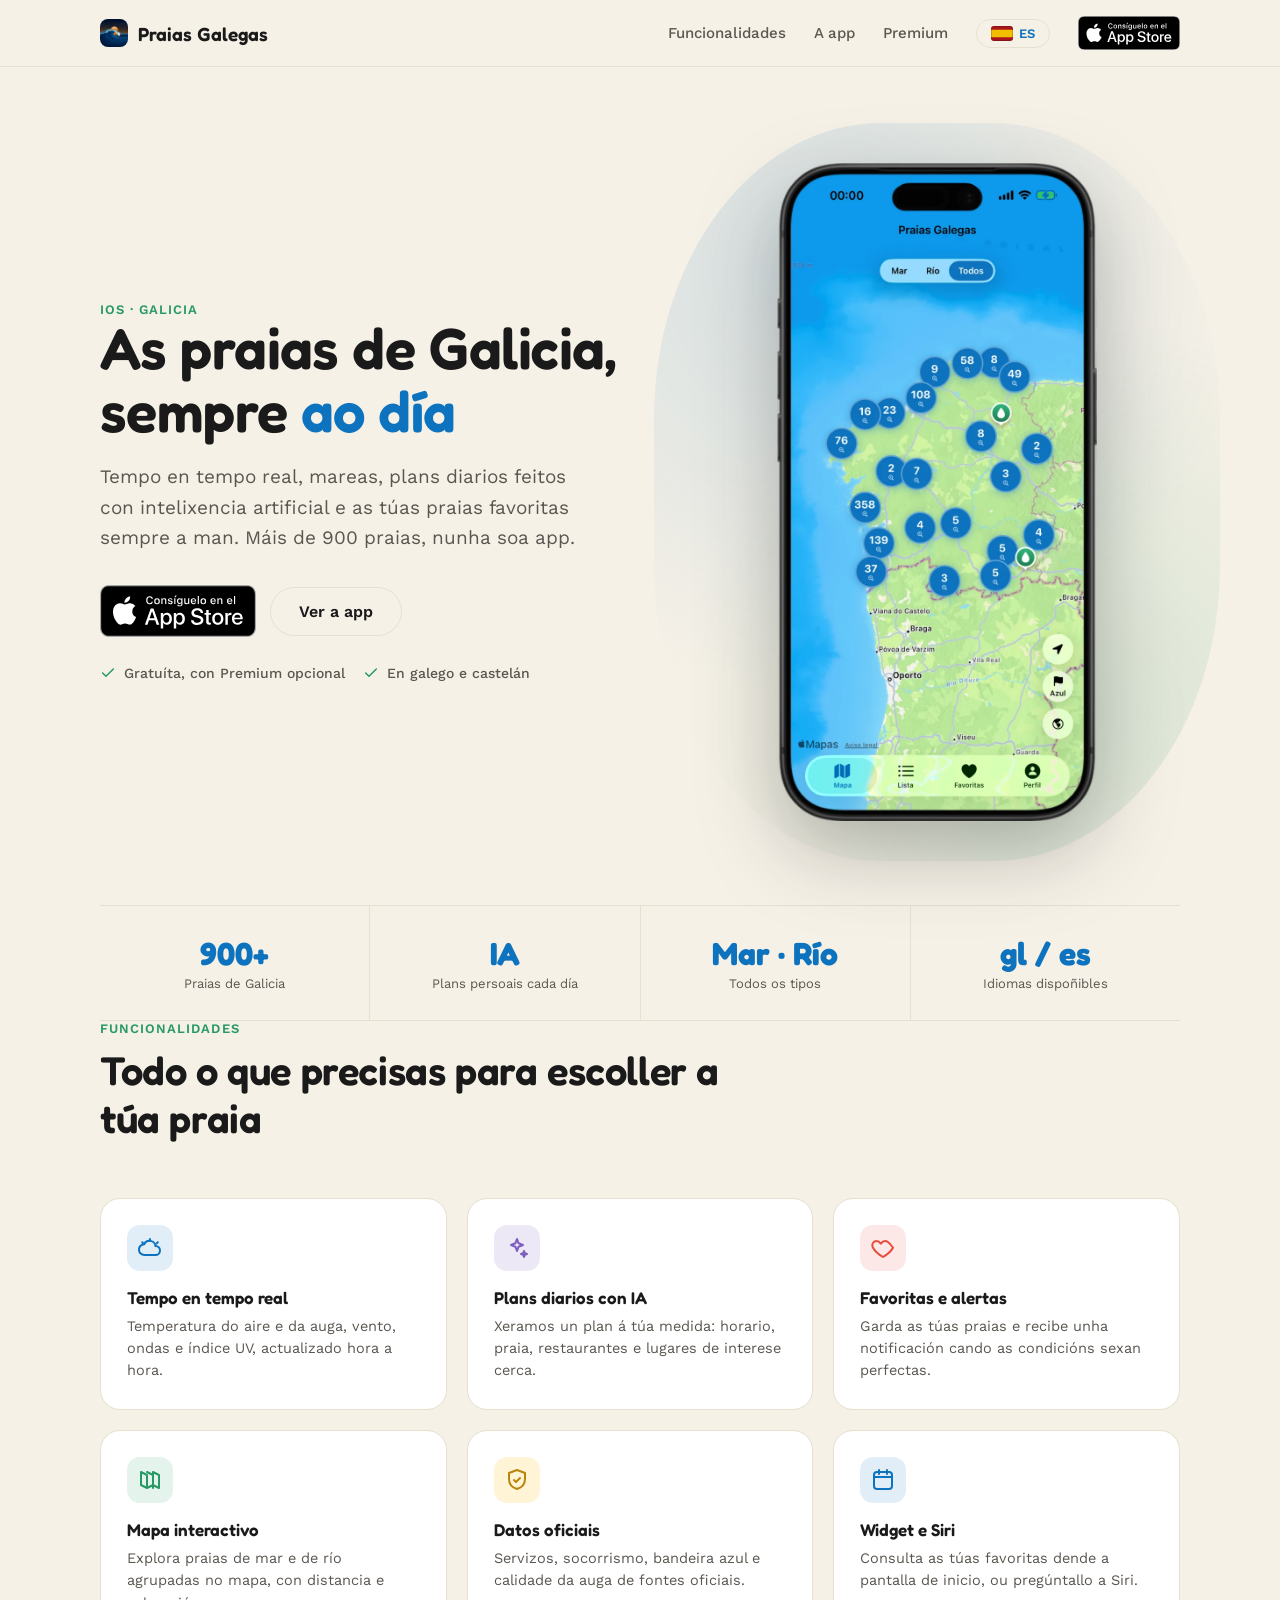
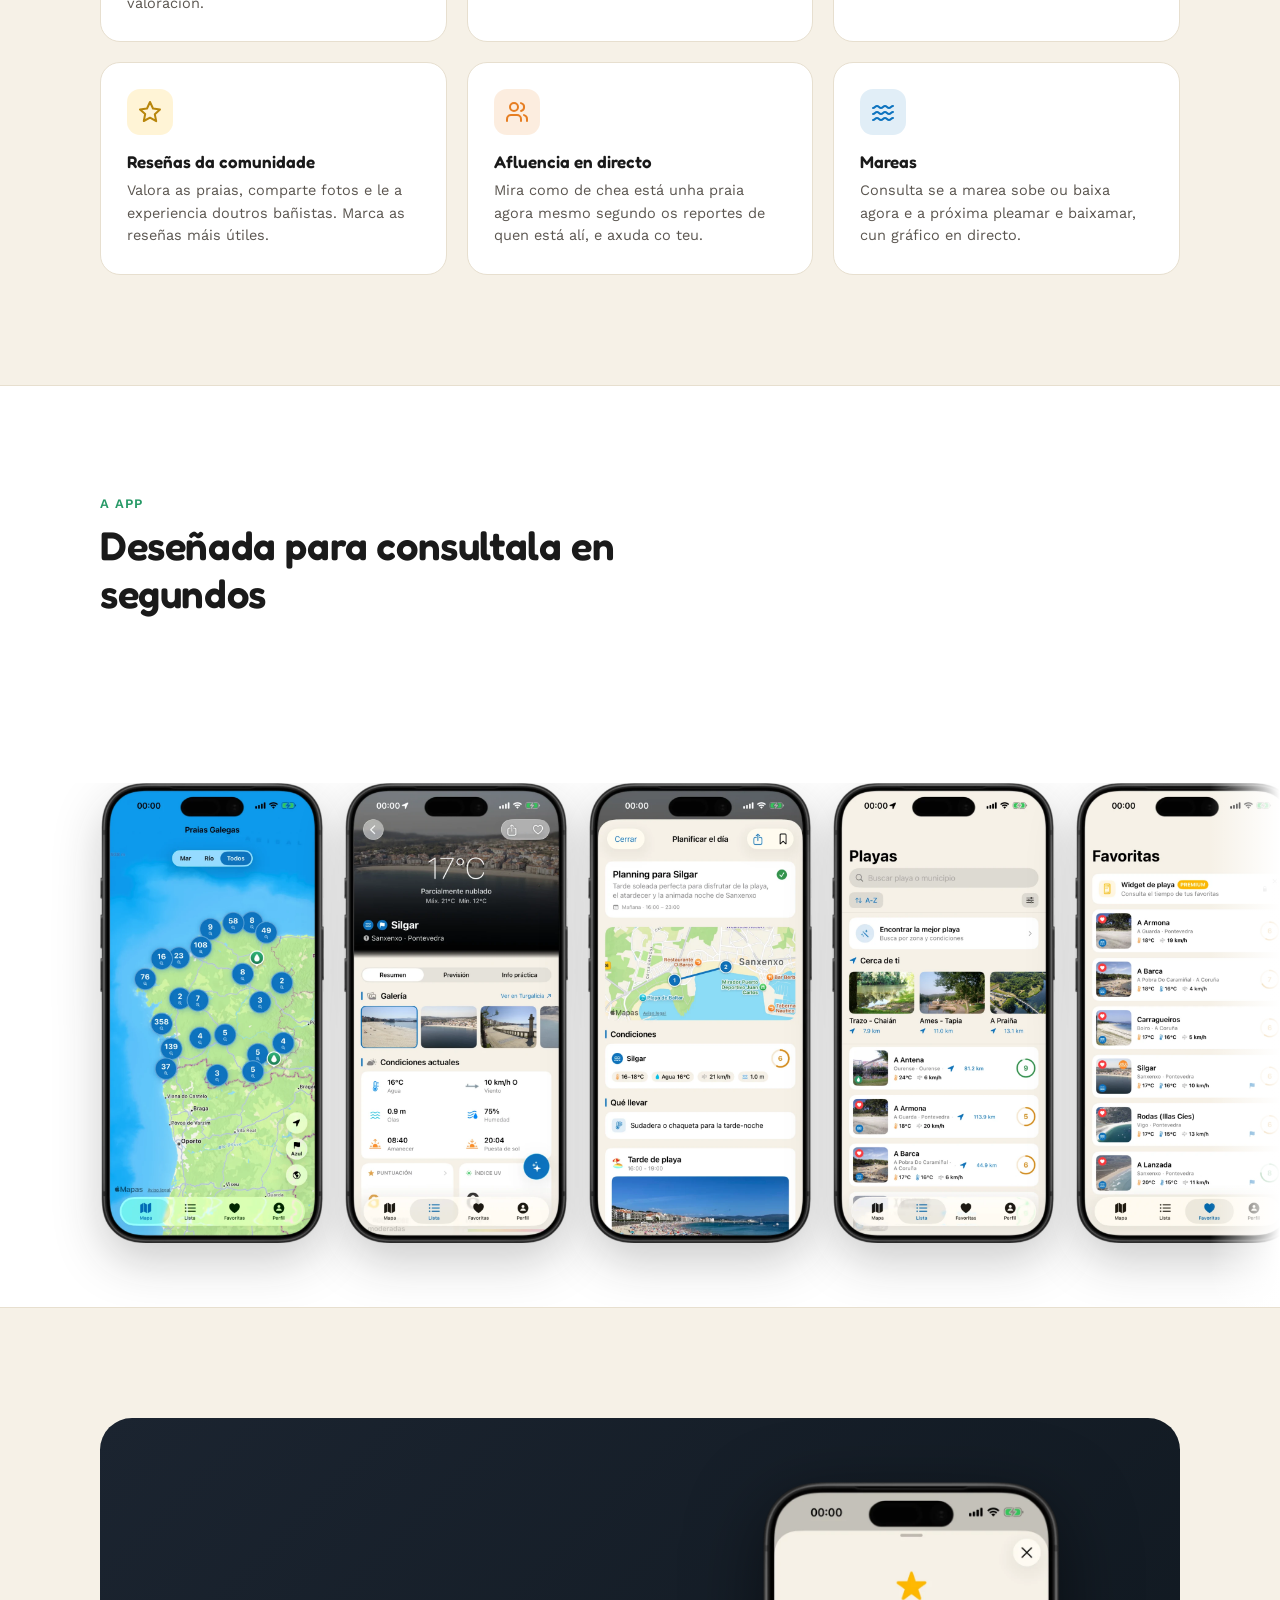
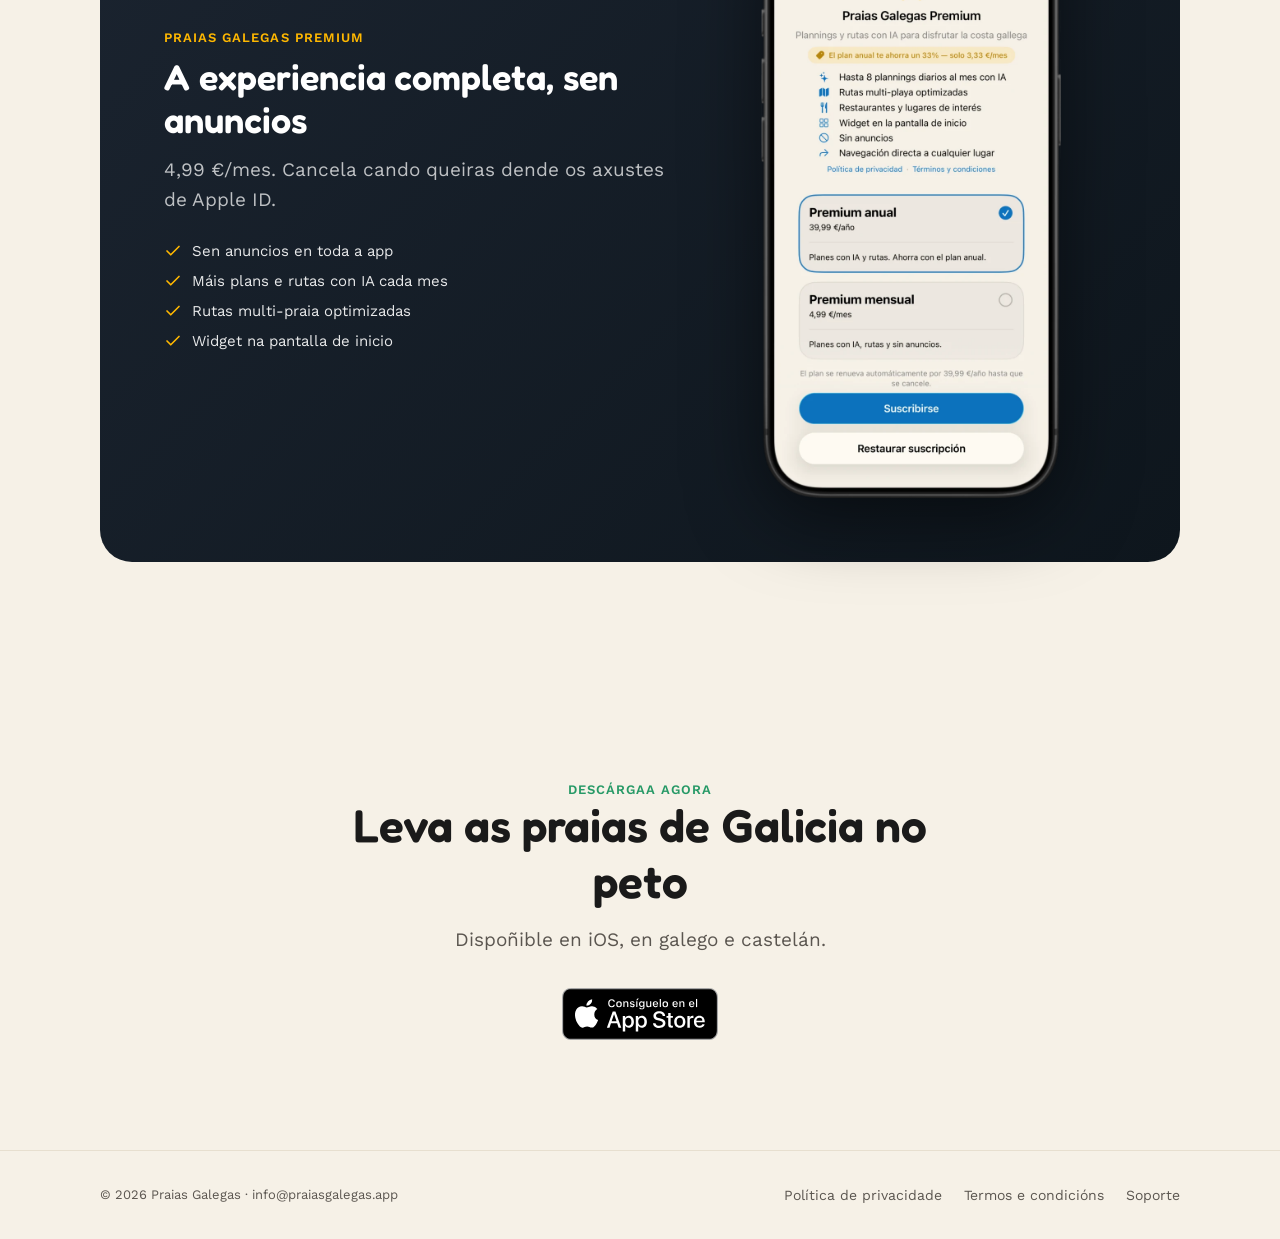
<file: index.html>
<!doctype html>
<html lang="gl">
<head>
<meta charset="utf-8">
<meta name="viewport" content="width=device-width, initial-scale=1.0">
<title>Praias Galegas — as mellores praias de Galicia na túa man</title>
<meta name="description" content="Tempo en tempo real, mareas, plans diarios con IA e as túas praias favoritas. Máis de 900 praias de Galicia, nunha soa app para iOS.">
<link rel="canonical" href="https://praiasgalegas.app/">
<link rel="alternate" hreflang="gl" href="https://praiasgalegas.app/">
<link rel="alternate" hreflang="es" href="https://praiasgalegas.app/index-es.html">
<link rel="icon" type="image/png" href="img/favicon-32.png">
<link rel="apple-touch-icon" href="img/apple-touch-icon.png">
<meta property="og:type" content="website">
<meta property="og:title" content="Praias Galegas — as mellores praias de Galicia na túa man">
<meta property="og:description" content="Tempo en tempo real, mareas, plans diarios con IA e as túas praias favoritas. Máis de 900 praias de Galicia, nunha soa app para iOS.">
<meta property="og:image" content="https://praiasgalegas.app/img/og-image.jpg">
<meta property="og:url" content="https://praiasgalegas.app/">
<meta name="twitter:card" content="summary_large_image">
<link rel="stylesheet" href="https://fonts.googleapis.com/css2?family=Fredoka:wght@500;600;700&family=Work+Sans:wght@400;500;600;700&display=swap">
<style>
  :root{
    --cream:#F6F1E7; --white:#FFFFFF; --ink:#1A1A1A; --ink-soft:#5B5650;
    --ocean:#0D73BF; --ocean-dark:#095A97; --sea:#269966; --gold:#FFB800; --line:#E7DFCF;
  }
  *{box-sizing:border-box}
  html{overflow-x:hidden;scroll-behavior:smooth}
  body{margin:0;background:var(--cream);color:var(--ink);font-family:'Work Sans',sans-serif;-webkit-font-smoothing:antialiased;overflow-x:hidden}
  .wrap[id]{scroll-margin-top:80px}
  h1,h2,h3{font-family:'Fredoka',sans-serif;font-weight:600;margin:0;color:var(--ink)}
  p{margin:0}
  a{text-decoration:none;color:inherit}
  img{max-width:100%}
  .wrap{max-width:1160px;margin:0 auto;padding-inline:clamp(20px,4vw,40px)}
  .btn{display:inline-flex;align-items:center;justify-content:center;gap:8px;font-family:'Work Sans',sans-serif;font-weight:600;font-size:16px;padding:14px 28px;border-radius:999px;border:none;cursor:pointer;transition:transform .15s ease,background .15s ease}
  .btn:hover{transform:translateY(-1px)}
  .btn-ghost{background:transparent;color:var(--ink);border:1.5px solid var(--line)}
  .btn-ghost:hover{border-color:var(--ocean);color:var(--ocean)}
  .badge{display:inline-flex;transition:transform .15s ease}
  .badge:hover{transform:translateY(-1px)}
  .badge img{display:block;height:100%;width:auto}
  .badge-sm{height:34px}
  .badge-lg{height:52px}
  section{padding-block:clamp(56px,9vw,110px)}
  .eyebrow{font-size:13px;font-weight:600;letter-spacing:.08em;text-transform:uppercase;color:var(--sea)}
  .lead{font-size:clamp(17px,1.6vw,19px);color:var(--ink-soft);line-height:1.6}
  header{position:sticky;top:0;z-index:20;background:rgba(246,241,231,.85);backdrop-filter:blur(10px);border-bottom:1px solid var(--line)}
  .header-row{display:flex;align-items:center;justify-content:space-between;padding-block:16px}
  .brand{display:flex;align-items:center;gap:10px;font-family:'Fredoka',sans-serif;font-weight:600;font-size:19px}
  .brand-logo{width:28px;height:28px;border-radius:8px;display:block}
  nav{display:flex;align-items:center;gap:28px}
  nav a.navlink{font-size:15px;font-weight:500;color:var(--ink-soft)}
  nav a.navlink:hover{color:var(--ocean)}
  .nav-links{display:flex;gap:28px}
  @media (max-width:760px){ .nav-links{display:none} }
  .lang-switch{display:inline-flex;align-items:center;gap:6px;font-weight:600;font-size:13px;color:var(--ocean);border:1px solid var(--line);border-radius:999px;padding:6px 14px;white-space:nowrap}
  .lang-switch svg{display:block;flex:none}
  .lang-switch:hover{border-color:var(--ocean);background:rgba(13,115,191,.06)}
  .hero{padding-top:clamp(56px,9vw,96px)}
  .hero-grid{display:grid;grid-template-columns:1.05fr .95fr;gap:56px;align-items:center}
  @media (max-width:900px){ .hero-grid{grid-template-columns:1fr;gap:40px;text-align:center} .hero-actions{justify-content:center} .hero-badges{justify-content:center} }
  .hero h1{font-size:clamp(34px,4.6vw,58px);line-height:1.08;letter-spacing:-.01em}
  .hero .accent{color:var(--ocean)}
  .hero-lead{margin-top:20px;max-width:480px}
  @media (max-width:900px){ .hero-lead{max-width:560px;margin-inline:auto} }
  .hero-actions{display:flex;gap:14px;margin-top:32px;flex-wrap:wrap;align-items:center}
  .hero-badges{display:flex;gap:18px;margin-top:28px;flex-wrap:wrap;align-items:center}
  .hero-badge{display:flex;align-items:center;gap:8px;font-size:14px;color:var(--ink-soft);font-weight:500}
  .hero-badge svg{flex:none;color:var(--sea)}
  .hero-visual{position:relative;display:flex;justify-content:center}
  .hero-visual img{width:min(320px,80vw);filter:drop-shadow(0 30px 40px rgba(20,20,20,.28))}
  .hero-blob{position:absolute;inset:-40px;background:radial-gradient(circle at 30% 20%, rgba(13,115,191,.14), transparent 60%),radial-gradient(circle at 75% 80%, rgba(38,153,102,.14), transparent 55%);z-index:-1;border-radius:40%}
  .stats{display:flex;gap:0;border-top:1px solid var(--line);border-bottom:1px solid var(--line);margin-top:clamp(48px,7vw,84px)}
  .stat{flex:1;padding:28px 12px;text-align:center;border-right:1px solid var(--line)}
  .stat:last-child{border-right:none}
  .stat b{display:block;font-family:'Fredoka',sans-serif;font-size:clamp(24px,3vw,32px);color:var(--ocean)}
  .stat span{font-size:13px;color:var(--ink-soft)}
  @media (max-width:640px){ .stats{flex-wrap:wrap} .stat{flex:1 1 50%;border-right:none;border-bottom:1px solid var(--line)} }
  .section-head{max-width:640px;margin-bottom:clamp(36px,5vw,56px)}
  .section-head h2{font-size:clamp(28px,3.4vw,40px);margin-top:10px;letter-spacing:-.01em}
  .features{display:grid;grid-template-columns:repeat(3,1fr);gap:20px}
  @media (max-width:900px){ .features{grid-template-columns:repeat(2,1fr)} }
  @media (max-width:600px){ .features{grid-template-columns:1fr} }
  .card{background:var(--white);border:1px solid var(--line);border-radius:20px;padding:26px;transition:transform .18s ease,box-shadow .18s ease}
  .card:hover{transform:translateY(-4px);box-shadow:0 18px 36px -20px rgba(20,20,20,.25)}
  .card-icon{width:46px;height:46px;border-radius:13px;display:flex;align-items:center;justify-content:center;margin-bottom:16px}
  .card h3{font-size:17px;margin-bottom:8px}
  .card p{font-size:14.5px;color:var(--ink-soft);line-height:1.55}
  .section-alt{background:var(--white);border-block:1px solid var(--line)}
  .gallery-outer{position:relative}
  .gallery-outer::after{content:'';position:absolute;top:0;right:0;bottom:0;width:70px;background:linear-gradient(to right, transparent, var(--white));pointer-events:none}
  @media (max-width:640px){ .gallery-outer::after{width:36px} }
  .gallery-wrap{overflow-x:auto;max-width:100%;padding-inline:clamp(20px,4vw,40px);scrollbar-width:none}
  .gallery-wrap::-webkit-scrollbar{display:none}
  .gallery{display:flex;gap:20px;width:max-content;padding-bottom:clamp(40px,6vw,64px)}
  .gallery img{height:460px;width:auto;filter:drop-shadow(0 18px 24px rgba(20,20,20,.22))}
  @media (max-width:640px){ .gallery img{height:360px} }
  .premium{background:linear-gradient(135deg,#1B2430,#0E161D);border-radius:32px;padding:clamp(36px,6vw,64px);display:grid;grid-template-columns:1.1fr .9fr;gap:40px;align-items:center;color:#fff}
  @media (max-width:900px){ .premium{grid-template-columns:1fr;text-align:center} .premium-list{align-items:center} }
  .premium .eyebrow{color:var(--gold)}
  .premium h2{color:#fff;font-size:clamp(26px,3.2vw,36px);margin-top:10px}
  .premium p.lead{color:rgba(255,255,255,.72);margin-top:14px}
  .premium-list{list-style:none;margin:26px 0 0;padding:0;display:flex;flex-direction:column;gap:12px}
  .premium-list li{display:flex;align-items:center;gap:10px;font-size:15px;color:rgba(255,255,255,.9)}
  .premium-list svg{flex:none;color:var(--gold)}
  .premium img{width:100%;max-width:300px;justify-self:center;filter:drop-shadow(0 20px 36px rgba(0,0,0,.5))}
  .final-cta{text-align:center}
  .final-cta h2{font-size:clamp(30px,4vw,46px);max-width:640px;margin-inline:auto}
  .final-cta .lead{max-width:480px;margin:16px auto 0}
  .final-cta .hero-actions{justify-content:center}
  footer{border-top:1px solid var(--line);padding-block:36px}
  .footer-row{display:flex;justify-content:space-between;align-items:center;flex-wrap:wrap;gap:16px}
  .footer-links{display:flex;gap:22px;flex-wrap:wrap}
  .footer-links a{font-size:14px;color:var(--ink-soft)}
  .footer-links a:hover{color:var(--ocean)}
  .footer-copy{font-size:13px;color:var(--ink-soft)}
</style>
</head>
<body>

<header>
  <div class="wrap header-row">
    <div class="brand"><img class="brand-logo" src="img/logo.png" alt=""> Praias Galegas</div>
    <nav>
      <div class="nav-links">
        <a class="navlink" href="#funcionalidades">Funcionalidades</a>
        <a class="navlink" href="#capturas">A app</a>
        <a class="navlink" href="#premium">Premium</a>
      </div>
      <a class="lang-switch" href="index-es.html" hreflang="es" title="ES"><svg width="22" height="15" viewBox="0 0 22 15" aria-hidden="true"><defs><clipPath id="fl"><rect width="22" height="15" rx="3"/></clipPath></defs><g clip-path="url(#fl)"><rect width="22" height="15" fill="#AA151B"/><rect y="3.75" width="22" height="7.5" fill="#F1BF00"/></g><rect x=".5" y=".5" width="21" height="14" rx="2.5" fill="none" stroke="rgba(0,0,0,.18)"/></svg>ES</a>
      <a href="https://apps.apple.com/es/app/praias-galegas/id6785082941" class="badge badge-sm" aria-label="Descarga Praias Galegas na App Store"><img src="img/appstore-badge.svg" alt="Descárgao na App Store"></a>
    </nav>
  </div>
</header>

<div class="wrap hero">
  <div class="hero-grid">
    <div>
      <p class="eyebrow">iOS · Galicia</p>
      <h1>As praias de Galicia,<br>sempre <span class="accent">ao día</span></h1>
      <p class="lead hero-lead">Tempo en tempo real, mareas, plans diarios feitos con intelixencia artificial e as túas praias favoritas sempre a man. Máis de 900 praias, nunha soa app.</p>
      <div class="hero-actions">
        <a href="https://apps.apple.com/es/app/praias-galegas/id6785082941" class="badge badge-lg" aria-label="Descarga Praias Galegas na App Store"><img src="img/appstore-badge.svg" alt="Descárgao na App Store"></a>
        <a href="#capturas" class="btn btn-ghost">Ver a app</a>
      </div>
      <div class="hero-badges">
        <div class="hero-badge"><svg width="16" height="16" viewBox="0 0 24 24" fill="none" stroke="currentColor" stroke-width="2.2" stroke-linecap="round" stroke-linejoin="round"><path d="M20 6 9 17l-5-5"/></svg> Gratuíta, con Premium opcional</div>
        <div class="hero-badge"><svg width="16" height="16" viewBox="0 0 24 24" fill="none" stroke="currentColor" stroke-width="2.2" stroke-linecap="round" stroke-linejoin="round"><path d="M20 6 9 17l-5-5"/></svg> En galego e castelán</div>
      </div>
    </div>
    <div class="hero-visual">
      <div class="hero-blob"></div>
      <img src="img/01-mapa.webp" alt="Mapa con máis de 900 praias de Galicia na app Praias Galegas">
    </div>
  </div>

  <div class="stats">
    <div class="stat"><b>900+</b><span>Praias de Galicia</span></div>
    <div class="stat"><b>IA</b><span>Plans persoais cada día</span></div>
    <div class="stat"><b>Mar · Río</b><span>Todos os tipos</span></div>
    <div class="stat"><b>gl / es</b><span>Idiomas dispoñibles</span></div>
  </div>
</div>

<div class="wrap" id="funcionalidades">
  <section style="padding-top:0;">
    <div class="section-head">
      <p class="eyebrow">Funcionalidades</p>
      <h2>Todo o que precisas para escoller a túa praia</h2>
    </div>
    <div class="features">
      <div class="card">
        <div class="card-icon" style="background:rgba(13,115,191,.12);">
          <svg width="24" height="24" viewBox="0 0 24 24" fill="none" stroke="#0D73BF" stroke-width="2" stroke-linecap="round" stroke-linejoin="round"><path d="M17.5 19a4.5 4.5 0 0 0 0-9 6 6 0 0 0-11.4-1.7A4.5 4.5 0 0 0 6.5 19h11Z"/><path d="M12 3v2M4.2 6.2l1.4 1.4M19.8 6.2l-1.4 1.4"/></svg>
        </div>
        <h3>Tempo en tempo real</h3>
        <p>Temperatura do aire e da auga, vento, ondas e índice UV, actualizado hora a hora.</p>
      </div>
      <div class="card">
        <div class="card-icon" style="background:rgba(124,92,191,.14);">
          <svg width="24" height="24" viewBox="0 0 24 24" fill="none" stroke="#7C5CBF" stroke-width="2" stroke-linecap="round" stroke-linejoin="round"><path d="m12 3 1.6 4.3L18 9l-4.4 1.7L12 15l-1.6-4.3L6 9l4.4-1.7L12 3Z"/><path d="M19 15l.8 2.2L22 18l-2.2.8L19 21l-.8-2.2L16 18l2.2-.8L19 15Z"/></svg>
        </div>
        <h3>Plans diarios con IA</h3>
        <p>Xeramos un plan á túa medida: horario, praia, restaurantes e lugares de interese cerca.</p>
      </div>
      <div class="card">
        <div class="card-icon" style="background:rgba(231,76,60,.12);">
          <svg width="24" height="24" viewBox="0 0 24 24" fill="none" stroke="#E74C3C" stroke-width="2" stroke-linecap="round" stroke-linejoin="round"><path d="M12 21s-7.5-4.6-10-9.3C.4 8.4 2 5 5.4 5c2 0 3.4 1.2 4.4 2.6C10.8 6.2 12.2 5 14.2 5 17.6 5 19.2 8.4 22 11.7 19.5 16.4 12 21 12 21Z"/></svg>
        </div>
        <h3>Favoritas e alertas</h3>
        <p>Garda as túas praias e recibe unha notificación cando as condicións sexan perfectas.</p>
      </div>
      <div class="card">
        <div class="card-icon" style="background:rgba(38,153,102,.12);">
          <svg width="24" height="24" viewBox="0 0 24 24" fill="none" stroke="#269966" stroke-width="2" stroke-linecap="round" stroke-linejoin="round"><path d="M9 20 3 17V4l6 3m0 13 6-3m-6 3V7m6 10 6 3V7l-6-3m0 16V4m0 3-6-3"/></svg>
        </div>
        <h3>Mapa interactivo</h3>
        <p>Explora praias de mar e de río agrupadas no mapa, con distancia e valoración.</p>
      </div>
      <div class="card">
        <div class="card-icon" style="background:rgba(255,184,0,.16);">
          <svg width="24" height="24" viewBox="0 0 24 24" fill="none" stroke="#B8860B" stroke-width="2" stroke-linecap="round" stroke-linejoin="round"><path d="M12 2 4 5v6c0 5 3.4 8.6 8 10 4.6-1.4 8-5 8-10V5l-8-3Z"/><path d="m9 12 2 2 4-4"/></svg>
        </div>
        <h3>Datos oficiais</h3>
        <p>Servizos, socorrismo, bandeira azul e calidade da auga de fontes oficiais.</p>
      </div>
      <div class="card">
        <div class="card-icon" style="background:rgba(13,115,191,.12);">
          <svg width="24" height="24" viewBox="0 0 24 24" fill="none" stroke="#0D73BF" stroke-width="2" stroke-linecap="round" stroke-linejoin="round"><rect x="3" y="4" width="18" height="17" rx="3"/><path d="M8 2v4M16 2v4M3 9h18"/></svg>
        </div>
        <h3>Widget e Siri</h3>
        <p>Consulta as túas favoritas dende a pantalla de inicio, ou pregúntallo a Siri.</p>
      </div>
      <div class="card">
        <div class="card-icon" style="background:rgba(255,184,0,.16);">
          <svg width="24" height="24" viewBox="0 0 24 24" fill="none" stroke="#B8860B" stroke-width="2" stroke-linecap="round" stroke-linejoin="round"><path d="m12 2 3 6.5 7 .9-5.2 4.8 1.4 7-6.2-3.5L5.8 21l1.4-7L2 9.4l7-.9L12 2Z"/></svg>
        </div>
        <h3>Reseñas da comunidade</h3>
        <p>Valora as praias, comparte fotos e le a experiencia doutros bañistas. Marca as reseñas máis útiles.</p>
      </div>
      <div class="card">
        <div class="card-icon" style="background:rgba(230,126,34,.14);">
          <svg width="24" height="24" viewBox="0 0 24 24" fill="none" stroke="#E67E22" stroke-width="2" stroke-linecap="round" stroke-linejoin="round"><path d="M16 21v-2a4 4 0 0 0-4-4H6a4 4 0 0 0-4 4v2"/><circle cx="9" cy="7" r="4"/><path d="M22 21v-2a4 4 0 0 0-3-3.9M16 3.1a4 4 0 0 1 0 7.8"/></svg>
        </div>
        <h3>Afluencia en directo</h3>
        <p>Mira como de chea está unha praia agora mesmo segundo os reportes de quen está alí, e axuda co teu.</p>
      </div>
      <div class="card">
        <div class="card-icon" style="background:rgba(13,115,191,.12);">
          <svg width="24" height="24" viewBox="0 0 24 24" fill="none" stroke="#0D73BF" stroke-width="2" stroke-linecap="round" stroke-linejoin="round"><path d="M2 8c2 0 2-2 4-2s2 2 4 2 2-2 4-2 2 2 4 2 2-2 4-2M2 14c2 0 2-2 4-2s2 2 4 2 2-2 4-2 2 2 4 2 2-2 4-2M2 20c2 0 2-2 4-2s2 2 4 2 2-2 4-2 2 2 4 2 2-2 4-2"/></svg>
        </div>
        <h3>Mareas</h3>
        <p>Consulta se a marea sobe ou baixa agora e a próxima pleamar e baixamar, cun gráfico en directo.</p>
      </div>
    </div>
  </section>
</div>

<div class="section-alt">
  <div class="wrap" id="capturas">
    <section>
      <div class="section-head">
        <p class="eyebrow">A app</p>
        <h2>Deseñada para consultala en segundos</h2>
      </div>
    </section>
  </div>
  <div class="gallery-outer">
    <div class="gallery-wrap">
      <div class="gallery wrap">
        <img src="img/01-mapa.webp" alt="Mapa con máis de 900 praias de Galicia">
        <img src="img/02-tempo.webp" alt="Tempo en tempo real na ficha de cada praia">
        <img src="img/03-planning.webp" alt="Plans diarios xerados con intelixencia artificial">
        <img src="img/04-lista.webp" alt="Lista de praias preto de ti">
        <img src="img/05-favoritas.webp" alt="As túas praias favoritas">
        <img src="img/06-premium.webp" alt="Praias Galegas Premium, sen anuncios">
      </div>
    </div>
  </div>
</div>

<div class="wrap" id="premium">
  <section>
    <div class="premium">
      <div>
        <p class="eyebrow">Praias Galegas Premium</p>
        <h2>A experiencia completa, sen anuncios</h2>
        <p class="lead">4,99&nbsp;€/mes. Cancela cando queiras dende os axustes de Apple ID.</p>
        <ul class="premium-list">
          <li><svg width="18" height="18" viewBox="0 0 24 24" fill="none" stroke="currentColor" stroke-width="2.2" stroke-linecap="round" stroke-linejoin="round"><path d="M20 6 9 17l-5-5"/></svg> Sen anuncios en toda a app</li>
          <li><svg width="18" height="18" viewBox="0 0 24 24" fill="none" stroke="currentColor" stroke-width="2.2" stroke-linecap="round" stroke-linejoin="round"><path d="M20 6 9 17l-5-5"/></svg> Máis plans e rutas con IA cada mes</li>
          <li><svg width="18" height="18" viewBox="0 0 24 24" fill="none" stroke="currentColor" stroke-width="2.2" stroke-linecap="round" stroke-linejoin="round"><path d="M20 6 9 17l-5-5"/></svg> Rutas multi-praia optimizadas</li>
          <li><svg width="18" height="18" viewBox="0 0 24 24" fill="none" stroke="currentColor" stroke-width="2.2" stroke-linecap="round" stroke-linejoin="round"><path d="M20 6 9 17l-5-5"/></svg> Widget na pantalla de inicio</li>
        </ul>
      </div>
      <img src="img/06-premium.webp" alt="Praias Galegas Premium">
    </div>
  </section>
</div>

<div class="wrap">
  <section class="final-cta">
    <p class="eyebrow">Descárgaa agora</p>
    <h2>Leva as praias de Galicia no peto</h2>
    <p class="lead">Dispoñible en iOS, en galego e castelán.</p>
    <div class="hero-actions">
      <a href="https://apps.apple.com/es/app/praias-galegas/id6785082941" class="badge badge-lg" aria-label="Descarga Praias Galegas na App Store"><img src="img/appstore-badge.svg" alt="Descárgao na App Store"></a>
    </div>
  </section>
</div>

<footer>
  <div class="wrap footer-row">
    <div class="footer-copy">© 2026 Praias Galegas · info@praiasgalegas.app</div>
    <div class="footer-links">
      <a href="privacidade.html">Política de privacidade</a>
      <a href="termos.html">Termos e condicións</a>
      <a href="soporte-gl.html">Soporte</a>
    </div>
  </div>
</footer>

</body>
</html>
</file>
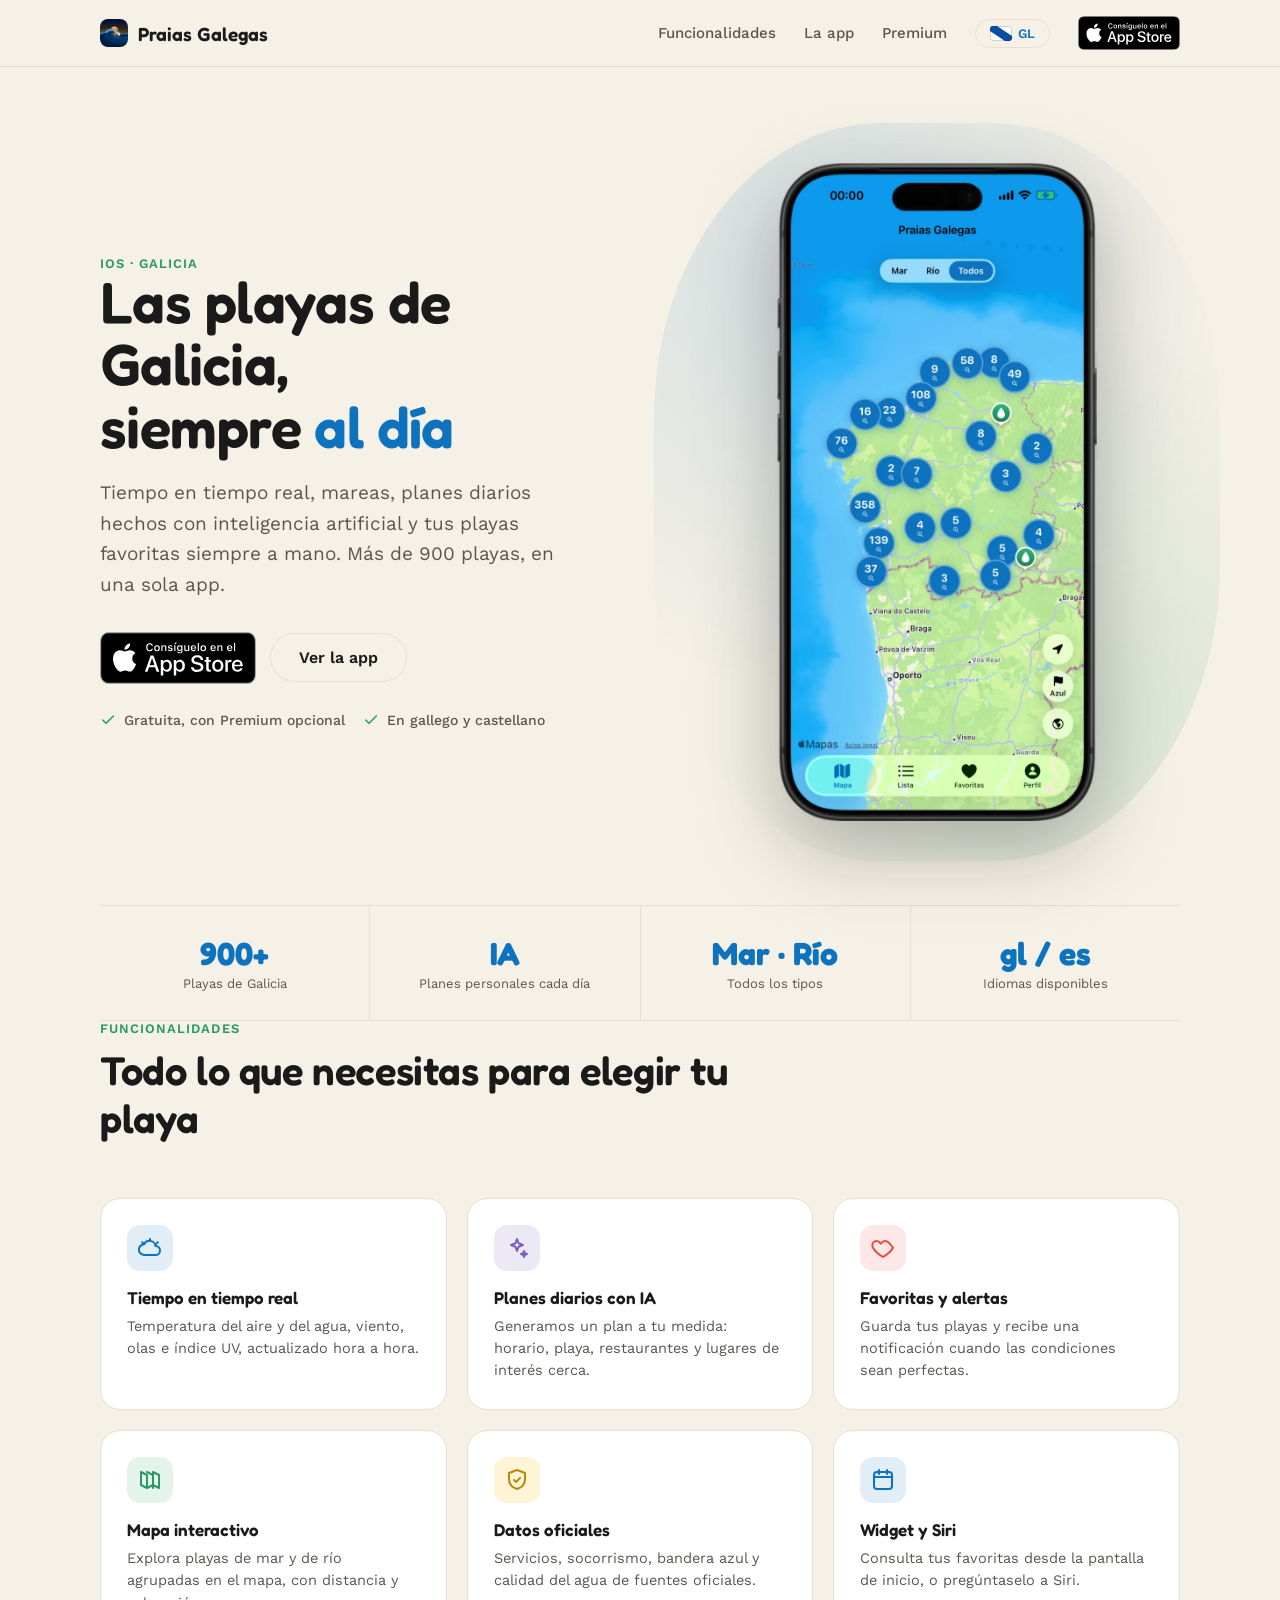
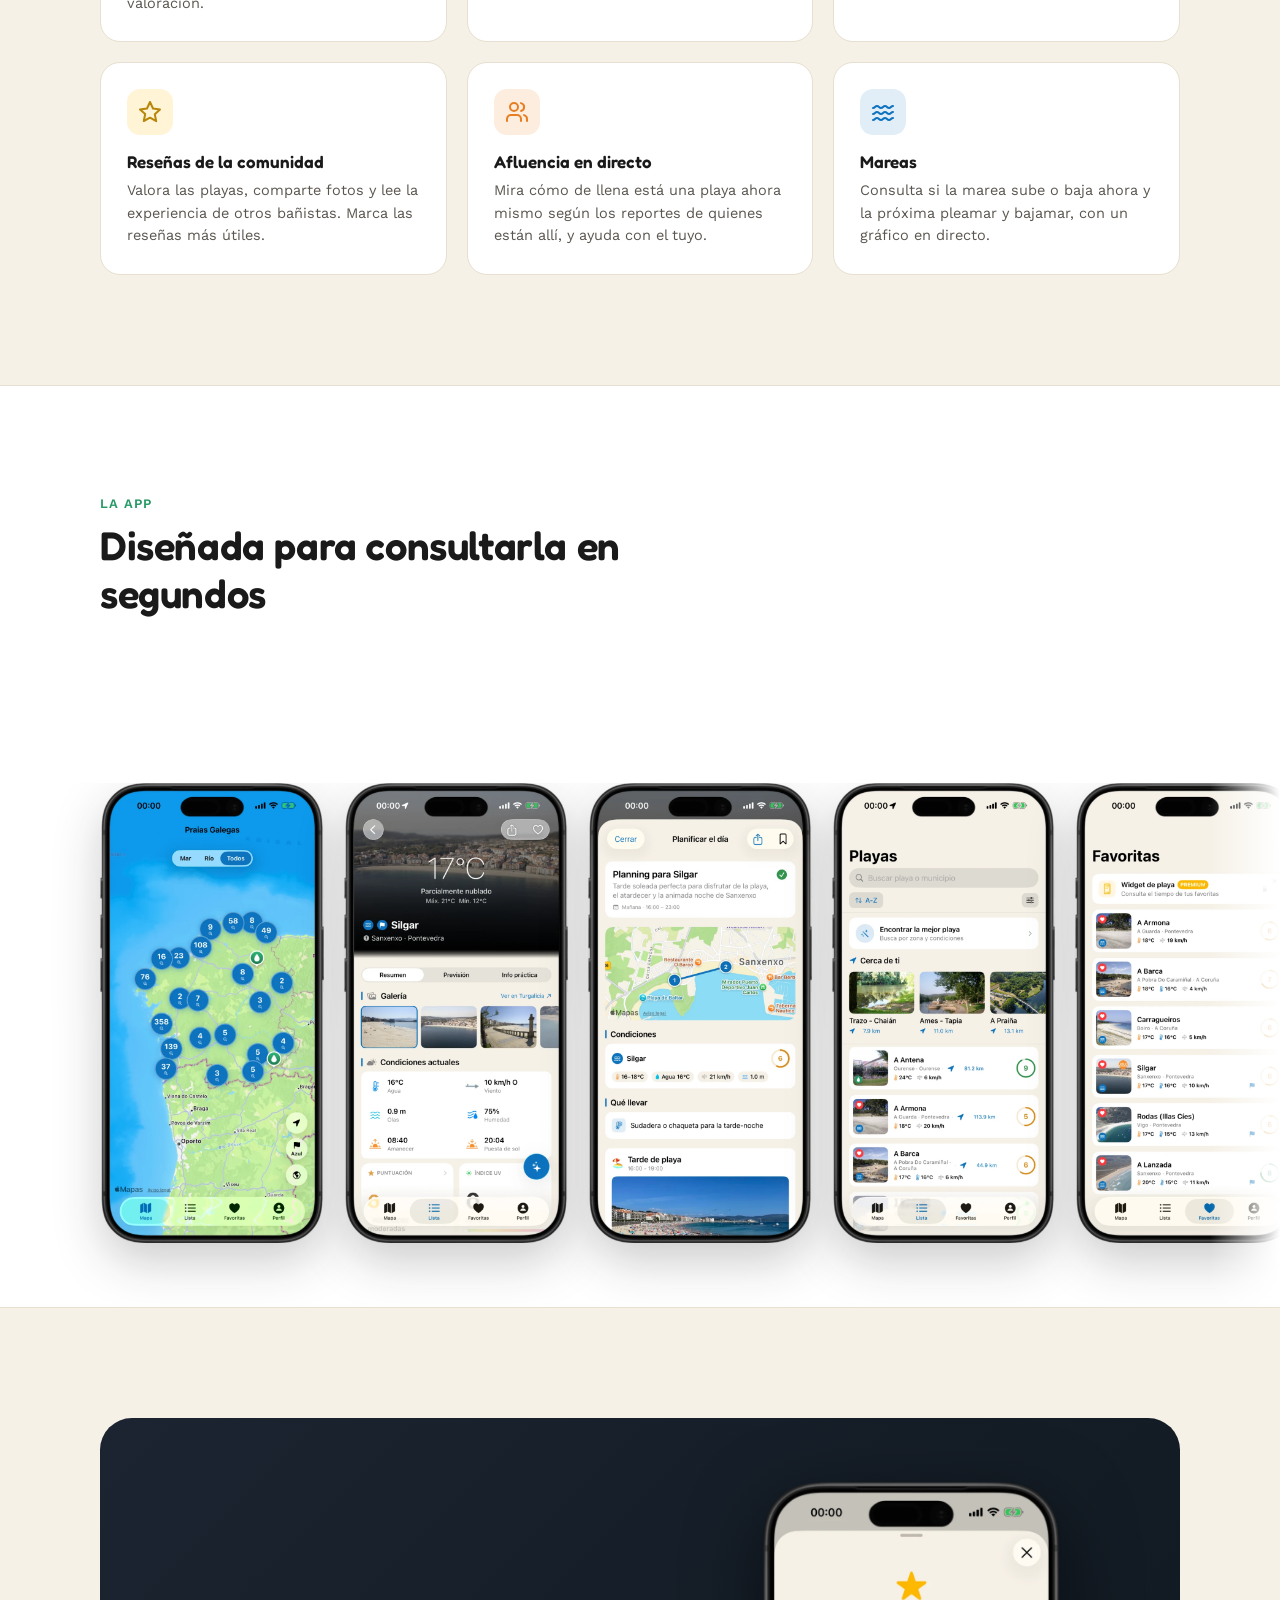
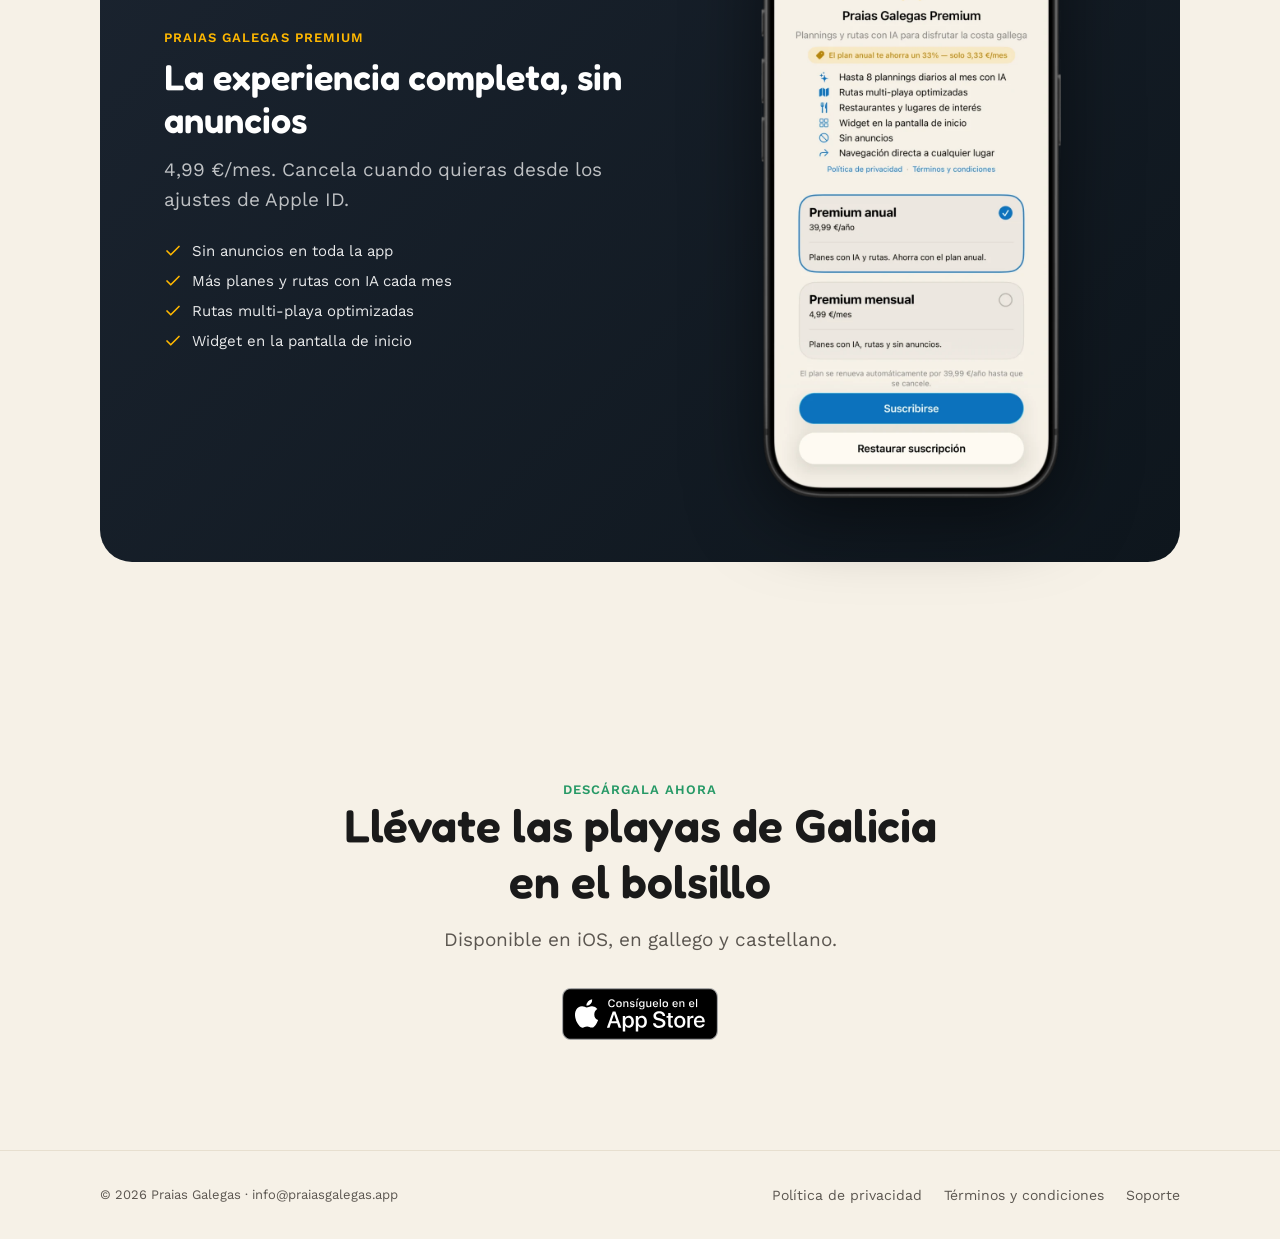
<file: index-es.html>
<!doctype html>
<html lang="es">
<head>
<meta charset="utf-8">
<meta name="viewport" content="width=device-width, initial-scale=1.0">
<title>Praias Galegas — las mejores playas de Galicia en tu mano</title>
<meta name="description" content="Tiempo en tiempo real, mareas, planes diarios con IA y tus playas favoritas. Más de 900 playas de Galicia, en una sola app para iOS.">
<link rel="canonical" href="https://praiasgalegas.app/index-es.html">
<link rel="alternate" hreflang="gl" href="https://praiasgalegas.app/">
<link rel="alternate" hreflang="es" href="https://praiasgalegas.app/index-es.html">
<link rel="icon" type="image/png" href="img/favicon-32.png">
<link rel="apple-touch-icon" href="img/apple-touch-icon.png">
<meta property="og:type" content="website">
<meta property="og:title" content="Praias Galegas — las mejores playas de Galicia en tu mano">
<meta property="og:description" content="Tiempo en tiempo real, mareas, planes diarios con IA y tus playas favoritas. Más de 900 playas de Galicia, en una sola app para iOS.">
<meta property="og:image" content="https://praiasgalegas.app/img/og-image.jpg">
<meta property="og:url" content="https://praiasgalegas.app/index-es.html">
<meta name="twitter:card" content="summary_large_image">
<link rel="stylesheet" href="https://fonts.googleapis.com/css2?family=Fredoka:wght@500;600;700&family=Work+Sans:wght@400;500;600;700&display=swap">
<style>
  :root{
    --cream:#F6F1E7; --white:#FFFFFF; --ink:#1A1A1A; --ink-soft:#5B5650;
    --ocean:#0D73BF; --ocean-dark:#095A97; --sea:#269966; --gold:#FFB800; --line:#E7DFCF;
  }
  *{box-sizing:border-box}
  html{overflow-x:hidden;scroll-behavior:smooth}
  body{margin:0;background:var(--cream);color:var(--ink);font-family:'Work Sans',sans-serif;-webkit-font-smoothing:antialiased;overflow-x:hidden}
  .wrap[id]{scroll-margin-top:80px}
  h1,h2,h3{font-family:'Fredoka',sans-serif;font-weight:600;margin:0;color:var(--ink)}
  p{margin:0}
  a{text-decoration:none;color:inherit}
  img{max-width:100%}
  .wrap{max-width:1160px;margin:0 auto;padding-inline:clamp(20px,4vw,40px)}
  .btn{display:inline-flex;align-items:center;justify-content:center;gap:8px;font-family:'Work Sans',sans-serif;font-weight:600;font-size:16px;padding:14px 28px;border-radius:999px;border:none;cursor:pointer;transition:transform .15s ease,background .15s ease}
  .btn:hover{transform:translateY(-1px)}
  .btn-ghost{background:transparent;color:var(--ink);border:1.5px solid var(--line)}
  .btn-ghost:hover{border-color:var(--ocean);color:var(--ocean)}
  .badge{display:inline-flex;transition:transform .15s ease}
  .badge:hover{transform:translateY(-1px)}
  .badge img{display:block;height:100%;width:auto}
  .badge-sm{height:34px}
  .badge-lg{height:52px}
  section{padding-block:clamp(56px,9vw,110px)}
  .eyebrow{font-size:13px;font-weight:600;letter-spacing:.08em;text-transform:uppercase;color:var(--sea)}
  .lead{font-size:clamp(17px,1.6vw,19px);color:var(--ink-soft);line-height:1.6}
  header{position:sticky;top:0;z-index:20;background:rgba(246,241,231,.85);backdrop-filter:blur(10px);border-bottom:1px solid var(--line)}
  .header-row{display:flex;align-items:center;justify-content:space-between;padding-block:16px}
  .brand{display:flex;align-items:center;gap:10px;font-family:'Fredoka',sans-serif;font-weight:600;font-size:19px}
  .brand-logo{width:28px;height:28px;border-radius:8px;display:block}
  nav{display:flex;align-items:center;gap:28px}
  nav a.navlink{font-size:15px;font-weight:500;color:var(--ink-soft)}
  nav a.navlink:hover{color:var(--ocean)}
  .nav-links{display:flex;gap:28px}
  @media (max-width:760px){ .nav-links{display:none} }
  .lang-switch{display:inline-flex;align-items:center;gap:6px;font-weight:600;font-size:13px;color:var(--ocean);border:1px solid var(--line);border-radius:999px;padding:6px 14px;white-space:nowrap}
  .lang-switch svg{display:block;flex:none}
  .lang-switch:hover{border-color:var(--ocean);background:rgba(13,115,191,.06)}
  .hero{padding-top:clamp(56px,9vw,96px)}
  .hero-grid{display:grid;grid-template-columns:1.05fr .95fr;gap:56px;align-items:center}
  @media (max-width:900px){ .hero-grid{grid-template-columns:1fr;gap:40px;text-align:center} .hero-actions{justify-content:center} .hero-badges{justify-content:center} }
  .hero h1{font-size:clamp(34px,4.6vw,58px);line-height:1.08;letter-spacing:-.01em}
  .hero .accent{color:var(--ocean)}
  .hero-lead{margin-top:20px;max-width:480px}
  @media (max-width:900px){ .hero-lead{max-width:560px;margin-inline:auto} }
  .hero-actions{display:flex;gap:14px;margin-top:32px;flex-wrap:wrap;align-items:center}
  .hero-badges{display:flex;gap:18px;margin-top:28px;flex-wrap:wrap;align-items:center}
  .hero-badge{display:flex;align-items:center;gap:8px;font-size:14px;color:var(--ink-soft);font-weight:500}
  .hero-badge svg{flex:none;color:var(--sea)}
  .hero-visual{position:relative;display:flex;justify-content:center}
  .hero-visual img{width:min(320px,80vw);filter:drop-shadow(0 30px 40px rgba(20,20,20,.28))}
  .hero-blob{position:absolute;inset:-40px;background:radial-gradient(circle at 30% 20%, rgba(13,115,191,.14), transparent 60%),radial-gradient(circle at 75% 80%, rgba(38,153,102,.14), transparent 55%);z-index:-1;border-radius:40%}
  .stats{display:flex;gap:0;border-top:1px solid var(--line);border-bottom:1px solid var(--line);margin-top:clamp(48px,7vw,84px)}
  .stat{flex:1;padding:28px 12px;text-align:center;border-right:1px solid var(--line)}
  .stat:last-child{border-right:none}
  .stat b{display:block;font-family:'Fredoka',sans-serif;font-size:clamp(24px,3vw,32px);color:var(--ocean)}
  .stat span{font-size:13px;color:var(--ink-soft)}
  @media (max-width:640px){ .stats{flex-wrap:wrap} .stat{flex:1 1 50%;border-right:none;border-bottom:1px solid var(--line)} }
  .section-head{max-width:640px;margin-bottom:clamp(36px,5vw,56px)}
  .section-head h2{font-size:clamp(28px,3.4vw,40px);margin-top:10px;letter-spacing:-.01em}
  .features{display:grid;grid-template-columns:repeat(3,1fr);gap:20px}
  @media (max-width:900px){ .features{grid-template-columns:repeat(2,1fr)} }
  @media (max-width:600px){ .features{grid-template-columns:1fr} }
  .card{background:var(--white);border:1px solid var(--line);border-radius:20px;padding:26px;transition:transform .18s ease,box-shadow .18s ease}
  .card:hover{transform:translateY(-4px);box-shadow:0 18px 36px -20px rgba(20,20,20,.25)}
  .card-icon{width:46px;height:46px;border-radius:13px;display:flex;align-items:center;justify-content:center;margin-bottom:16px}
  .card h3{font-size:17px;margin-bottom:8px}
  .card p{font-size:14.5px;color:var(--ink-soft);line-height:1.55}
  .section-alt{background:var(--white);border-block:1px solid var(--line)}
  .gallery-outer{position:relative}
  .gallery-outer::after{content:'';position:absolute;top:0;right:0;bottom:0;width:70px;background:linear-gradient(to right, transparent, var(--white));pointer-events:none}
  @media (max-width:640px){ .gallery-outer::after{width:36px} }
  .gallery-wrap{overflow-x:auto;max-width:100%;padding-inline:clamp(20px,4vw,40px);scrollbar-width:none}
  .gallery-wrap::-webkit-scrollbar{display:none}
  .gallery{display:flex;gap:20px;width:max-content;padding-bottom:clamp(40px,6vw,64px)}
  .gallery img{height:460px;width:auto;filter:drop-shadow(0 18px 24px rgba(20,20,20,.22))}
  @media (max-width:640px){ .gallery img{height:360px} }
  .premium{background:linear-gradient(135deg,#1B2430,#0E161D);border-radius:32px;padding:clamp(36px,6vw,64px);display:grid;grid-template-columns:1.1fr .9fr;gap:40px;align-items:center;color:#fff}
  @media (max-width:900px){ .premium{grid-template-columns:1fr;text-align:center} .premium-list{align-items:center} }
  .premium .eyebrow{color:var(--gold)}
  .premium h2{color:#fff;font-size:clamp(26px,3.2vw,36px);margin-top:10px}
  .premium p.lead{color:rgba(255,255,255,.72);margin-top:14px}
  .premium-list{list-style:none;margin:26px 0 0;padding:0;display:flex;flex-direction:column;gap:12px}
  .premium-list li{display:flex;align-items:center;gap:10px;font-size:15px;color:rgba(255,255,255,.9)}
  .premium-list svg{flex:none;color:var(--gold)}
  .premium img{width:100%;max-width:300px;justify-self:center;filter:drop-shadow(0 20px 36px rgba(0,0,0,.5))}
  .final-cta{text-align:center}
  .final-cta h2{font-size:clamp(30px,4vw,46px);max-width:640px;margin-inline:auto}
  .final-cta .lead{max-width:480px;margin:16px auto 0}
  .final-cta .hero-actions{justify-content:center}
  footer{border-top:1px solid var(--line);padding-block:36px}
  .footer-row{display:flex;justify-content:space-between;align-items:center;flex-wrap:wrap;gap:16px}
  .footer-links{display:flex;gap:22px;flex-wrap:wrap}
  .footer-links a{font-size:14px;color:var(--ink-soft)}
  .footer-links a:hover{color:var(--ocean)}
  .footer-copy{font-size:13px;color:var(--ink-soft)}
</style>
</head>
<body>

<header>
  <div class="wrap header-row">
    <div class="brand"><img class="brand-logo" src="img/logo.png" alt=""> Praias Galegas</div>
    <nav>
      <div class="nav-links">
        <a class="navlink" href="#funcionalidades">Funcionalidades</a>
        <a class="navlink" href="#capturas">La app</a>
        <a class="navlink" href="#premium">Premium</a>
      </div>
      <a class="lang-switch" href="index.html" hreflang="gl" title="GL"><svg width="22" height="15" viewBox="0 0 22 15" aria-hidden="true"><defs><clipPath id="fl"><rect width="22" height="15" rx="3"/></clipPath></defs><g clip-path="url(#fl)"><rect width="22" height="15" fill="#fff"/><polygon points="0,0 7,0 22,10 22,15 15,15 0,5" fill="#0A4EA3"/></g><rect x=".5" y=".5" width="21" height="14" rx="2.5" fill="none" stroke="rgba(0,0,0,.18)"/></svg>GL</a>
      <a href="https://apps.apple.com/es/app/praias-galegas/id6785082941" class="badge badge-sm" aria-label="Descarga Praias Galegas en la App Store"><img src="img/appstore-badge.svg" alt="Descárgala en la App Store"></a>
    </nav>
  </div>
</header>

<div class="wrap hero">
  <div class="hero-grid">
    <div>
      <p class="eyebrow">iOS · Galicia</p>
      <h1>Las playas de Galicia,<br>siempre <span class="accent">al día</span></h1>
      <p class="lead hero-lead">Tiempo en tiempo real, mareas, planes diarios hechos con inteligencia artificial y tus playas favoritas siempre a mano. Más de 900 playas, en una sola app.</p>
      <div class="hero-actions">
        <a href="https://apps.apple.com/es/app/praias-galegas/id6785082941" class="badge badge-lg" aria-label="Descarga Praias Galegas en la App Store"><img src="img/appstore-badge.svg" alt="Descárgala en la App Store"></a>
        <a href="#capturas" class="btn btn-ghost">Ver la app</a>
      </div>
      <div class="hero-badges">
        <div class="hero-badge"><svg width="16" height="16" viewBox="0 0 24 24" fill="none" stroke="currentColor" stroke-width="2.2" stroke-linecap="round" stroke-linejoin="round"><path d="M20 6 9 17l-5-5"/></svg> Gratuita, con Premium opcional</div>
        <div class="hero-badge"><svg width="16" height="16" viewBox="0 0 24 24" fill="none" stroke="currentColor" stroke-width="2.2" stroke-linecap="round" stroke-linejoin="round"><path d="M20 6 9 17l-5-5"/></svg> En gallego y castellano</div>
      </div>
    </div>
    <div class="hero-visual">
      <div class="hero-blob"></div>
      <img src="img/01-mapa.webp" alt="Mapa con más de 900 playas de Galicia en la app Praias Galegas">
    </div>
  </div>

  <div class="stats">
    <div class="stat"><b>900+</b><span>Playas de Galicia</span></div>
    <div class="stat"><b>IA</b><span>Planes personales cada día</span></div>
    <div class="stat"><b>Mar · Río</b><span>Todos los tipos</span></div>
    <div class="stat"><b>gl / es</b><span>Idiomas disponibles</span></div>
  </div>
</div>

<div class="wrap" id="funcionalidades">
  <section style="padding-top:0;">
    <div class="section-head">
      <p class="eyebrow">Funcionalidades</p>
      <h2>Todo lo que necesitas para elegir tu playa</h2>
    </div>
    <div class="features">
      <div class="card">
        <div class="card-icon" style="background:rgba(13,115,191,.12);">
          <svg width="24" height="24" viewBox="0 0 24 24" fill="none" stroke="#0D73BF" stroke-width="2" stroke-linecap="round" stroke-linejoin="round"><path d="M17.5 19a4.5 4.5 0 0 0 0-9 6 6 0 0 0-11.4-1.7A4.5 4.5 0 0 0 6.5 19h11Z"/><path d="M12 3v2M4.2 6.2l1.4 1.4M19.8 6.2l-1.4 1.4"/></svg>
        </div>
        <h3>Tiempo en tiempo real</h3>
        <p>Temperatura del aire y del agua, viento, olas e índice UV, actualizado hora a hora.</p>
      </div>
      <div class="card">
        <div class="card-icon" style="background:rgba(124,92,191,.14);">
          <svg width="24" height="24" viewBox="0 0 24 24" fill="none" stroke="#7C5CBF" stroke-width="2" stroke-linecap="round" stroke-linejoin="round"><path d="m12 3 1.6 4.3L18 9l-4.4 1.7L12 15l-1.6-4.3L6 9l4.4-1.7L12 3Z"/><path d="M19 15l.8 2.2L22 18l-2.2.8L19 21l-.8-2.2L16 18l2.2-.8L19 15Z"/></svg>
        </div>
        <h3>Planes diarios con IA</h3>
        <p>Generamos un plan a tu medida: horario, playa, restaurantes y lugares de interés cerca.</p>
      </div>
      <div class="card">
        <div class="card-icon" style="background:rgba(231,76,60,.12);">
          <svg width="24" height="24" viewBox="0 0 24 24" fill="none" stroke="#E74C3C" stroke-width="2" stroke-linecap="round" stroke-linejoin="round"><path d="M12 21s-7.5-4.6-10-9.3C.4 8.4 2 5 5.4 5c2 0 3.4 1.2 4.4 2.6C10.8 6.2 12.2 5 14.2 5 17.6 5 19.2 8.4 22 11.7 19.5 16.4 12 21 12 21Z"/></svg>
        </div>
        <h3>Favoritas y alertas</h3>
        <p>Guarda tus playas y recibe una notificación cuando las condiciones sean perfectas.</p>
      </div>
      <div class="card">
        <div class="card-icon" style="background:rgba(38,153,102,.12);">
          <svg width="24" height="24" viewBox="0 0 24 24" fill="none" stroke="#269966" stroke-width="2" stroke-linecap="round" stroke-linejoin="round"><path d="M9 20 3 17V4l6 3m0 13 6-3m-6 3V7m6 10 6 3V7l-6-3m0 16V4m0 3-6-3"/></svg>
        </div>
        <h3>Mapa interactivo</h3>
        <p>Explora playas de mar y de río agrupadas en el mapa, con distancia y valoración.</p>
      </div>
      <div class="card">
        <div class="card-icon" style="background:rgba(255,184,0,.16);">
          <svg width="24" height="24" viewBox="0 0 24 24" fill="none" stroke="#B8860B" stroke-width="2" stroke-linecap="round" stroke-linejoin="round"><path d="M12 2 4 5v6c0 5 3.4 8.6 8 10 4.6-1.4 8-5 8-10V5l-8-3Z"/><path d="m9 12 2 2 4-4"/></svg>
        </div>
        <h3>Datos oficiales</h3>
        <p>Servicios, socorrismo, bandera azul y calidad del agua de fuentes oficiales.</p>
      </div>
      <div class="card">
        <div class="card-icon" style="background:rgba(13,115,191,.12);">
          <svg width="24" height="24" viewBox="0 0 24 24" fill="none" stroke="#0D73BF" stroke-width="2" stroke-linecap="round" stroke-linejoin="round"><rect x="3" y="4" width="18" height="17" rx="3"/><path d="M8 2v4M16 2v4M3 9h18"/></svg>
        </div>
        <h3>Widget y Siri</h3>
        <p>Consulta tus favoritas desde la pantalla de inicio, o pregúntaselo a Siri.</p>
      </div>
      <div class="card">
        <div class="card-icon" style="background:rgba(255,184,0,.16);">
          <svg width="24" height="24" viewBox="0 0 24 24" fill="none" stroke="#B8860B" stroke-width="2" stroke-linecap="round" stroke-linejoin="round"><path d="m12 2 3 6.5 7 .9-5.2 4.8 1.4 7-6.2-3.5L5.8 21l1.4-7L2 9.4l7-.9L12 2Z"/></svg>
        </div>
        <h3>Reseñas de la comunidad</h3>
        <p>Valora las playas, comparte fotos y lee la experiencia de otros bañistas. Marca las reseñas más útiles.</p>
      </div>
      <div class="card">
        <div class="card-icon" style="background:rgba(230,126,34,.14);">
          <svg width="24" height="24" viewBox="0 0 24 24" fill="none" stroke="#E67E22" stroke-width="2" stroke-linecap="round" stroke-linejoin="round"><path d="M16 21v-2a4 4 0 0 0-4-4H6a4 4 0 0 0-4 4v2"/><circle cx="9" cy="7" r="4"/><path d="M22 21v-2a4 4 0 0 0-3-3.9M16 3.1a4 4 0 0 1 0 7.8"/></svg>
        </div>
        <h3>Afluencia en directo</h3>
        <p>Mira cómo de llena está una playa ahora mismo según los reportes de quienes están allí, y ayuda con el tuyo.</p>
      </div>
      <div class="card">
        <div class="card-icon" style="background:rgba(13,115,191,.12);">
          <svg width="24" height="24" viewBox="0 0 24 24" fill="none" stroke="#0D73BF" stroke-width="2" stroke-linecap="round" stroke-linejoin="round"><path d="M2 8c2 0 2-2 4-2s2 2 4 2 2-2 4-2 2 2 4 2 2-2 4-2M2 14c2 0 2-2 4-2s2 2 4 2 2-2 4-2 2 2 4 2 2-2 4-2M2 20c2 0 2-2 4-2s2 2 4 2 2-2 4-2 2 2 4 2 2-2 4-2"/></svg>
        </div>
        <h3>Mareas</h3>
        <p>Consulta si la marea sube o baja ahora y la próxima pleamar y bajamar, con un gráfico en directo.</p>
      </div>
    </div>
  </section>
</div>

<div class="section-alt">
  <div class="wrap" id="capturas">
    <section>
      <div class="section-head">
        <p class="eyebrow">La app</p>
        <h2>Diseñada para consultarla en segundos</h2>
      </div>
    </section>
  </div>
  <div class="gallery-outer">
    <div class="gallery-wrap">
      <div class="gallery wrap">
        <img src="img/01-mapa.webp" alt="Mapa con más de 900 playas de Galicia">
        <img src="img/02-tempo.webp" alt="Tiempo en tiempo real en la ficha de cada playa">
        <img src="img/03-planning.webp" alt="Planes diarios generados con inteligencia artificial">
        <img src="img/04-lista.webp" alt="Lista de playas cerca de ti">
        <img src="img/05-favoritas.webp" alt="Tus playas favoritas">
        <img src="img/06-premium.webp" alt="Praias Galegas Premium, sin anuncios">
      </div>
    </div>
  </div>
</div>

<div class="wrap" id="premium">
  <section>
    <div class="premium">
      <div>
        <p class="eyebrow">Praias Galegas Premium</p>
        <h2>La experiencia completa, sin anuncios</h2>
        <p class="lead">4,99&nbsp;€/mes. Cancela cuando quieras desde los ajustes de Apple ID.</p>
        <ul class="premium-list">
          <li><svg width="18" height="18" viewBox="0 0 24 24" fill="none" stroke="currentColor" stroke-width="2.2" stroke-linecap="round" stroke-linejoin="round"><path d="M20 6 9 17l-5-5"/></svg> Sin anuncios en toda la app</li>
          <li><svg width="18" height="18" viewBox="0 0 24 24" fill="none" stroke="currentColor" stroke-width="2.2" stroke-linecap="round" stroke-linejoin="round"><path d="M20 6 9 17l-5-5"/></svg> Más planes y rutas con IA cada mes</li>
          <li><svg width="18" height="18" viewBox="0 0 24 24" fill="none" stroke="currentColor" stroke-width="2.2" stroke-linecap="round" stroke-linejoin="round"><path d="M20 6 9 17l-5-5"/></svg> Rutas multi-playa optimizadas</li>
          <li><svg width="18" height="18" viewBox="0 0 24 24" fill="none" stroke="currentColor" stroke-width="2.2" stroke-linecap="round" stroke-linejoin="round"><path d="M20 6 9 17l-5-5"/></svg> Widget en la pantalla de inicio</li>
        </ul>
      </div>
      <img src="img/06-premium.webp" alt="Praias Galegas Premium">
    </div>
  </section>
</div>

<div class="wrap">
  <section class="final-cta">
    <p class="eyebrow">Descárgala ahora</p>
    <h2>Llévate las playas de Galicia en el bolsillo</h2>
    <p class="lead">Disponible en iOS, en gallego y castellano.</p>
    <div class="hero-actions">
      <a href="https://apps.apple.com/es/app/praias-galegas/id6785082941" class="badge badge-lg" aria-label="Descarga Praias Galegas en la App Store"><img src="img/appstore-badge.svg" alt="Descárgala en la App Store"></a>
    </div>
  </section>
</div>

<footer>
  <div class="wrap footer-row">
    <div class="footer-copy">© 2026 Praias Galegas · info@praiasgalegas.app</div>
    <div class="footer-links">
      <a href="privacidad.html">Política de privacidad</a>
      <a href="terminos.html">Términos y condiciones</a>
      <a href="soporte.html">Soporte</a>
    </div>
  </div>
</footer>

</body>
</html>
</file>
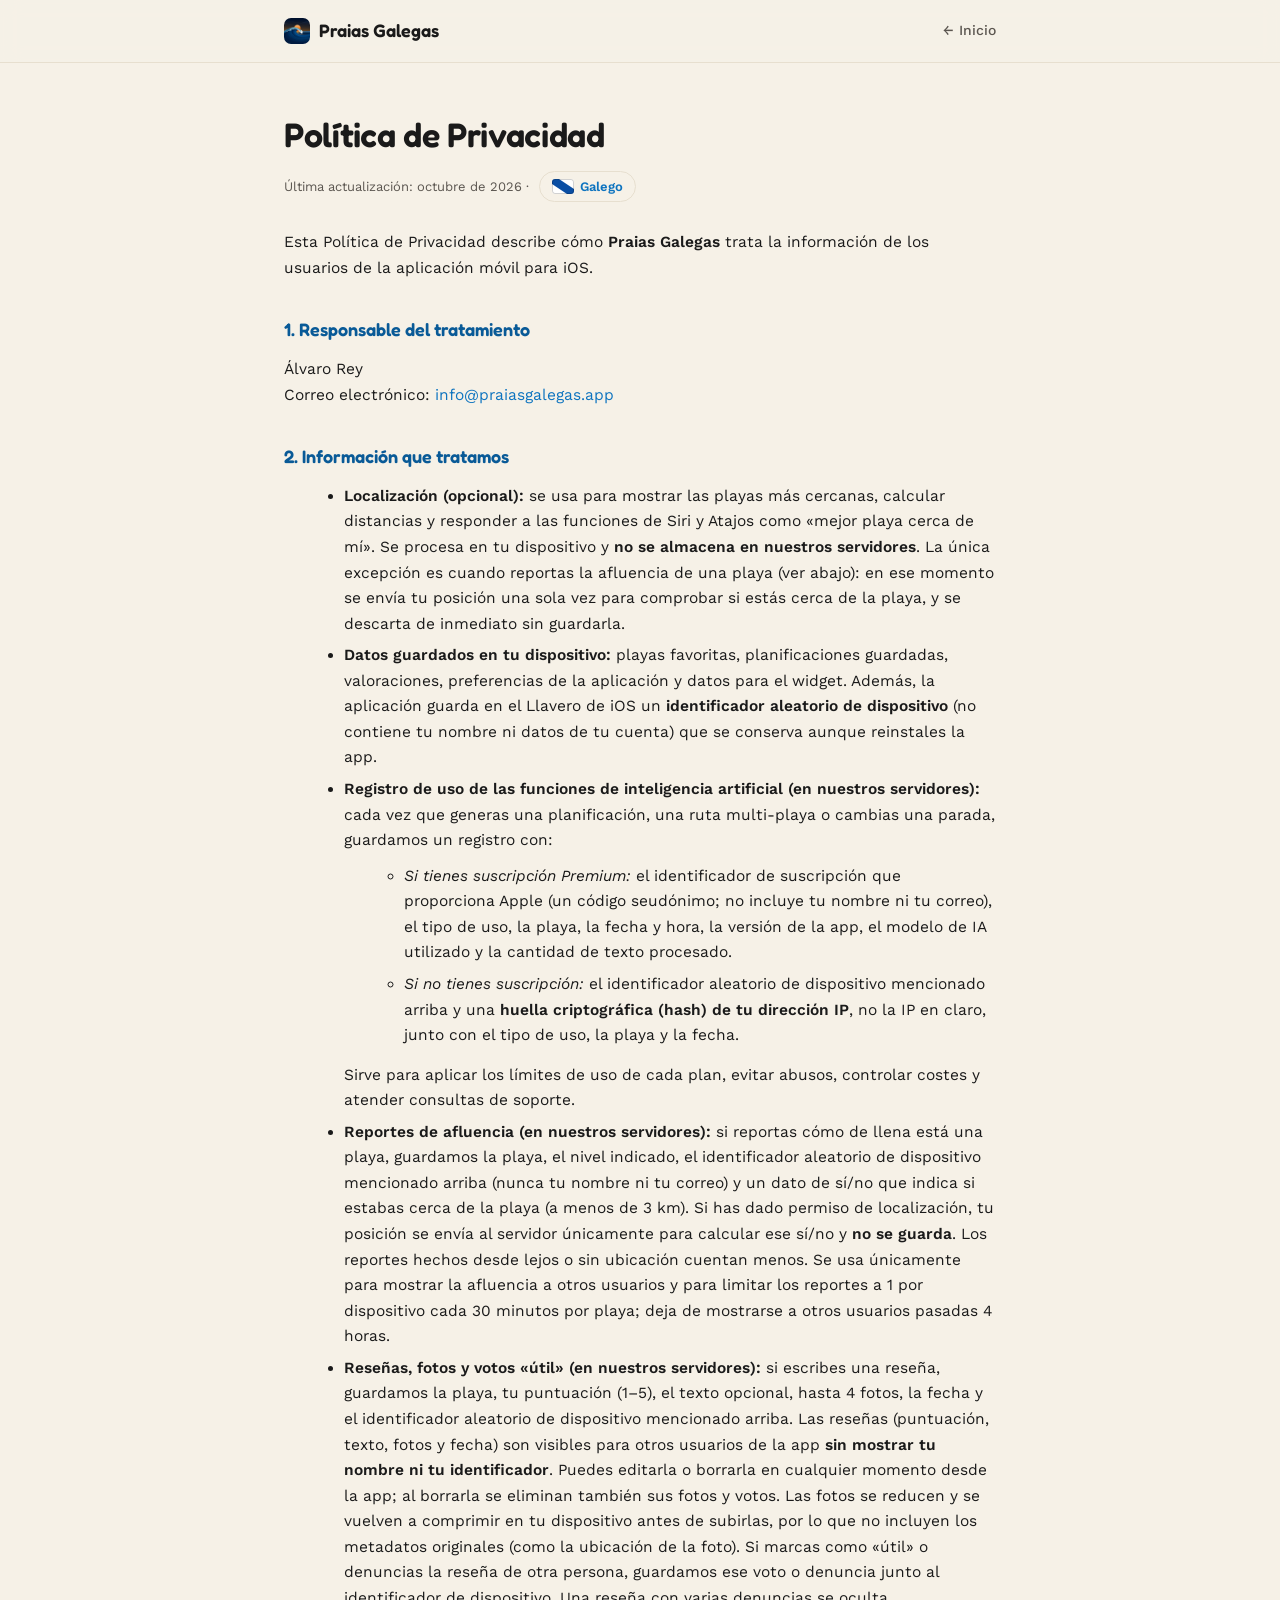
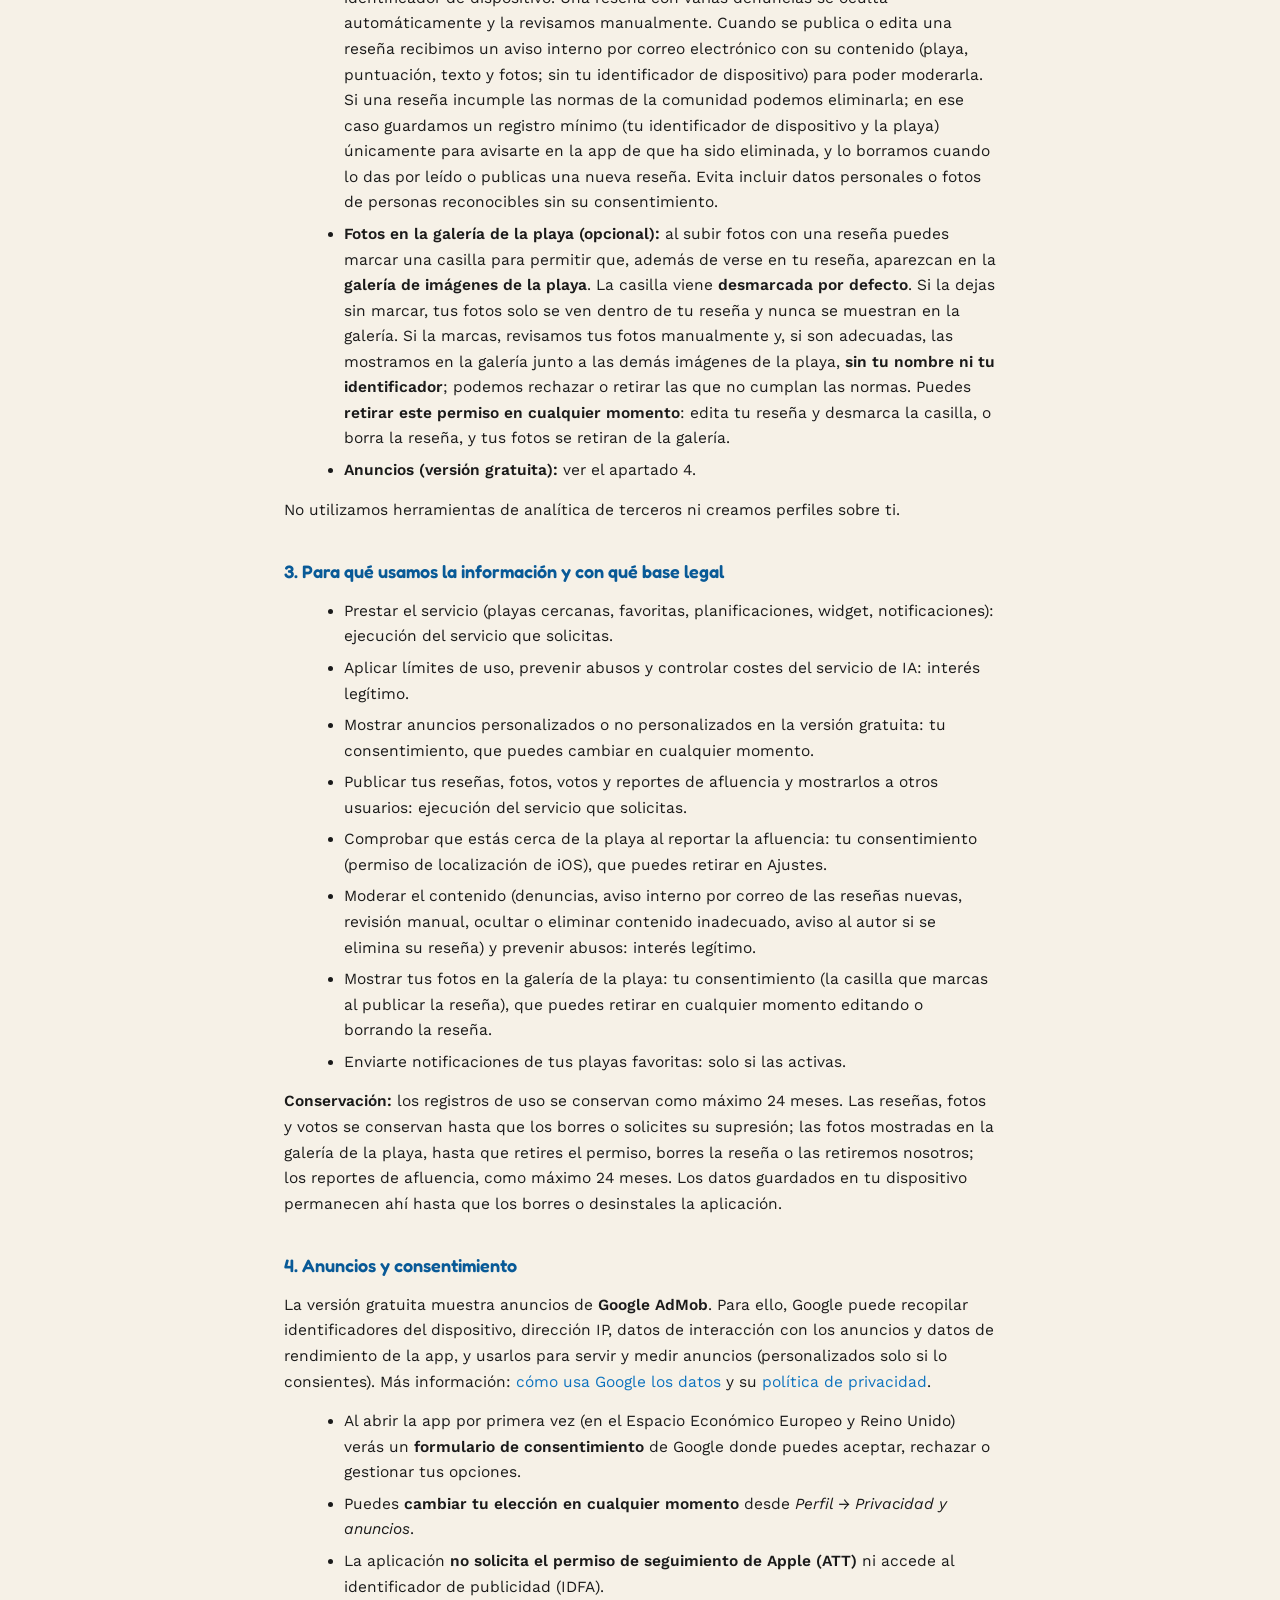
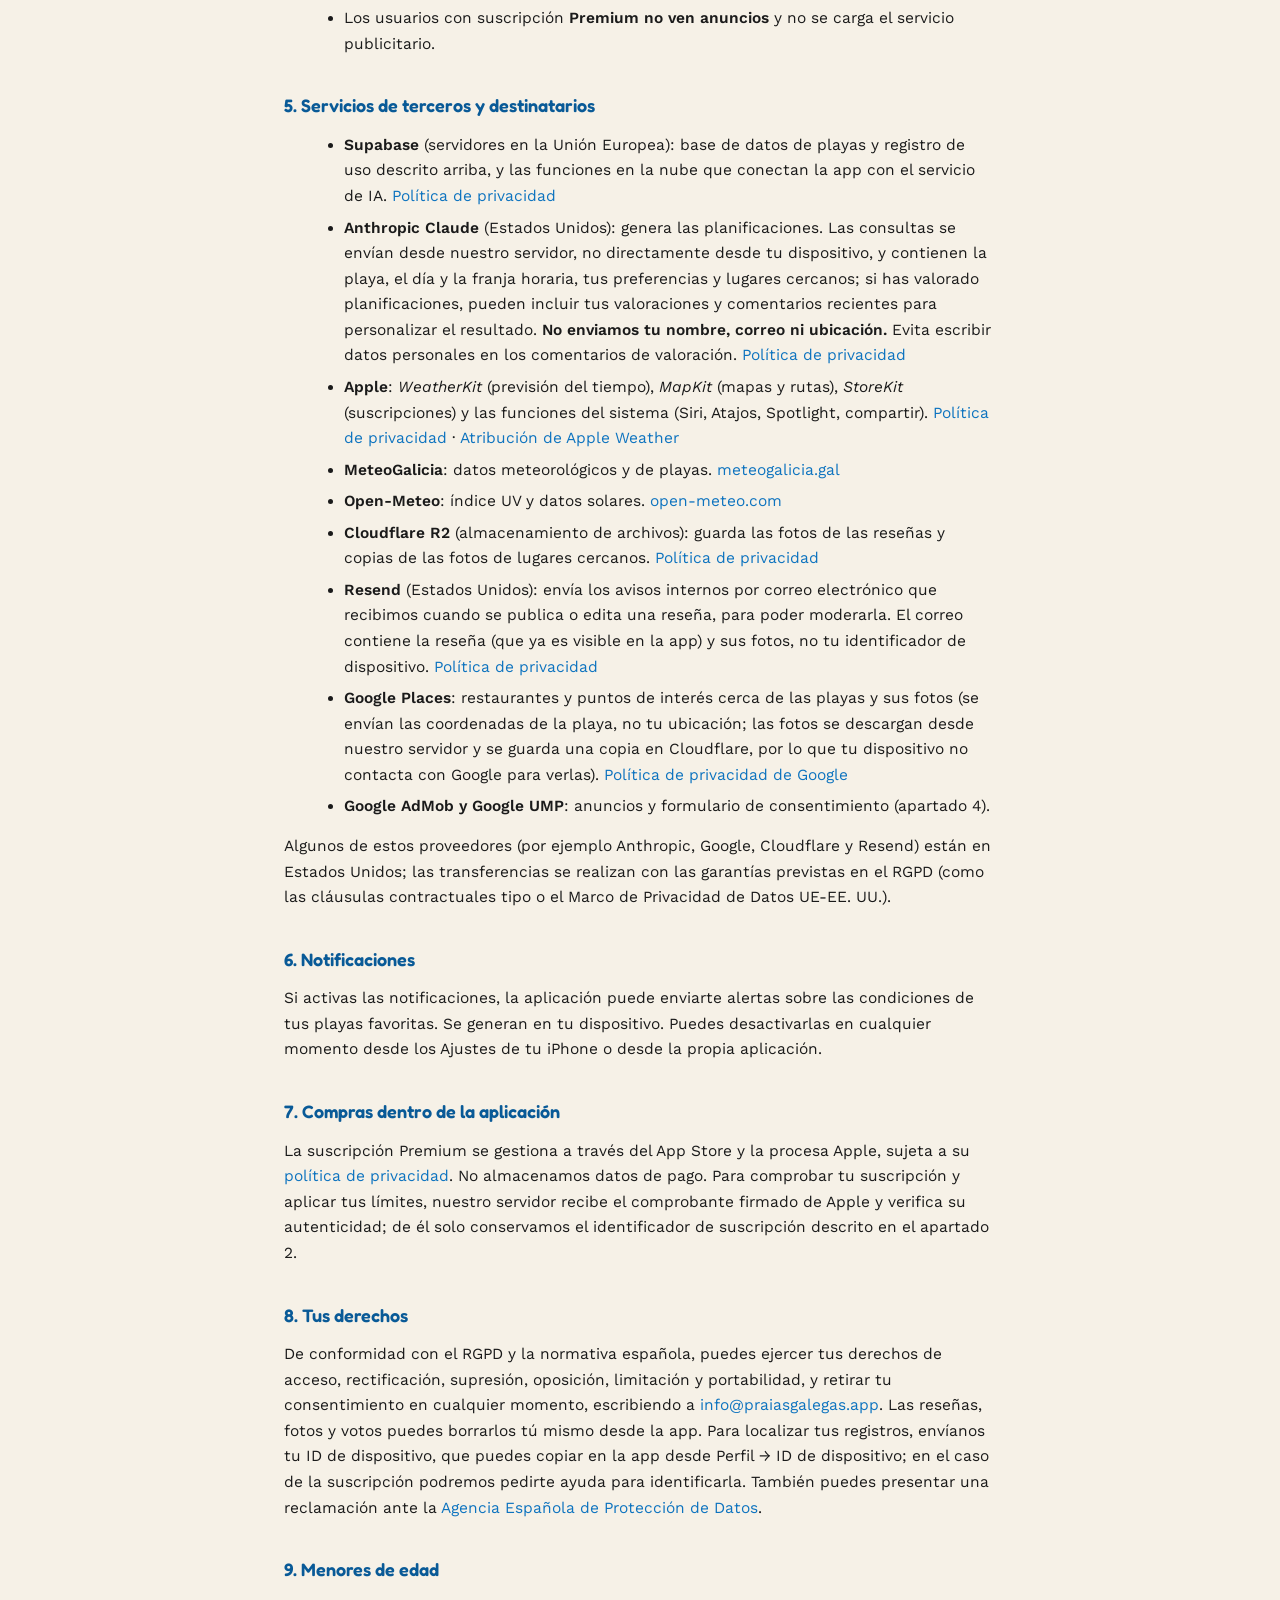
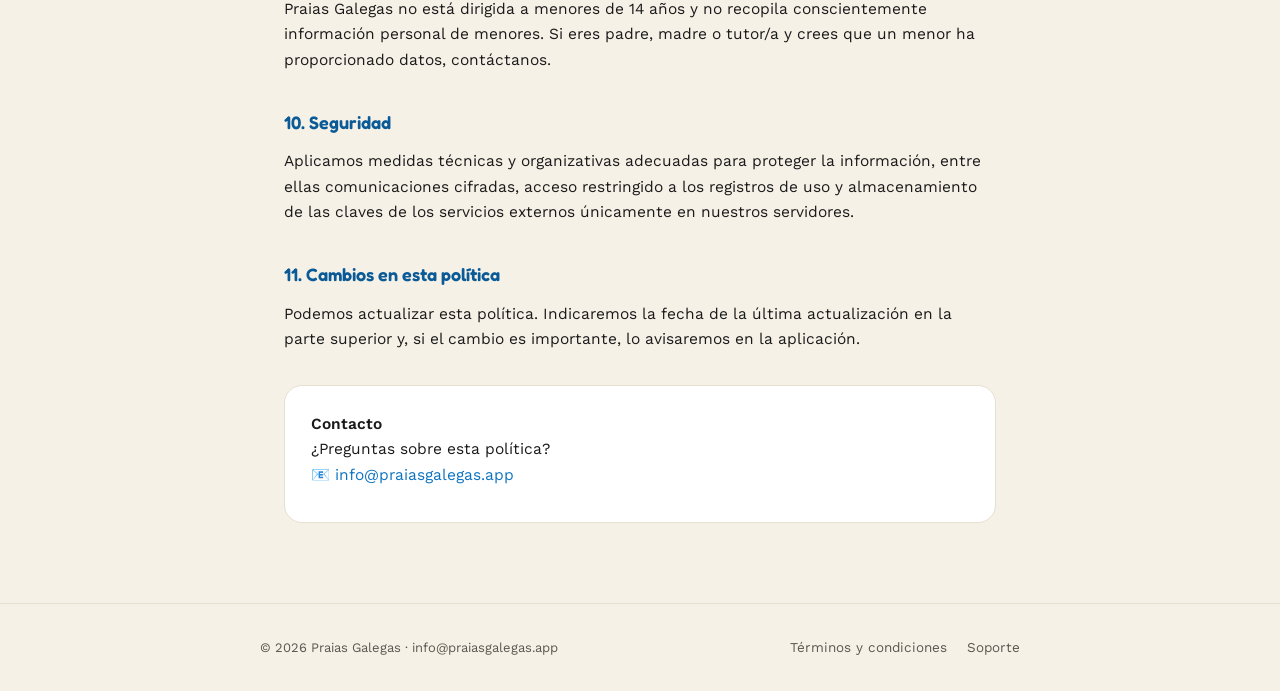
<file: privacidad.html>
<!DOCTYPE html>
<html lang="es">
<head>
<meta charset="UTF-8">
<meta name="viewport" content="width=device-width, initial-scale=1.0">
<title>Política de Privacidad — Praias Galegas</title>
<meta name="description" content="Política de privacidad de Praias Galegas.">
<link rel="stylesheet" href="https://fonts.googleapis.com/css2?family=Fredoka:wght@500;600;700&family=Work+Sans:wght@400;500;600;700&display=swap">
<link rel="icon" type="image/png" href="img/favicon-32.png">
<link rel="apple-touch-icon" href="img/apple-touch-icon.png">
<link rel="stylesheet" href="legal.css">
</head>
<body>
<header>
  <div class="header-row">
    <a class="brand" href="index-es.html"><img class="brand-logo" src="img/logo.png" alt=""> Praias Galegas</a>
    <a class="header-back" href="index-es.html">← Inicio</a>
  </div>
</header>
<div class="container">
  <h1>Política de Privacidad</h1>
  <div class="updated">Última actualización: octubre de 2026 · <a class="lang-switch" href="privacidade.html" hreflang="gl" title="Galego"><svg width="22" height="15" viewBox="0 0 22 15" aria-hidden="true"><defs><clipPath id="fl"><rect width="22" height="15" rx="3"/></clipPath></defs><g clip-path="url(#fl)"><rect width="22" height="15" fill="#fff"/><polygon points="0,0 7,0 22,10 22,15 15,15 0,5" fill="#0A4EA3"/></g><rect x=".5" y=".5" width="21" height="14" rx="2.5" fill="none" stroke="rgba(0,0,0,.18)"/></svg>Galego</a></div>

  <p>Esta Política de Privacidad describe cómo <strong>Praias Galegas</strong> trata la información de los usuarios de la aplicación móvil para iOS.</p>

  <h2>1. Responsable del tratamiento</h2>
  <p>Álvaro Rey<br>
  Correo electrónico: <a href="mailto:info@praiasgalegas.app">info@praiasgalegas.app</a></p>

  <h2>2. Información que tratamos</h2>
  <ul>
    <li><strong>Localización (opcional):</strong> se usa para mostrar las playas más cercanas, calcular distancias y responder a las funciones de Siri y Atajos como «mejor playa cerca de mí». Se procesa en tu dispositivo y <strong>no se almacena en nuestros servidores</strong>. La única excepción es cuando reportas la afluencia de una playa (ver abajo): en ese momento se envía tu posición una sola vez para comprobar si estás cerca de la playa, y se descarta de inmediato sin guardarla.</li>
    <li><strong>Datos guardados en tu dispositivo:</strong> playas favoritas, planificaciones guardadas, valoraciones, preferencias de la aplicación y datos para el widget. Además, la aplicación guarda en el Llavero de iOS un <strong>identificador aleatorio de dispositivo</strong> (no contiene tu nombre ni datos de tu cuenta) que se conserva aunque reinstales la app.</li>
    <li><strong>Registro de uso de las funciones de inteligencia artificial (en nuestros servidores):</strong> cada vez que generas una planificación, una ruta multi-playa o cambias una parada, guardamos un registro con:
      <ul>
        <li><em>Si tienes suscripción Premium:</em> el identificador de suscripción que proporciona Apple (un código seudónimo; no incluye tu nombre ni tu correo), el tipo de uso, la playa, la fecha y hora, la versión de la app, el modelo de IA utilizado y la cantidad de texto procesado.</li>
        <li><em>Si no tienes suscripción:</em> el identificador aleatorio de dispositivo mencionado arriba y una <strong>huella criptográfica (hash) de tu dirección IP</strong>, no la IP en claro, junto con el tipo de uso, la playa y la fecha.</li>
      </ul>
      Sirve para aplicar los límites de uso de cada plan, evitar abusos, controlar costes y atender consultas de soporte.</li>
    <li><strong>Reportes de afluencia (en nuestros servidores):</strong> si reportas cómo de llena está una playa, guardamos la playa, el nivel indicado, el identificador aleatorio de dispositivo mencionado arriba (nunca tu nombre ni tu correo) y un dato de sí/no que indica si estabas cerca de la playa (a menos de 3 km). Si has dado permiso de localización, tu posición se envía al servidor únicamente para calcular ese sí/no y <strong>no se guarda</strong>. Los reportes hechos desde lejos o sin ubicación cuentan menos. Se usa únicamente para mostrar la afluencia a otros usuarios y para limitar los reportes a 1 por dispositivo cada 30 minutos por playa; deja de mostrarse a otros usuarios pasadas 4 horas.</li>
    <li><strong>Reseñas, fotos y votos «útil» (en nuestros servidores):</strong> si escribes una reseña, guardamos la playa, tu puntuación (1–5), el texto opcional, hasta 4 fotos, la fecha y el identificador aleatorio de dispositivo mencionado arriba. Las reseñas (puntuación, texto, fotos y fecha) son visibles para otros usuarios de la app <strong>sin mostrar tu nombre ni tu identificador</strong>. Puedes editarla o borrarla en cualquier momento desde la app; al borrarla se eliminan también sus fotos y votos. Las fotos se reducen y se vuelven a comprimir en tu dispositivo antes de subirlas, por lo que no incluyen los metadatos originales (como la ubicación de la foto). Si marcas como «útil» o denuncias la reseña de otra persona, guardamos ese voto o denuncia junto al identificador de dispositivo. Una reseña con varias denuncias se oculta automáticamente y la revisamos manualmente. Cuando se publica o edita una reseña recibimos un aviso interno por correo electrónico con su contenido (playa, puntuación, texto y fotos; sin tu identificador de dispositivo) para poder moderarla. Si una reseña incumple las normas de la comunidad podemos eliminarla; en ese caso guardamos un registro mínimo (tu identificador de dispositivo y la playa) únicamente para avisarte en la app de que ha sido eliminada, y lo borramos cuando lo das por leído o publicas una nueva reseña. Evita incluir datos personales o fotos de personas reconocibles sin su consentimiento.</li>
    <li><strong>Fotos en la galería de la playa (opcional):</strong> al subir fotos con una reseña puedes marcar una casilla para permitir que, además de verse en tu reseña, aparezcan en la <strong>galería de imágenes de la playa</strong>. La casilla viene <strong>desmarcada por defecto</strong>. Si la dejas sin marcar, tus fotos solo se ven dentro de tu reseña y nunca se muestran en la galería. Si la marcas, revisamos tus fotos manualmente y, si son adecuadas, las mostramos en la galería junto a las demás imágenes de la playa, <strong>sin tu nombre ni tu identificador</strong>; podemos rechazar o retirar las que no cumplan las normas. Puedes <strong>retirar este permiso en cualquier momento</strong>: edita tu reseña y desmarca la casilla, o borra la reseña, y tus fotos se retiran de la galería.</li>
    <li><strong>Anuncios (versión gratuita):</strong> ver el apartado 4.</li>
  </ul>
  <p>No utilizamos herramientas de analítica de terceros ni creamos perfiles sobre ti.</p>

  <h2>3. Para qué usamos la información y con qué base legal</h2>
  <ul>
    <li>Prestar el servicio (playas cercanas, favoritas, planificaciones, widget, notificaciones): ejecución del servicio que solicitas.</li>
    <li>Aplicar límites de uso, prevenir abusos y controlar costes del servicio de IA: interés legítimo.</li>
    <li>Mostrar anuncios personalizados o no personalizados en la versión gratuita: tu consentimiento, que puedes cambiar en cualquier momento.</li>
    <li>Publicar tus reseñas, fotos, votos y reportes de afluencia y mostrarlos a otros usuarios: ejecución del servicio que solicitas.</li>
    <li>Comprobar que estás cerca de la playa al reportar la afluencia: tu consentimiento (permiso de localización de iOS), que puedes retirar en Ajustes.</li>
    <li>Moderar el contenido (denuncias, aviso interno por correo de las reseñas nuevas, revisión manual, ocultar o eliminar contenido inadecuado, aviso al autor si se elimina su reseña) y prevenir abusos: interés legítimo.</li>
    <li>Mostrar tus fotos en la galería de la playa: tu consentimiento (la casilla que marcas al publicar la reseña), que puedes retirar en cualquier momento editando o borrando la reseña.</li>
    <li>Enviarte notificaciones de tus playas favoritas: solo si las activas.</li>
  </ul>
  <p><strong>Conservación:</strong> los registros de uso se conservan como máximo 24 meses. Las reseñas, fotos y votos se conservan hasta que los borres o solicites su supresión; las fotos mostradas en la galería de la playa, hasta que retires el permiso, borres la reseña o las retiremos nosotros; los reportes de afluencia, como máximo 24 meses. Los datos guardados en tu dispositivo permanecen ahí hasta que los borres o desinstales la aplicación.</p>

  <h2>4. Anuncios y consentimiento</h2>
  <p>La versión gratuita muestra anuncios de <strong>Google AdMob</strong>. Para ello, Google puede recopilar identificadores del dispositivo, dirección IP, datos de interacción con los anuncios y datos de rendimiento de la app, y usarlos para servir y medir anuncios (personalizados solo si lo consientes). Más información: <a href="https://policies.google.com/technologies/partner-sites">cómo usa Google los datos</a> y su <a href="https://policies.google.com/privacy">política de privacidad</a>.</p>
  <ul>
    <li>Al abrir la app por primera vez (en el Espacio Económico Europeo y Reino Unido) verás un <strong>formulario de consentimiento</strong> de Google donde puedes aceptar, rechazar o gestionar tus opciones.</li>
    <li>Puedes <strong>cambiar tu elección en cualquier momento</strong> desde <em>Perfil → Privacidad y anuncios</em>.</li>
    <li>La aplicación <strong>no solicita el permiso de seguimiento de Apple (ATT)</strong> ni accede al identificador de publicidad (IDFA).</li>
    <li>Los usuarios con suscripción <strong>Premium no ven anuncios</strong> y no se carga el servicio publicitario.</li>
  </ul>

  <h2>5. Servicios de terceros y destinatarios</h2>
  <ul>
    <li><strong>Supabase</strong> (servidores en la Unión Europea): base de datos de playas y registro de uso descrito arriba, y las funciones en la nube que conectan la app con el servicio de IA. <a href="https://supabase.com/privacy">Política de privacidad</a></li>
    <li><strong>Anthropic Claude</strong> (Estados Unidos): genera las planificaciones. Las consultas se envían desde nuestro servidor, no directamente desde tu dispositivo, y contienen la playa, el día y la franja horaria, tus preferencias y lugares cercanos; si has valorado planificaciones, pueden incluir tus valoraciones y comentarios recientes para personalizar el resultado. <strong>No enviamos tu nombre, correo ni ubicación.</strong> Evita escribir datos personales en los comentarios de valoración. <a href="https://www.anthropic.com/privacy">Política de privacidad</a></li>
    <li><strong>Apple</strong>: <em>WeatherKit</em> (previsión del tiempo), <em>MapKit</em> (mapas y rutas), <em>StoreKit</em> (suscripciones) y las funciones del sistema (Siri, Atajos, Spotlight, compartir). <a href="https://www.apple.com/legal/privacy/">Política de privacidad</a> · <a href="https://weatherkit.apple.com/legal-attribution.html">Atribución de Apple Weather</a></li>
    <li><strong>MeteoGalicia</strong>: datos meteorológicos y de playas. <a href="https://www.meteogalicia.gal">meteogalicia.gal</a></li>
    <li><strong>Open-Meteo</strong>: índice UV y datos solares. <a href="https://open-meteo.com">open-meteo.com</a></li>
    <li><strong>Cloudflare R2</strong> (almacenamiento de archivos): guarda las fotos de las reseñas y copias de las fotos de lugares cercanos. <a href="https://www.cloudflare.com/privacypolicy/">Política de privacidad</a></li>
    <li><strong>Resend</strong> (Estados Unidos): envía los avisos internos por correo electrónico que recibimos cuando se publica o edita una reseña, para poder moderarla. El correo contiene la reseña (que ya es visible en la app) y sus fotos, no tu identificador de dispositivo. <a href="https://resend.com/legal/privacy-policy">Política de privacidad</a></li>
    <li><strong>Google Places</strong>: restaurantes y puntos de interés cerca de las playas y sus fotos (se envían las coordenadas de la playa, no tu ubicación; las fotos se descargan desde nuestro servidor y se guarda una copia en Cloudflare, por lo que tu dispositivo no contacta con Google para verlas). <a href="https://policies.google.com/privacy">Política de privacidad de Google</a></li>
    <li><strong>Google AdMob y Google UMP</strong>: anuncios y formulario de consentimiento (apartado 4).</li>
  </ul>
  <p>Algunos de estos proveedores (por ejemplo Anthropic, Google, Cloudflare y Resend) están en Estados Unidos; las transferencias se realizan con las garantías previstas en el RGPD (como las cláusulas contractuales tipo o el Marco de Privacidad de Datos UE-EE. UU.).</p>

  <h2>6. Notificaciones</h2>
  <p>Si activas las notificaciones, la aplicación puede enviarte alertas sobre las condiciones de tus playas favoritas. Se generan en tu dispositivo. Puedes desactivarlas en cualquier momento desde los Ajustes de tu iPhone o desde la propia aplicación.</p>

  <h2>7. Compras dentro de la aplicación</h2>
  <p>La suscripción Premium se gestiona a través del App Store y la procesa Apple, sujeta a su <a href="https://www.apple.com/legal/privacy/">política de privacidad</a>. No almacenamos datos de pago. Para comprobar tu suscripción y aplicar tus límites, nuestro servidor recibe el comprobante firmado de Apple y verifica su autenticidad; de él solo conservamos el identificador de suscripción descrito en el apartado 2.</p>

  <h2>8. Tus derechos</h2>
  <p>De conformidad con el RGPD y la normativa española, puedes ejercer tus derechos de acceso, rectificación, supresión, oposición, limitación y portabilidad, y retirar tu consentimiento en cualquier momento, escribiendo a <a href="mailto:info@praiasgalegas.app">info@praiasgalegas.app</a>. Las reseñas, fotos y votos puedes borrarlos tú mismo desde la app. Para localizar tus registros, envíanos tu ID de dispositivo, que puedes copiar en la app desde Perfil → ID de dispositivo; en el caso de la suscripción podremos pedirte ayuda para identificarla. También puedes presentar una reclamación ante la <a href="https://www.aepd.es">Agencia Española de Protección de Datos</a>.</p>

  <h2>9. Menores de edad</h2>
  <p>Praias Galegas no está dirigida a menores de 14 años y no recopila conscientemente información personal de menores. Si eres padre, madre o tutor/a y crees que un menor ha proporcionado datos, contáctanos.</p>

  <h2>10. Seguridad</h2>
  <p>Aplicamos medidas técnicas y organizativas adecuadas para proteger la información, entre ellas comunicaciones cifradas, acceso restringido a los registros de uso y almacenamiento de las claves de los servicios externos únicamente en nuestros servidores.</p>

  <h2>11. Cambios en esta política</h2>
  <p>Podemos actualizar esta política. Indicaremos la fecha de la última actualización en la parte superior y, si el cambio es importante, lo avisaremos en la aplicación.</p>

  <div class="contact-box">
    <p><strong>Contacto</strong><br>
    ¿Preguntas sobre esta política?<br>
    📧 <a href="mailto:info@praiasgalegas.app">info@praiasgalegas.app</a></p>
  </div>

</div>
<footer>
  <div class="footer-row">
    <div class="footer-copy">© 2026 Praias Galegas · info@praiasgalegas.app</div>
    <div class="footer-links">
      <a href="terminos.html">Términos y condiciones</a>
      <a href="soporte.html">Soporte</a>
    </div>
  </div>
</footer>
</body>
</html>
</file>
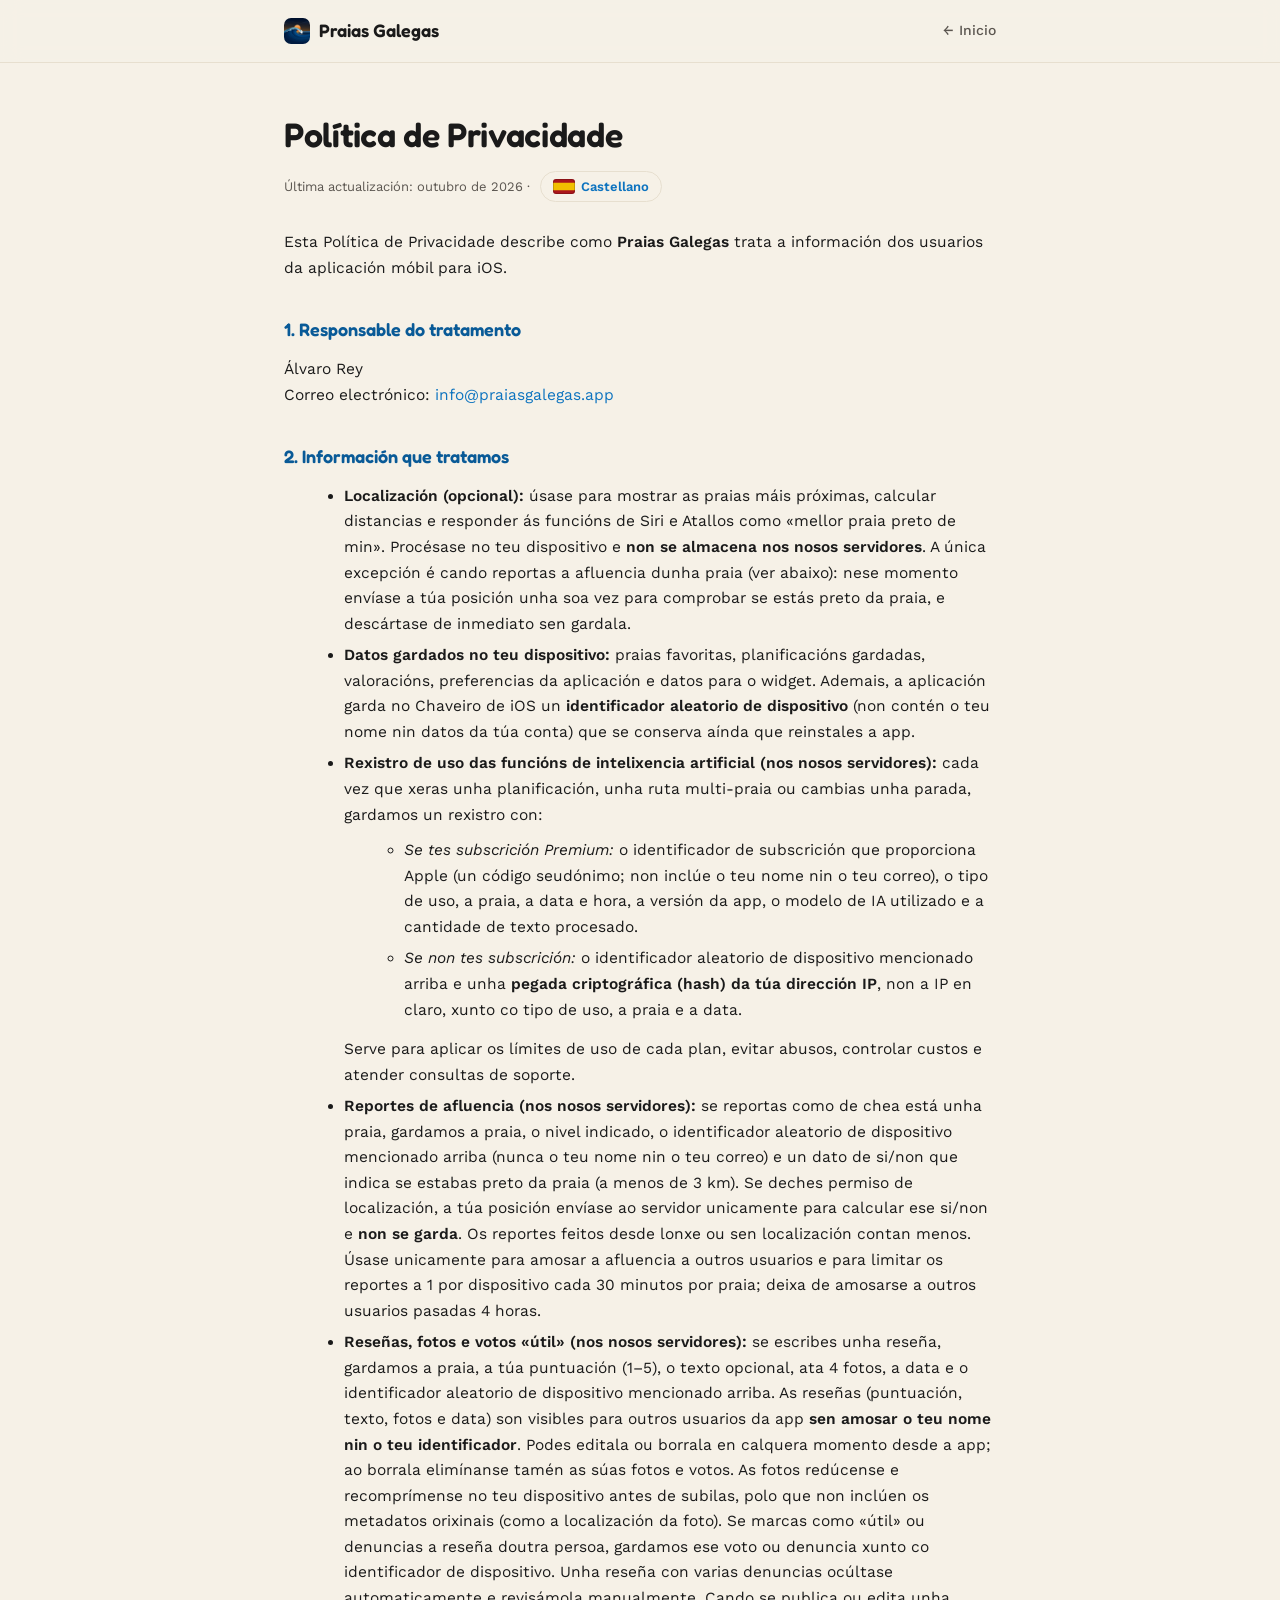
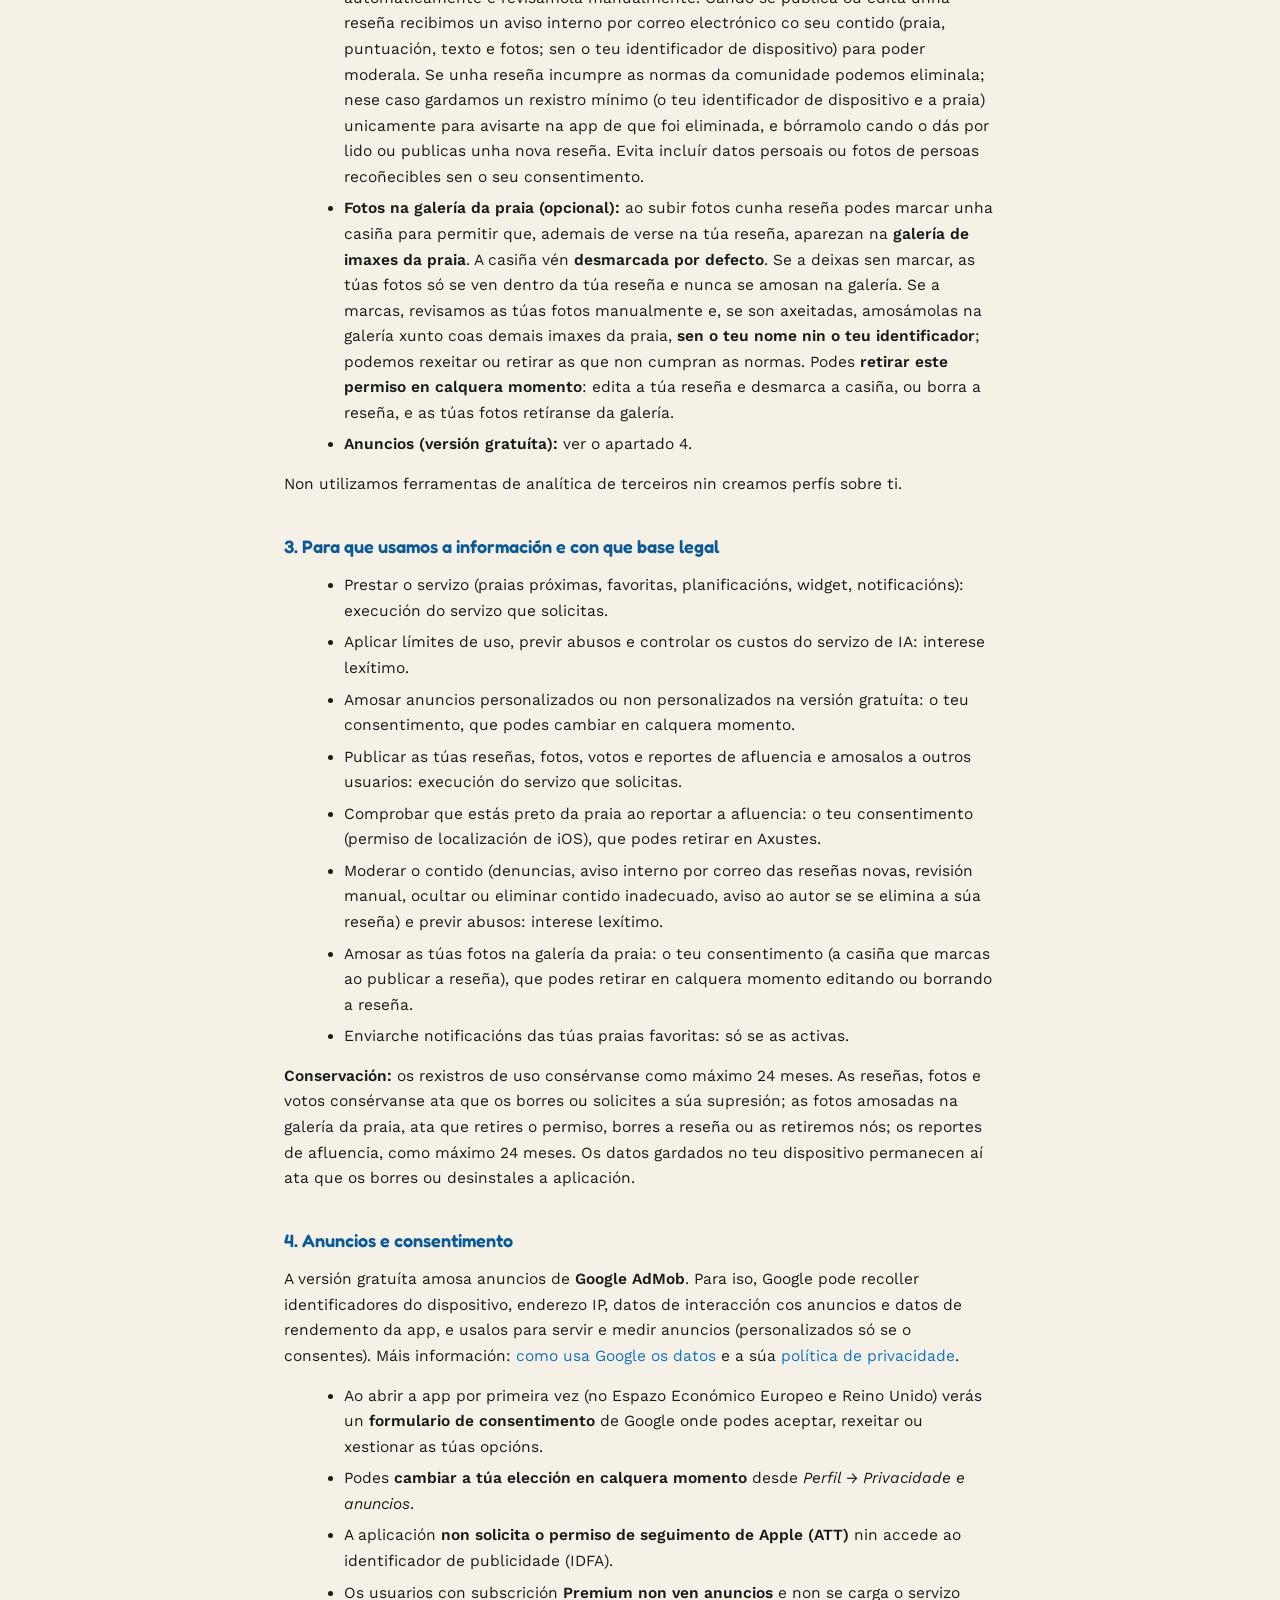
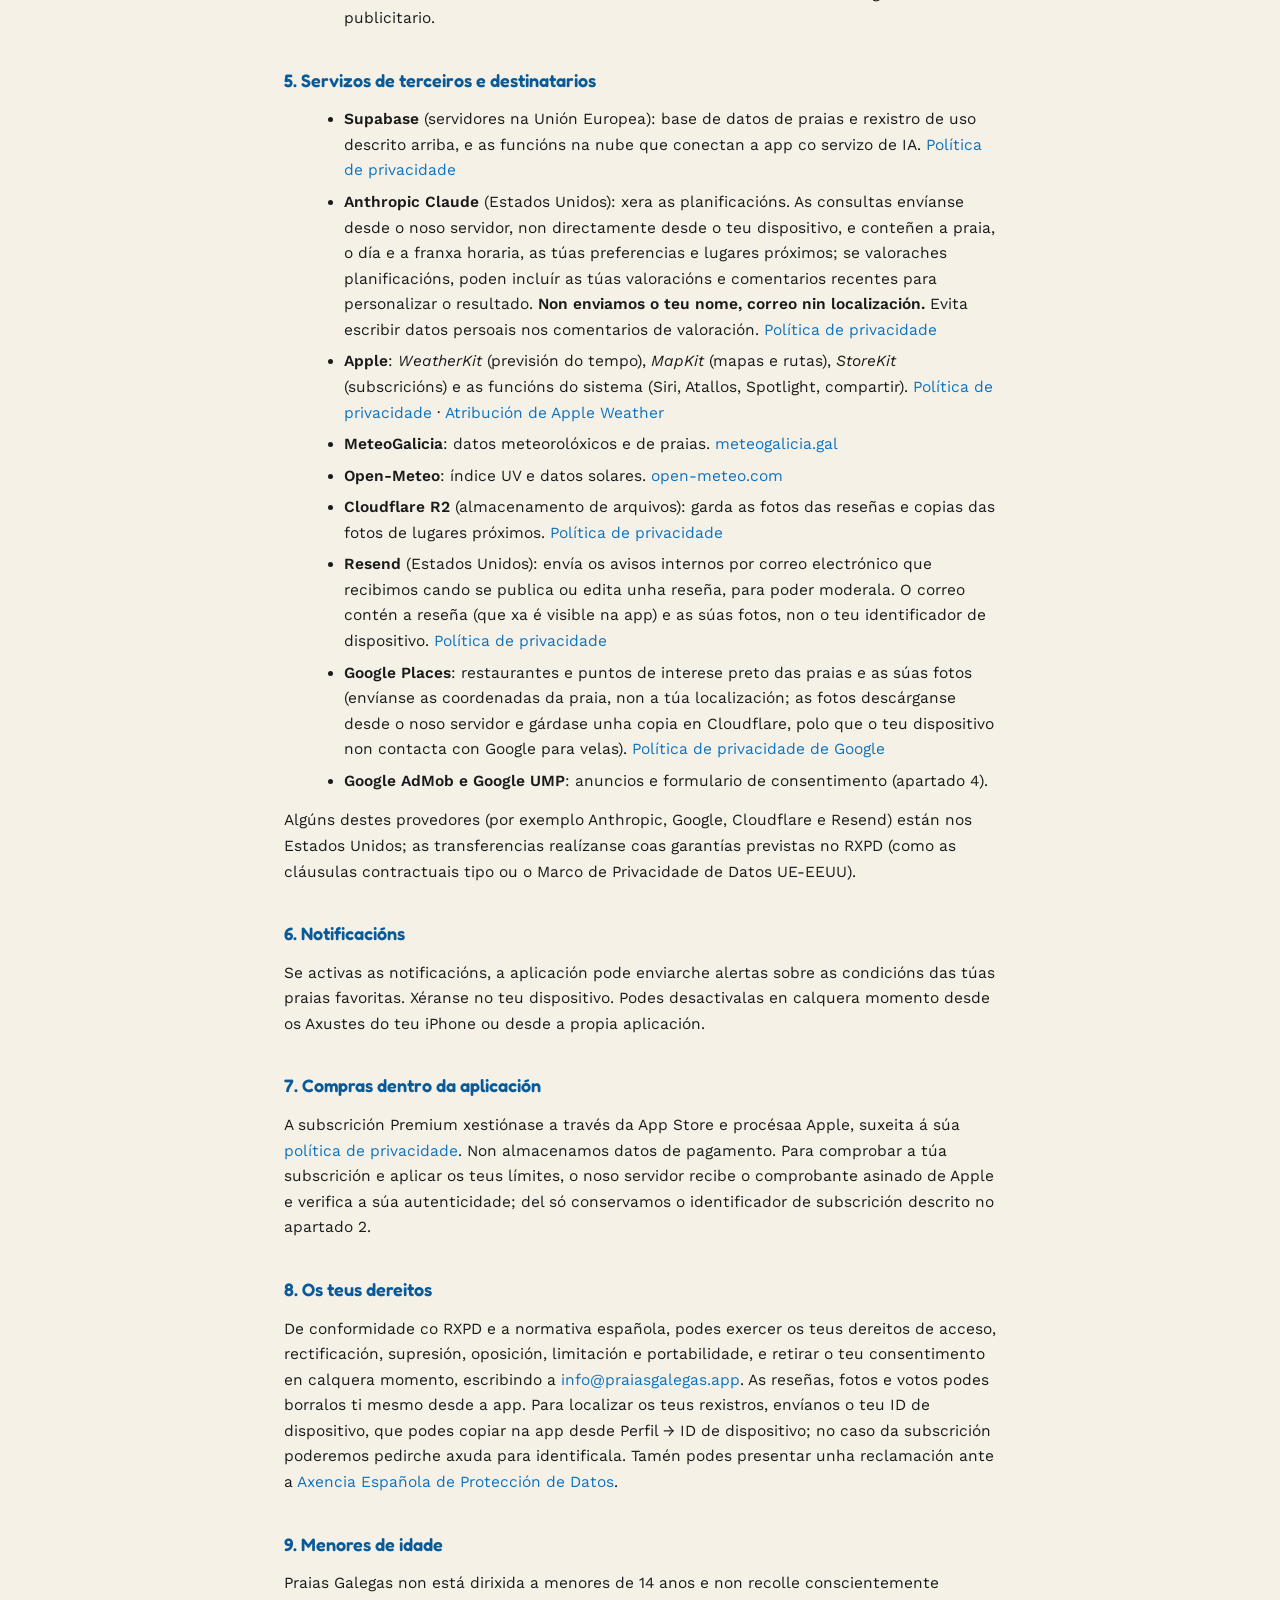
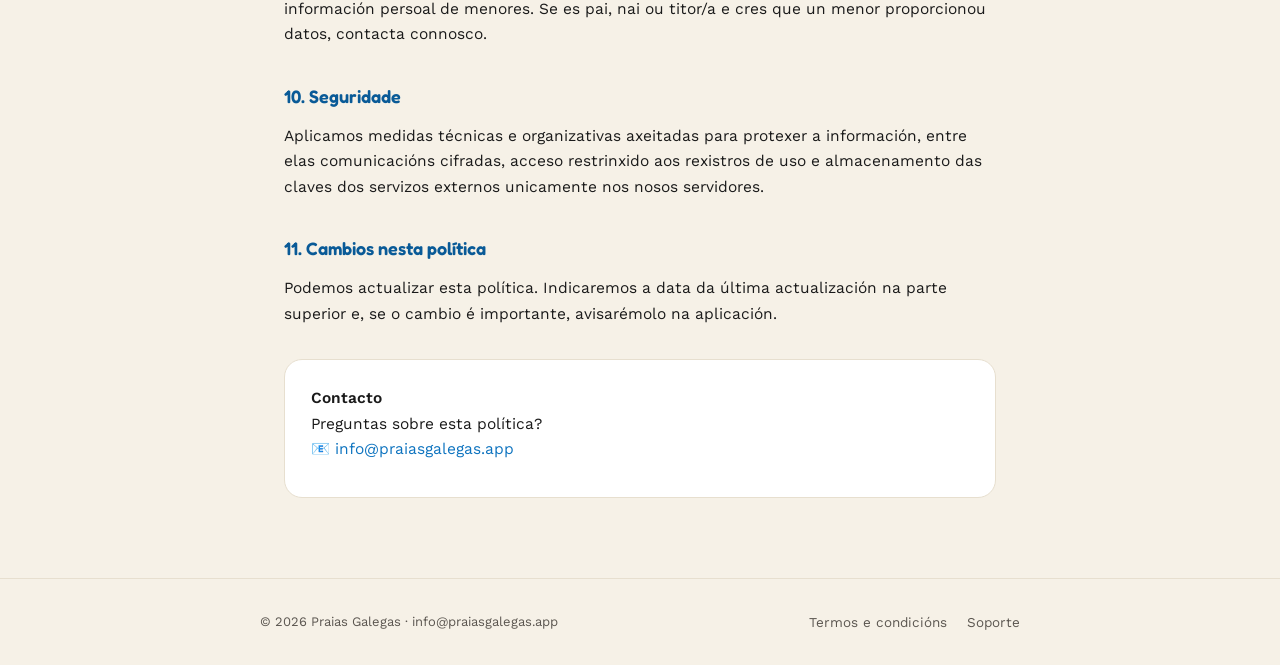
<file: privacidade.html>
<!DOCTYPE html>
<html lang="gl">
<head>
<meta charset="UTF-8">
<meta name="viewport" content="width=device-width, initial-scale=1.0">
<title>Política de Privacidade — Praias Galegas</title>
<meta name="description" content="Política de privacidade de Praias Galegas.">
<link rel="stylesheet" href="https://fonts.googleapis.com/css2?family=Fredoka:wght@500;600;700&family=Work+Sans:wght@400;500;600;700&display=swap">
<link rel="icon" type="image/png" href="img/favicon-32.png">
<link rel="apple-touch-icon" href="img/apple-touch-icon.png">
<link rel="stylesheet" href="legal.css">
</head>
<body>
<header>
  <div class="header-row">
    <a class="brand" href="index.html"><img class="brand-logo" src="img/logo.png" alt=""> Praias Galegas</a>
    <a class="header-back" href="index.html">← Inicio</a>
  </div>
</header>
<div class="container">
  <h1>Política de Privacidade</h1>
  <div class="updated">Última actualización: outubro de 2026 · <a class="lang-switch" href="privacidad.html" hreflang="es" title="Castellano"><svg width="22" height="15" viewBox="0 0 22 15" aria-hidden="true"><defs><clipPath id="fl"><rect width="22" height="15" rx="3"/></clipPath></defs><g clip-path="url(#fl)"><rect width="22" height="15" fill="#AA151B"/><rect y="3.75" width="22" height="7.5" fill="#F1BF00"/></g><rect x=".5" y=".5" width="21" height="14" rx="2.5" fill="none" stroke="rgba(0,0,0,.18)"/></svg>Castellano</a></div>

  <p>Esta Política de Privacidade describe como <strong>Praias Galegas</strong> trata a información dos usuarios da aplicación móbil para iOS.</p>

  <h2>1. Responsable do tratamento</h2>
  <p>Álvaro Rey<br>
  Correo electrónico: <a href="mailto:info@praiasgalegas.app">info@praiasgalegas.app</a></p>

  <h2>2. Información que tratamos</h2>
  <ul>
    <li><strong>Localización (opcional):</strong> úsase para mostrar as praias máis próximas, calcular distancias e responder ás funcións de Siri e Atallos como «mellor praia preto de min». Procésase no teu dispositivo e <strong>non se almacena nos nosos servidores</strong>. A única excepción é cando reportas a afluencia dunha praia (ver abaixo): nese momento envíase a túa posición unha soa vez para comprobar se estás preto da praia, e descártase de inmediato sen gardala.</li>
    <li><strong>Datos gardados no teu dispositivo:</strong> praias favoritas, planificacións gardadas, valoracións, preferencias da aplicación e datos para o widget. Ademais, a aplicación garda no Chaveiro de iOS un <strong>identificador aleatorio de dispositivo</strong> (non contén o teu nome nin datos da túa conta) que se conserva aínda que reinstales a app.</li>
    <li><strong>Rexistro de uso das funcións de intelixencia artificial (nos nosos servidores):</strong> cada vez que xeras unha planificación, unha ruta multi-praia ou cambias unha parada, gardamos un rexistro con:
      <ul>
        <li><em>Se tes subscrición Premium:</em> o identificador de subscrición que proporciona Apple (un código seudónimo; non inclúe o teu nome nin o teu correo), o tipo de uso, a praia, a data e hora, a versión da app, o modelo de IA utilizado e a cantidade de texto procesado.</li>
        <li><em>Se non tes subscrición:</em> o identificador aleatorio de dispositivo mencionado arriba e unha <strong>pegada criptográfica (hash) da túa dirección IP</strong>, non a IP en claro, xunto co tipo de uso, a praia e a data.</li>
      </ul>
      Serve para aplicar os límites de uso de cada plan, evitar abusos, controlar custos e atender consultas de soporte.</li>
    <li><strong>Reportes de afluencia (nos nosos servidores):</strong> se reportas como de chea está unha praia, gardamos a praia, o nivel indicado, o identificador aleatorio de dispositivo mencionado arriba (nunca o teu nome nin o teu correo) e un dato de si/non que indica se estabas preto da praia (a menos de 3 km). Se deches permiso de localización, a túa posición envíase ao servidor unicamente para calcular ese si/non e <strong>non se garda</strong>. Os reportes feitos desde lonxe ou sen localización contan menos. Úsase unicamente para amosar a afluencia a outros usuarios e para limitar os reportes a 1 por dispositivo cada 30 minutos por praia; deixa de amosarse a outros usuarios pasadas 4 horas.</li>
    <li><strong>Reseñas, fotos e votos «útil» (nos nosos servidores):</strong> se escribes unha reseña, gardamos a praia, a túa puntuación (1–5), o texto opcional, ata 4 fotos, a data e o identificador aleatorio de dispositivo mencionado arriba. As reseñas (puntuación, texto, fotos e data) son visibles para outros usuarios da app <strong>sen amosar o teu nome nin o teu identificador</strong>. Podes editala ou borrala en calquera momento desde a app; ao borrala elimínanse tamén as súas fotos e votos. As fotos redúcense e recomprímense no teu dispositivo antes de subilas, polo que non inclúen os metadatos orixinais (como a localización da foto). Se marcas como «útil» ou denuncias a reseña doutra persoa, gardamos ese voto ou denuncia xunto co identificador de dispositivo. Unha reseña con varias denuncias ocúltase automaticamente e revisámola manualmente. Cando se publica ou edita unha reseña recibimos un aviso interno por correo electrónico co seu contido (praia, puntuación, texto e fotos; sen o teu identificador de dispositivo) para poder moderala. Se unha reseña incumpre as normas da comunidade podemos eliminala; nese caso gardamos un rexistro mínimo (o teu identificador de dispositivo e a praia) unicamente para avisarte na app de que foi eliminada, e bórramolo cando o dás por lido ou publicas unha nova reseña. Evita incluír datos persoais ou fotos de persoas recoñecibles sen o seu consentimento.</li>
    <li><strong>Fotos na galería da praia (opcional):</strong> ao subir fotos cunha reseña podes marcar unha casiña para permitir que, ademais de verse na túa reseña, aparezan na <strong>galería de imaxes da praia</strong>. A casiña vén <strong>desmarcada por defecto</strong>. Se a deixas sen marcar, as túas fotos só se ven dentro da túa reseña e nunca se amosan na galería. Se a marcas, revisamos as túas fotos manualmente e, se son axeitadas, amosámolas na galería xunto coas demais imaxes da praia, <strong>sen o teu nome nin o teu identificador</strong>; podemos rexeitar ou retirar as que non cumpran as normas. Podes <strong>retirar este permiso en calquera momento</strong>: edita a túa reseña e desmarca a casiña, ou borra a reseña, e as túas fotos retíranse da galería.</li>
    <li><strong>Anuncios (versión gratuíta):</strong> ver o apartado 4.</li>
  </ul>
  <p>Non utilizamos ferramentas de analítica de terceiros nin creamos perfís sobre ti.</p>

  <h2>3. Para que usamos a información e con que base legal</h2>
  <ul>
    <li>Prestar o servizo (praias próximas, favoritas, planificacións, widget, notificacións): execución do servizo que solicitas.</li>
    <li>Aplicar límites de uso, previr abusos e controlar os custos do servizo de IA: interese lexítimo.</li>
    <li>Amosar anuncios personalizados ou non personalizados na versión gratuíta: o teu consentimento, que podes cambiar en calquera momento.</li>
    <li>Publicar as túas reseñas, fotos, votos e reportes de afluencia e amosalos a outros usuarios: execución do servizo que solicitas.</li>
    <li>Comprobar que estás preto da praia ao reportar a afluencia: o teu consentimento (permiso de localización de iOS), que podes retirar en Axustes.</li>
    <li>Moderar o contido (denuncias, aviso interno por correo das reseñas novas, revisión manual, ocultar ou eliminar contido inadecuado, aviso ao autor se se elimina a súa reseña) e previr abusos: interese lexítimo.</li>
    <li>Amosar as túas fotos na galería da praia: o teu consentimento (a casiña que marcas ao publicar a reseña), que podes retirar en calquera momento editando ou borrando a reseña.</li>
    <li>Enviarche notificacións das túas praias favoritas: só se as activas.</li>
  </ul>
  <p><strong>Conservación:</strong> os rexistros de uso consérvanse como máximo 24 meses. As reseñas, fotos e votos consérvanse ata que os borres ou solicites a súa supresión; as fotos amosadas na galería da praia, ata que retires o permiso, borres a reseña ou as retiremos nós; os reportes de afluencia, como máximo 24 meses. Os datos gardados no teu dispositivo permanecen aí ata que os borres ou desinstales a aplicación.</p>

  <h2>4. Anuncios e consentimento</h2>
  <p>A versión gratuíta amosa anuncios de <strong>Google AdMob</strong>. Para iso, Google pode recoller identificadores do dispositivo, enderezo IP, datos de interacción cos anuncios e datos de rendemento da app, e usalos para servir e medir anuncios (personalizados só se o consentes). Máis información: <a href="https://policies.google.com/technologies/partner-sites">como usa Google os datos</a> e a súa <a href="https://policies.google.com/privacy">política de privacidade</a>.</p>
  <ul>
    <li>Ao abrir a app por primeira vez (no Espazo Económico Europeo e Reino Unido) verás un <strong>formulario de consentimento</strong> de Google onde podes aceptar, rexeitar ou xestionar as túas opcións.</li>
    <li>Podes <strong>cambiar a túa elección en calquera momento</strong> desde <em>Perfil → Privacidade e anuncios</em>.</li>
    <li>A aplicación <strong>non solicita o permiso de seguimento de Apple (ATT)</strong> nin accede ao identificador de publicidade (IDFA).</li>
    <li>Os usuarios con subscrición <strong>Premium non ven anuncios</strong> e non se carga o servizo publicitario.</li>
  </ul>

  <h2>5. Servizos de terceiros e destinatarios</h2>
  <ul>
    <li><strong>Supabase</strong> (servidores na Unión Europea): base de datos de praias e rexistro de uso descrito arriba, e as funcións na nube que conectan a app co servizo de IA. <a href="https://supabase.com/privacy">Política de privacidade</a></li>
    <li><strong>Anthropic Claude</strong> (Estados Unidos): xera as planificacións. As consultas envíanse desde o noso servidor, non directamente desde o teu dispositivo, e conteñen a praia, o día e a franxa horaria, as túas preferencias e lugares próximos; se valoraches planificacións, poden incluír as túas valoracións e comentarios recentes para personalizar o resultado. <strong>Non enviamos o teu nome, correo nin localización.</strong> Evita escribir datos persoais nos comentarios de valoración. <a href="https://www.anthropic.com/privacy">Política de privacidade</a></li>
    <li><strong>Apple</strong>: <em>WeatherKit</em> (previsión do tempo), <em>MapKit</em> (mapas e rutas), <em>StoreKit</em> (subscricións) e as funcións do sistema (Siri, Atallos, Spotlight, compartir). <a href="https://www.apple.com/legal/privacy/">Política de privacidade</a> · <a href="https://weatherkit.apple.com/legal-attribution.html">Atribución de Apple Weather</a></li>
    <li><strong>MeteoGalicia</strong>: datos meteorolóxicos e de praias. <a href="https://www.meteogalicia.gal">meteogalicia.gal</a></li>
    <li><strong>Open-Meteo</strong>: índice UV e datos solares. <a href="https://open-meteo.com">open-meteo.com</a></li>
    <li><strong>Cloudflare R2</strong> (almacenamento de arquivos): garda as fotos das reseñas e copias das fotos de lugares próximos. <a href="https://www.cloudflare.com/privacypolicy/">Política de privacidade</a></li>
    <li><strong>Resend</strong> (Estados Unidos): envía os avisos internos por correo electrónico que recibimos cando se publica ou edita unha reseña, para poder moderala. O correo contén a reseña (que xa é visible na app) e as súas fotos, non o teu identificador de dispositivo. <a href="https://resend.com/legal/privacy-policy">Política de privacidade</a></li>
    <li><strong>Google Places</strong>: restaurantes e puntos de interese preto das praias e as súas fotos (envíanse as coordenadas da praia, non a túa localización; as fotos descárganse desde o noso servidor e gárdase unha copia en Cloudflare, polo que o teu dispositivo non contacta con Google para velas). <a href="https://policies.google.com/privacy">Política de privacidade de Google</a></li>
    <li><strong>Google AdMob e Google UMP</strong>: anuncios e formulario de consentimento (apartado 4).</li>
  </ul>
  <p>Algúns destes provedores (por exemplo Anthropic, Google, Cloudflare e Resend) están nos Estados Unidos; as transferencias realízanse coas garantías previstas no RXPD (como as cláusulas contractuais tipo ou o Marco de Privacidade de Datos UE-EEUU).</p>

  <h2>6. Notificacións</h2>
  <p>Se activas as notificacións, a aplicación pode enviarche alertas sobre as condicións das túas praias favoritas. Xéranse no teu dispositivo. Podes desactivalas en calquera momento desde os Axustes do teu iPhone ou desde a propia aplicación.</p>

  <h2>7. Compras dentro da aplicación</h2>
  <p>A subscrición Premium xestiónase a través da App Store e procésaa Apple, suxeita á súa <a href="https://www.apple.com/legal/privacy/">política de privacidade</a>. Non almacenamos datos de pagamento. Para comprobar a túa subscrición e aplicar os teus límites, o noso servidor recibe o comprobante asinado de Apple e verifica a súa autenticidade; del só conservamos o identificador de subscrición descrito no apartado 2.</p>

  <h2>8. Os teus dereitos</h2>
  <p>De conformidade co RXPD e a normativa española, podes exercer os teus dereitos de acceso, rectificación, supresión, oposición, limitación e portabilidade, e retirar o teu consentimento en calquera momento, escribindo a <a href="mailto:info@praiasgalegas.app">info@praiasgalegas.app</a>. As reseñas, fotos e votos podes borralos ti mesmo desde a app. Para localizar os teus rexistros, envíanos o teu ID de dispositivo, que podes copiar na app desde Perfil → ID de dispositivo; no caso da subscrición poderemos pedirche axuda para identificala. Tamén podes presentar unha reclamación ante a <a href="https://www.aepd.es">Axencia Española de Protección de Datos</a>.</p>

  <h2>9. Menores de idade</h2>
  <p>Praias Galegas non está dirixida a menores de 14 anos e non recolle conscientemente información persoal de menores. Se es pai, nai ou titor/a e cres que un menor proporcionou datos, contacta connosco.</p>

  <h2>10. Seguridade</h2>
  <p>Aplicamos medidas técnicas e organizativas axeitadas para protexer a información, entre elas comunicacións cifradas, acceso restrinxido aos rexistros de uso e almacenamento das claves dos servizos externos unicamente nos nosos servidores.</p>

  <h2>11. Cambios nesta política</h2>
  <p>Podemos actualizar esta política. Indicaremos a data da última actualización na parte superior e, se o cambio é importante, avisarémolo na aplicación.</p>

  <div class="contact-box">
    <p><strong>Contacto</strong><br>
    Preguntas sobre esta política?<br>
    📧 <a href="mailto:info@praiasgalegas.app">info@praiasgalegas.app</a></p>
  </div>

</div>
<footer>
  <div class="footer-row">
    <div class="footer-copy">© 2026 Praias Galegas · info@praiasgalegas.app</div>
    <div class="footer-links">
      <a href="termos.html">Termos e condicións</a>
      <a href="soporte-gl.html">Soporte</a>
    </div>
  </div>
</footer>
</body>
</html>
</file>
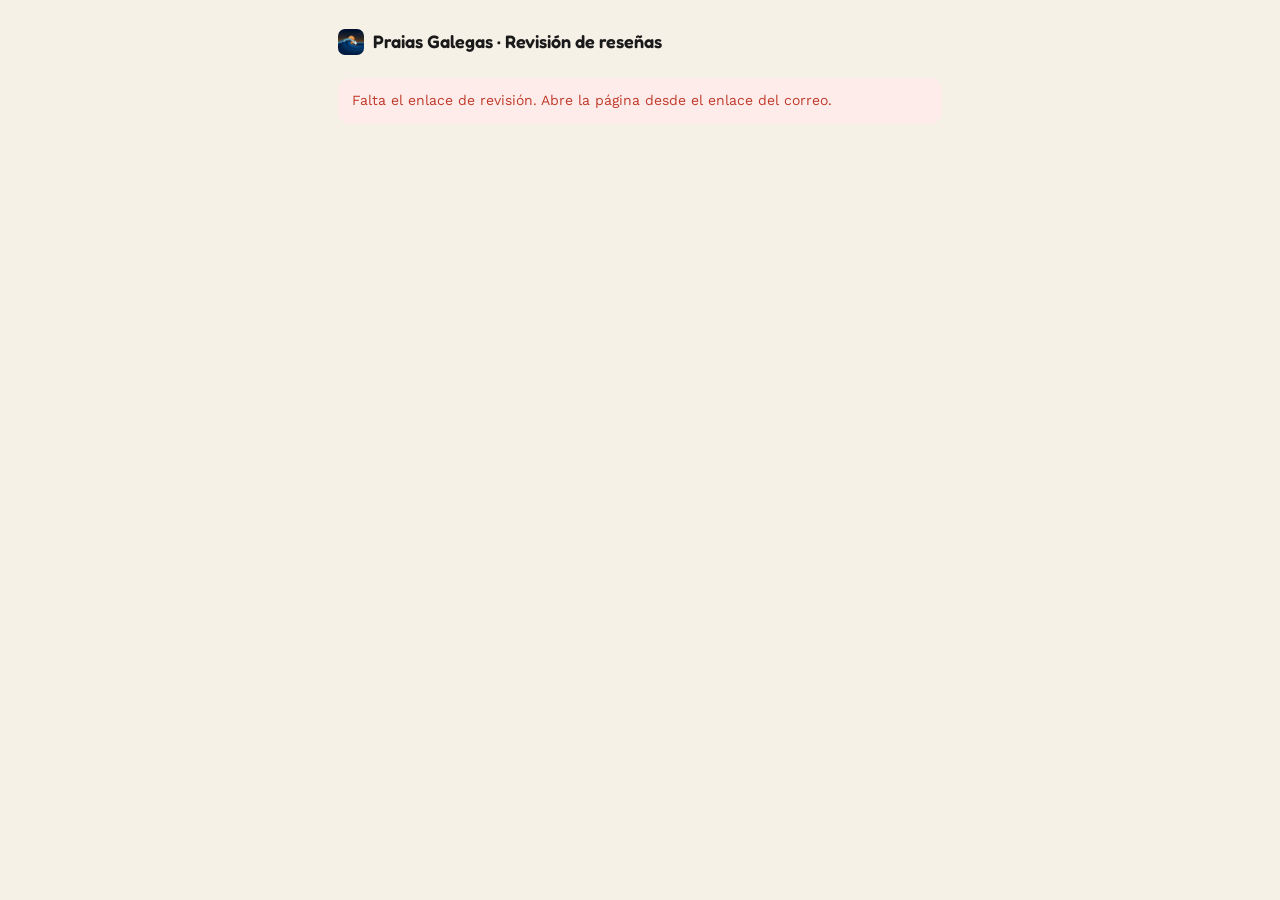
<file: revisar.html>
<!DOCTYPE html>
<html lang="es">
<head>
<meta charset="UTF-8">
<meta name="viewport" content="width=device-width, initial-scale=1.0">
<meta name="robots" content="noindex, nofollow">
<meta name="referrer" content="no-referrer">
<title>Revisar reseña — Praias Galegas</title>
<link rel="stylesheet" href="https://fonts.googleapis.com/css2?family=Fredoka:wght@500;600;700&family=Work+Sans:wght@400;500;600;700&display=swap">
<link rel="icon" type="image/png" href="img/favicon-32.png">
<style>
  :root{--cream:#F6F1E7;--white:#fff;--ink:#1A1A1A;--ink-soft:#5B5650;--ocean:#0D73BF;--ocean-dark:#095A97;--sea:#269966;--gold:#E0A21B;--danger:#C0392B;--line:#E7DFCF}
  *{box-sizing:border-box}
  body{margin:0;background:var(--cream);color:var(--ink);font-family:'Work Sans',sans-serif;line-height:1.55;-webkit-font-smoothing:antialiased}
  .wrap{max-width:640px;margin:0 auto;padding:28px 18px 60px}
  .brand{display:flex;align-items:center;gap:9px;font-family:'Fredoka',sans-serif;font-weight:600;font-size:18px;margin-bottom:22px}
  .brand img{width:26px;height:26px;border-radius:7px}
  h1{font-family:'Fredoka',sans-serif;font-size:26px;margin:0 0 4px}
  .where{color:var(--ink-soft);margin:0 0 14px}
  .card{background:var(--white);border:1px solid var(--line);border-radius:16px;padding:18px;margin-bottom:16px}
  .stars{font-size:24px;color:var(--gold);letter-spacing:2px}
  .meta{font-size:13px;color:var(--ink-soft);margin-top:4px}
  .body{background:var(--cream);border-radius:12px;padding:12px 14px;margin:12px 0 0;white-space:pre-wrap;word-wrap:break-word}
  .empty{color:var(--ink-soft);font-style:italic}
  .badge{display:inline-block;font-size:12px;font-weight:600;border-radius:999px;padding:3px 10px;margin-left:8px;background:#FDECEA;color:var(--danger)}
  h2{font-family:'Fredoka',sans-serif;font-size:18px;margin:0 0 4px;color:var(--ocean-dark)}
  .hint{font-size:13.5px;color:var(--ink-soft);margin:0 0 14px}
  .photos{display:grid;grid-template-columns:repeat(auto-fill,minmax(150px,1fr));gap:12px}
  .photo{border:1px solid var(--line);border-radius:12px;overflow:hidden;background:var(--white)}
  .photo img{display:block;width:100%;aspect-ratio:4/3;object-fit:cover;background:#ddd}
  .photo .row{padding:8px 10px;display:flex;flex-direction:column;gap:6px}
  .state{font-size:12.5px;font-weight:600}
  .state.on{color:var(--sea)} .state.off{color:var(--ink-soft)}
  button{font-family:inherit;font-size:14px;font-weight:600;border:0;border-radius:999px;padding:9px 16px;cursor:pointer}
  button:disabled{opacity:.5;cursor:default}
  .btn-main{background:var(--ocean);color:#fff}
  .btn-ghost{background:#fff;color:var(--ocean-dark);border:1px solid var(--line)}
  .btn-danger{background:var(--danger);color:#fff}
  .actions{display:flex;flex-wrap:wrap;gap:10px;margin-top:14px}
  .consent{border-radius:10px;padding:10px 12px;margin:0 0 12px;font-size:14px}
  .consent.yes{background:#E8F6EE;color:#1B6B45} .consent.no{background:#F2F2F2;color:#555}
  .msg{border-radius:12px;padding:12px 14px;margin-bottom:16px;font-size:14px}
  .msg.ok{background:#E8F6EE;color:#1B6B45} .msg.err{background:#FDECEA;color:var(--danger)}
  .center{text-align:center;padding:50px 10px;color:var(--ink-soft)}
</style>
</head>
<body>
<div class="wrap">
  <div class="brand"><img src="img/logo.png" alt=""> Praias Galegas · Revisión de reseñas</div>
  <div id="app"><div class="center">Cargando…</div></div>
</div>

<script>
(function () {
  var API = "https://ziwonliwqrqzulfsgtzu.supabase.co/functions/v1/review-admin";
  var app = document.getElementById("app");

  // El enlace del correo lleva "#<id de la reseña>.<token>": el fragmento no se envía a ningún servidor.
  var parts = (location.hash || "").replace(/^#/, "").split(".");
  var reviewId = parts[0], token = parts[1];
  // Quita el fragmento de la barra de direcciones/historial tras leerlo
  if (history.replaceState) history.replaceState(null, "", location.pathname);

  function esc(s) {
    return String(s == null ? "" : s).replace(/[&<>"']/g, function (c) {
      return { "&": "&amp;", "<": "&lt;", ">": "&gt;", '"': "&quot;", "'": "&#39;" }[c];
    });
  }
  function fmt(iso) {
    try { return new Date(iso).toLocaleString("es-ES", { dateStyle: "medium", timeStyle: "short" }); }
    catch (e) { return iso; }
  }

  async function call(action, extra) {
    var body = Object.assign({ action: action, review_id: reviewId, token: token }, extra || {});
    var r = await fetch(API, { method: "POST", headers: { "Content-Type": "application/json" }, body: JSON.stringify(body) });
    var data = {};
    try { data = await r.json(); } catch (e) {}
    if (!r.ok) { var err = new Error(data.error || ("http_" + r.status)); err.code = data.error; err.status = r.status; throw err; }
    return data;
  }

  function showError(e) {
    var text = "No se pudo completar la operación.";
    if (e && e.code === "not_found") text = "Esta reseña ya no existe (probablemente fue borrada).";
    else if (e && (e.code === "forbidden" || e.code === "bad_request")) text = "El enlace no es válido. Abre de nuevo el enlace del correo.";
    else if (e && e.code === "not_configured") text = "El servidor aún no está configurado (falta ADMIN_LINK_SECRET).";
    app.innerHTML = '<div class="msg err">' + esc(text) + "</div>";
  }

  var current = null;

  function render(review, message) {
    current = review;
    var photos = review.photos || [];
    var inGallery = photos.filter(function (p) { return p.in_gallery; }).length;
    var consent = review.gallery_consent === true;
    var beach = review.beach ? esc(review.beach.name) + " · " + esc(review.beach.municipality) + " (" + esc(review.beach.province) + ")" : "Playa desconocida";
    var stars = "★".repeat(review.rating) + "☆".repeat(5 - review.rating);

    var html = "";
    if (message) html += '<div class="msg ok">' + esc(message) + "</div>";
    html += '<div class="card">'
      + "<h1>" + beach + "</h1>"
      + '<div class="stars">' + stars + "</div>"
      + '<div class="meta">Publicada ' + esc(fmt(review.created_at))
      + (review.updated_at && review.updated_at !== review.created_at ? " · editada " + esc(fmt(review.updated_at)) : "")
      + (review.reports > 0 ? '<span class="badge">' + review.reports + " denuncia" + (review.reports > 1 ? "s" : "") + "</span>" : "")
      + "</div>"
      + (review.body ? '<div class="body">' + esc(review.body) + "</div>" : '<div class="body empty">Sin comentario</div>')
      + "</div>";

    if (photos.length) {
      html += '<div class="card"><h2>Fotos (' + photos.length + ")</h2>"
        + '<div class="consent ' + (consent ? "yes" : "no") + '">'
        + (consent ? "✔ El usuario <strong>SÍ</strong> quiere que sus fotos aparezcan en la galería de la playa."
                   : "✖ El usuario <strong>NO</strong> quiere sus fotos en la galería: se ven solo dentro de su reseña.") + "</div>"
        + '<p class="hint">Las fotos siempre se ven dentro de la reseña. '
        + (consent ? "Aquí decides si además aparecen en la <strong>galería de la playa</strong>. " : "No se pueden añadir a la galería sin su permiso. ")
        + inGallery + " de " + photos.length + " están ahora en la galería.</p>"
        + '<div class="photos">';
      photos.forEach(function (p, i) {
        html += '<div class="photo"><a href="' + esc(p.url) + '" target="_blank" rel="noopener"><img src="' + esc(p.url) + '" alt="Foto ' + (i + 1) + '"></a>'
          + '<div class="row"><span class="state ' + (p.in_gallery ? "on" : "off") + '">' + (p.in_gallery ? "● En la galería" : "○ No está en la galería") + "</span>"
          + ((p.in_gallery || consent)
              ? '<button class="' + (p.in_gallery ? "btn-ghost" : "btn-main") + '" data-photo="' + i + '">' + (p.in_gallery ? "Quitar de la galería" : "Mostrar en la galería") + "</button>"
              : "")
          + "</div></div>";
      });
      html += "</div>"
        + '<div class="actions">'
        + (consent ? '<button class="btn-main" id="allOn">Mostrar todas en la galería</button>' : "")
        + (inGallery ? '<button class="btn-ghost" id="allOff">Quitar todas de la galería</button>' : "")
        + "</div></div>";
    }

    html += '<div class="card"><h2>Borrar reseña</h2>'
      + '<p class="hint">Elimina la reseña (texto, puntuación y votos). '
      + (inGallery ? "<strong>Ojo:</strong> las fotos que están en la galería seguirán en ella; quítalas antes si no las quieres. " : "")
      + "Esta acción no se puede deshacer.</p>"
      + '<button class="btn-danger" id="del">Borrar reseña</button></div>';

    app.innerHTML = html;

    app.querySelectorAll("[data-photo]").forEach(function (btn) {
      btn.addEventListener("click", function () {
        var p = photos[Number(btn.getAttribute("data-photo"))];
        run(btn, function () { return call("set_photo", { photo_url: p.url, show: !p.in_gallery }); },
          p.in_gallery ? "Foto quitada de la galería." : "Foto añadida a la galería.");
      });
    });
    var on = document.getElementById("allOn"), off = document.getElementById("allOff");
    if (on) on.addEventListener("click", function () { run(on, function () { return call("set_all_photos", { show: true }); }, "Todas las fotos están en la galería."); });
    if (off) off.addEventListener("click", function () { run(off, function () { return call("set_all_photos", { show: false }); }, "Ninguna foto está en la galería."); });
    document.getElementById("del").addEventListener("click", function () {
      var warn = inGallery ? "\n\nLas fotos que están en la galería se quedarán en ella." : "";
      if (!confirm("¿Borrar esta reseña definitivamente?" + warn)) return;
      var b = document.getElementById("del"); b.disabled = true;
      call("delete").then(function () {
        app.innerHTML = '<div class="msg ok">Reseña borrada.</div><p class="center">Ya puedes cerrar esta página.</p>';
      }).catch(function (e) { b.disabled = false; showError(e); });
    });
  }

  async function run(btn, fn, okMessage) {
    btn.disabled = true;
    try {
      var data = await fn();
      render(data.review, okMessage);
    } catch (e) {
      btn.disabled = false;
      var box = document.createElement("div"); box.className = "msg err";
      box.textContent = "No se pudo completar la operación. Inténtalo de nuevo.";
      app.insertBefore(box, app.firstChild);
    }
  }

  if (!reviewId || !token) {
    app.innerHTML = '<div class="msg err">Falta el enlace de revisión. Abre la página desde el enlace del correo.</div>';
    return;
  }
  call("get").then(function (d) { render(d.review); }).catch(showError);
})();
</script>
</body>
</html>
</file>
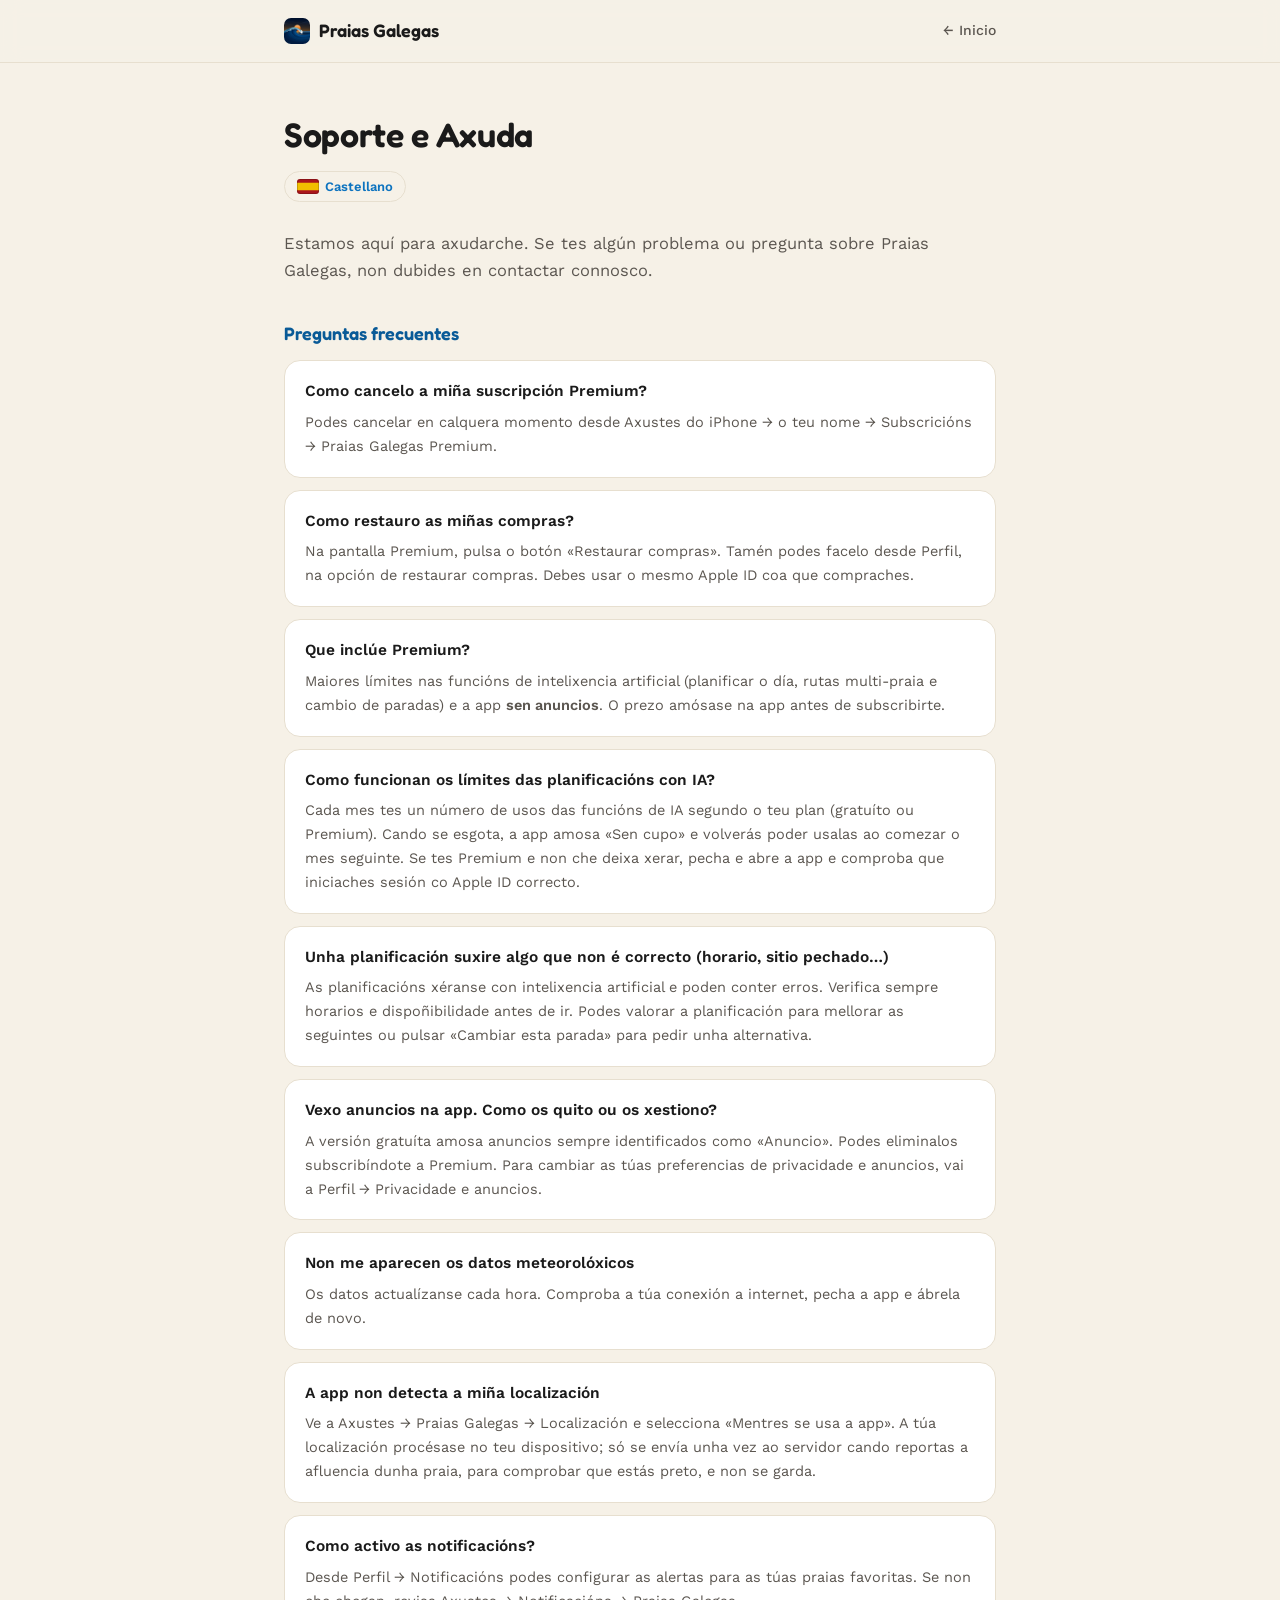
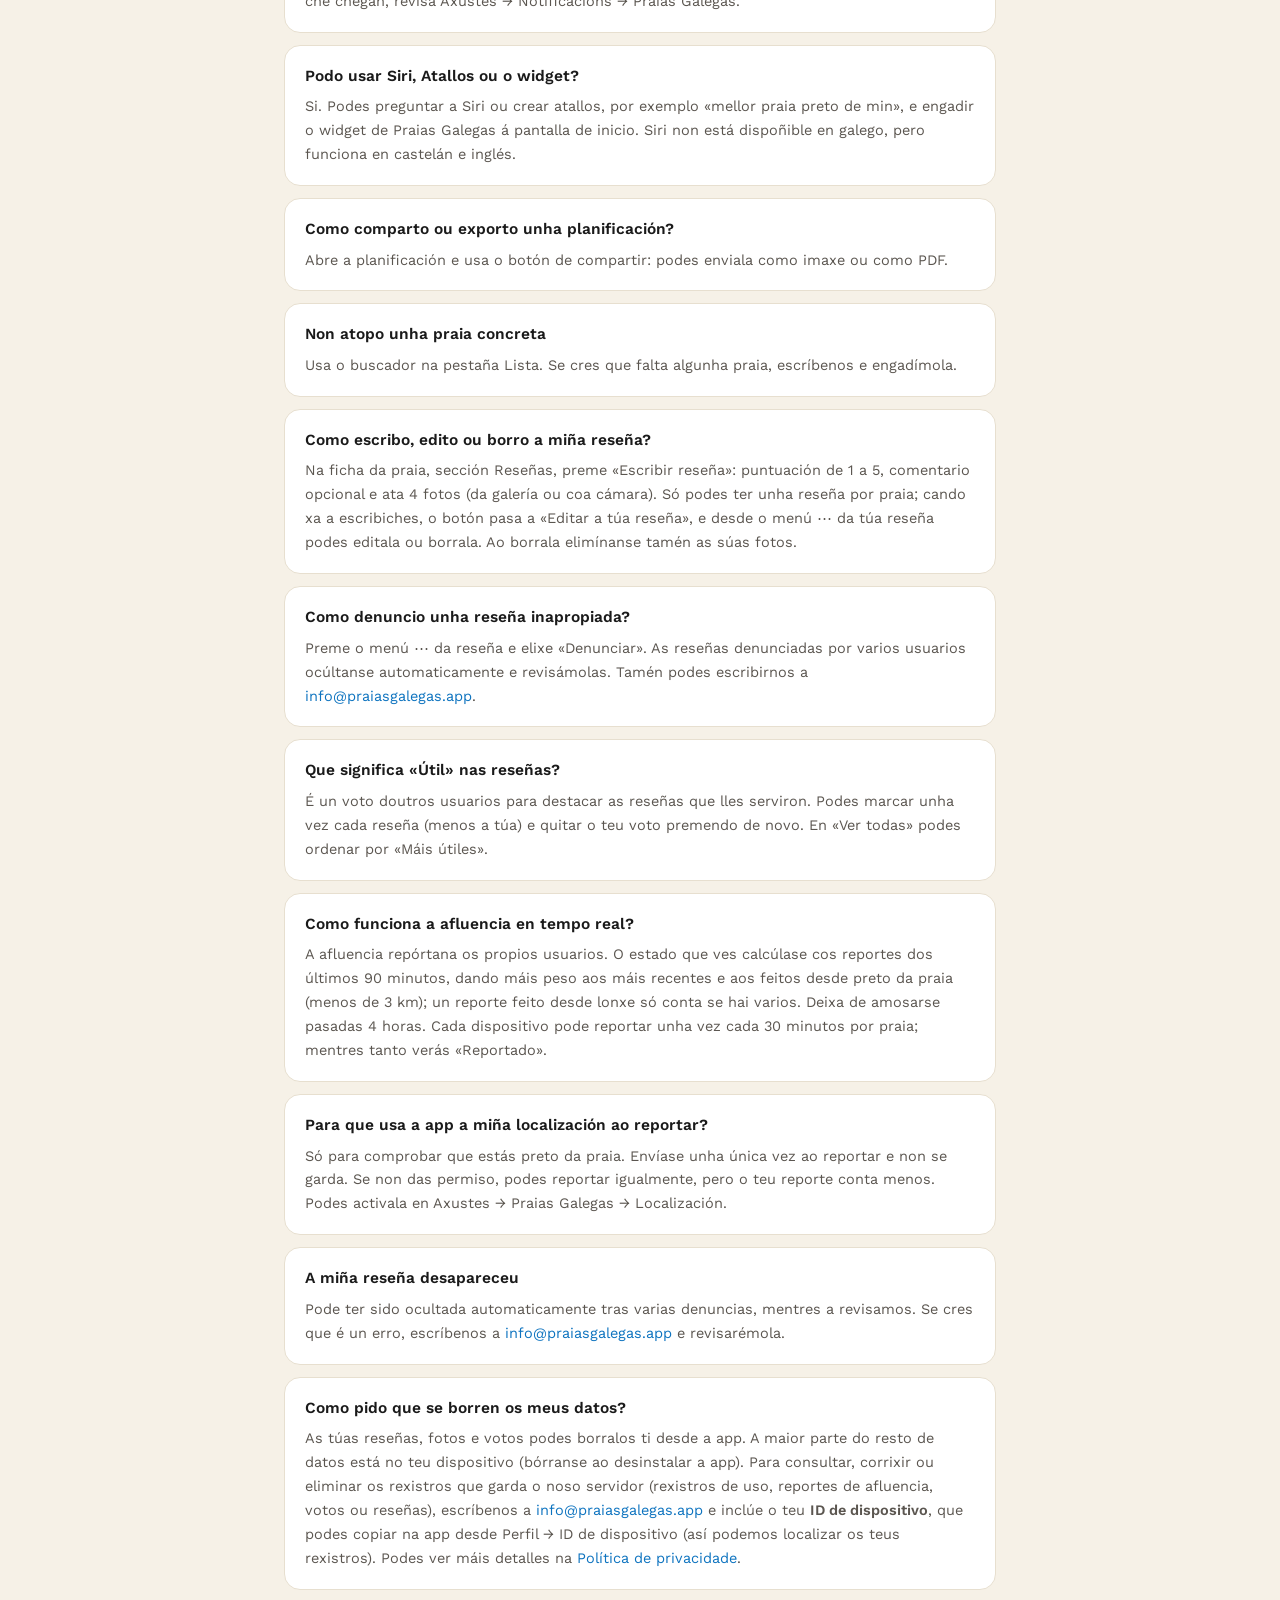
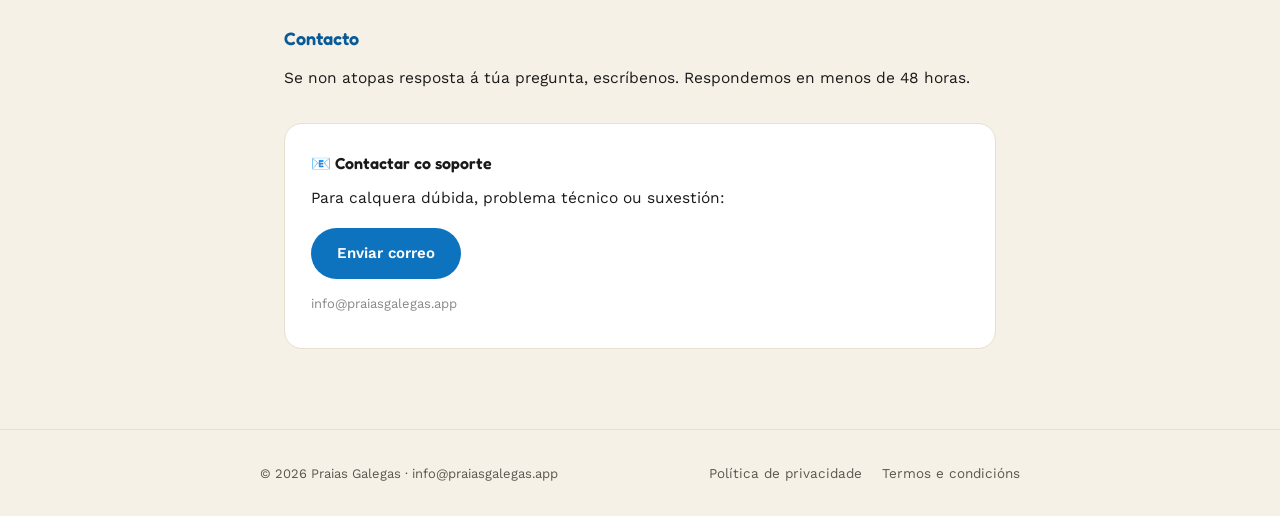
<file: soporte-gl.html>
<!DOCTYPE html>
<html lang="gl">
<head>
<meta charset="UTF-8">
<meta name="viewport" content="width=device-width, initial-scale=1.0">
<title>Soporte e Axuda — Praias Galegas</title>
<meta name="description" content="Preguntas frecuentes e contacto de soporte de Praias Galegas.">
<link rel="stylesheet" href="https://fonts.googleapis.com/css2?family=Fredoka:wght@500;600;700&family=Work+Sans:wght@400;500;600;700&display=swap">
<link rel="icon" type="image/png" href="img/favicon-32.png">
<link rel="apple-touch-icon" href="img/apple-touch-icon.png">
<link rel="stylesheet" href="legal.css">
</head>
<body>
<header>
  <div class="header-row">
    <a class="brand" href="index.html"><img class="brand-logo" src="img/logo.png" alt=""> Praias Galegas</a>
    <a class="header-back" href="index.html">← Inicio</a>
  </div>
</header>
<div class="container">
  <h1>Soporte e Axuda</h1>
  <div class="updated"><a class="lang-switch" href="soporte.html" hreflang="es" title="Castellano"><svg width="22" height="15" viewBox="0 0 22 15" aria-hidden="true"><defs><clipPath id="fl"><rect width="22" height="15" rx="3"/></clipPath></defs><g clip-path="url(#fl)"><rect width="22" height="15" fill="#AA151B"/><rect y="3.75" width="22" height="7.5" fill="#F1BF00"/></g><rect x=".5" y=".5" width="21" height="14" rx="2.5" fill="none" stroke="rgba(0,0,0,.18)"/></svg>Castellano</a></div>
  <p class="lead">Estamos aquí para axudarche. Se tes algún problema ou pregunta sobre Praias Galegas, non dubides en contactar connosco.</p>

  <h2>Preguntas frecuentes</h2>

  <div class="faq-item">
    <h3>Como cancelo a miña suscripción Premium?</h3>
    <p>Podes cancelar en calquera momento desde Axustes do iPhone → o teu nome → Subscricións → Praias Galegas Premium.</p>
  </div>

  <div class="faq-item">
    <h3>Como restauro as miñas compras?</h3>
    <p>Na pantalla Premium, pulsa o botón «Restaurar compras». Tamén podes facelo desde Perfil, na opción de restaurar compras. Debes usar o mesmo Apple ID coa que compraches.</p>
  </div>

  <div class="faq-item">
    <h3>Que inclúe Premium?</h3>
    <p>Maiores límites nas funcións de intelixencia artificial (planificar o día, rutas multi-praia e cambio de paradas) e a app <strong>sen anuncios</strong>. O prezo amósase na app antes de subscribirte.</p>
  </div>

  <div class="faq-item">
    <h3>Como funcionan os límites das planificacións con IA?</h3>
    <p>Cada mes tes un número de usos das funcións de IA segundo o teu plan (gratuíto ou Premium). Cando se esgota, a app amosa «Sen cupo» e volverás poder usalas ao comezar o mes seguinte. Se tes Premium e non che deixa xerar, pecha e abre a app e comproba que iniciaches sesión co Apple ID correcto.</p>
  </div>

  <div class="faq-item">
    <h3>Unha planificación suxire algo que non é correcto (horario, sitio pechado…)</h3>
    <p>As planificacións xéranse con intelixencia artificial e poden conter erros. Verifica sempre horarios e dispoñibilidade antes de ir. Podes valorar a planificación para mellorar as seguintes ou pulsar «Cambiar esta parada» para pedir unha alternativa.</p>
  </div>

  <div class="faq-item">
    <h3>Vexo anuncios na app. Como os quito ou os xestiono?</h3>
    <p>A versión gratuíta amosa anuncios sempre identificados como «Anuncio». Podes eliminalos subscribíndote a Premium. Para cambiar as túas preferencias de privacidade e anuncios, vai a Perfil → Privacidade e anuncios.</p>
  </div>

  <div class="faq-item">
    <h3>Non me aparecen os datos meteorolóxicos</h3>
    <p>Os datos actualízanse cada hora. Comproba a túa conexión a internet, pecha a app e ábrela de novo.</p>
  </div>

  <div class="faq-item">
    <h3>A app non detecta a miña localización</h3>
    <p>Ve a Axustes → Praias Galegas → Localización e selecciona «Mentres se usa a app». A túa localización procésase no teu dispositivo; só se envía unha vez ao servidor cando reportas a afluencia dunha praia, para comprobar que estás preto, e non se garda.</p>
  </div>

  <div class="faq-item">
    <h3>Como activo as notificacións?</h3>
    <p>Desde Perfil → Notificacións podes configurar as alertas para as túas praias favoritas. Se non che chegan, revisa Axustes → Notificacións → Praias Galegas.</p>
  </div>

  <div class="faq-item">
    <h3>Podo usar Siri, Atallos ou o widget?</h3>
    <p>Si. Podes preguntar a Siri ou crear atallos, por exemplo «mellor praia preto de min», e engadir o widget de Praias Galegas á pantalla de inicio. Siri non está dispoñible en galego, pero funciona en castelán e inglés.</p>
  </div>

  <div class="faq-item">
    <h3>Como comparto ou exporto unha planificación?</h3>
    <p>Abre a planificación e usa o botón de compartir: podes enviala como imaxe ou como PDF.</p>
  </div>

  <div class="faq-item">
    <h3>Non atopo unha praia concreta</h3>
    <p>Usa o buscador na pestaña Lista. Se cres que falta algunha praia, escríbenos e engadímola.</p>
  </div>

  <div class="faq-item">
    <h3>Como escribo, edito ou borro a miña reseña?</h3>
    <p>Na ficha da praia, sección Reseñas, preme «Escribir reseña»: puntuación de 1 a 5, comentario opcional e ata 4 fotos (da galería ou coa cámara). Só podes ter unha reseña por praia; cando xa a escribiches, o botón pasa a «Editar a túa reseña», e desde o menú ⋯ da túa reseña podes editala ou borrala. Ao borrala elimínanse tamén as súas fotos.</p>
  </div>

  <div class="faq-item">
    <h3>Como denuncio unha reseña inapropiada?</h3>
    <p>Preme o menú ⋯ da reseña e elixe «Denunciar». As reseñas denunciadas por varios usuarios ocúltanse automaticamente e revisámolas. Tamén podes escribirnos a <a href="mailto:info@praiasgalegas.app">info@praiasgalegas.app</a>.</p>
  </div>

  <div class="faq-item">
    <h3>Que significa «Útil» nas reseñas?</h3>
    <p>É un voto doutros usuarios para destacar as reseñas que lles serviron. Podes marcar unha vez cada reseña (menos a túa) e quitar o teu voto premendo de novo. En «Ver todas» podes ordenar por «Máis útiles».</p>
  </div>

  <div class="faq-item">
    <h3>Como funciona a afluencia en tempo real?</h3>
    <p>A afluencia repórtana os propios usuarios. O estado que ves calcúlase cos reportes dos últimos 90 minutos, dando máis peso aos máis recentes e aos feitos desde preto da praia (menos de 3 km); un reporte feito desde lonxe só conta se hai varios. Deixa de amosarse pasadas 4 horas. Cada dispositivo pode reportar unha vez cada 30 minutos por praia; mentres tanto verás «Reportado».</p>
  </div>

  <div class="faq-item">
    <h3>Para que usa a app a miña localización ao reportar?</h3>
    <p>Só para comprobar que estás preto da praia. Envíase unha única vez ao reportar e non se garda. Se non das permiso, podes reportar igualmente, pero o teu reporte conta menos. Podes activala en Axustes → Praias Galegas → Localización.</p>
  </div>

  <div class="faq-item">
    <h3>A miña reseña desapareceu</h3>
    <p>Pode ter sido ocultada automaticamente tras varias denuncias, mentres a revisamos. Se cres que é un erro, escríbenos a <a href="mailto:info@praiasgalegas.app">info@praiasgalegas.app</a> e revisarémola.</p>
  </div>

  <div class="faq-item">
    <h3>Como pido que se borren os meus datos?</h3>
    <p>As túas reseñas, fotos e votos podes borralos ti desde a app. A maior parte do resto de datos está no teu dispositivo (bórranse ao desinstalar a app). Para consultar, corrixir ou eliminar os rexistros que garda o noso servidor (rexistros de uso, reportes de afluencia, votos ou reseñas), escríbenos a <a href="mailto:info@praiasgalegas.app">info@praiasgalegas.app</a> e inclúe o teu <strong>ID de dispositivo</strong>, que podes copiar na app desde Perfil → ID de dispositivo (así podemos localizar os teus rexistros). Podes ver máis detalles na <a href="privacidade.html">Política de privacidade</a>.</p>
  </div>

  <h2>Contacto</h2>
  <p>Se non atopas resposta á túa pregunta, escríbenos. Respondemos en menos de 48 horas.</p>

  <div class="contact-box">
    <h3>📧 Contactar co soporte</h3>
    <p>Para calquera dúbida, problema técnico ou suxestión:</p>
    <a href="mailto:info@praiasgalegas.app" class="btn">Enviar correo</a>
    <p style="margin-top:14px;font-size:13px;color:#888;">info@praiasgalegas.app</p>
  </div>

</div>
<footer>
  <div class="footer-row">
    <div class="footer-copy">© 2026 Praias Galegas · info@praiasgalegas.app</div>
    <div class="footer-links">
      <a href="privacidade.html">Política de privacidade</a>
      <a href="termos.html">Termos e condicións</a>
    </div>
  </div>
</footer>
</body>
</html>
</file>
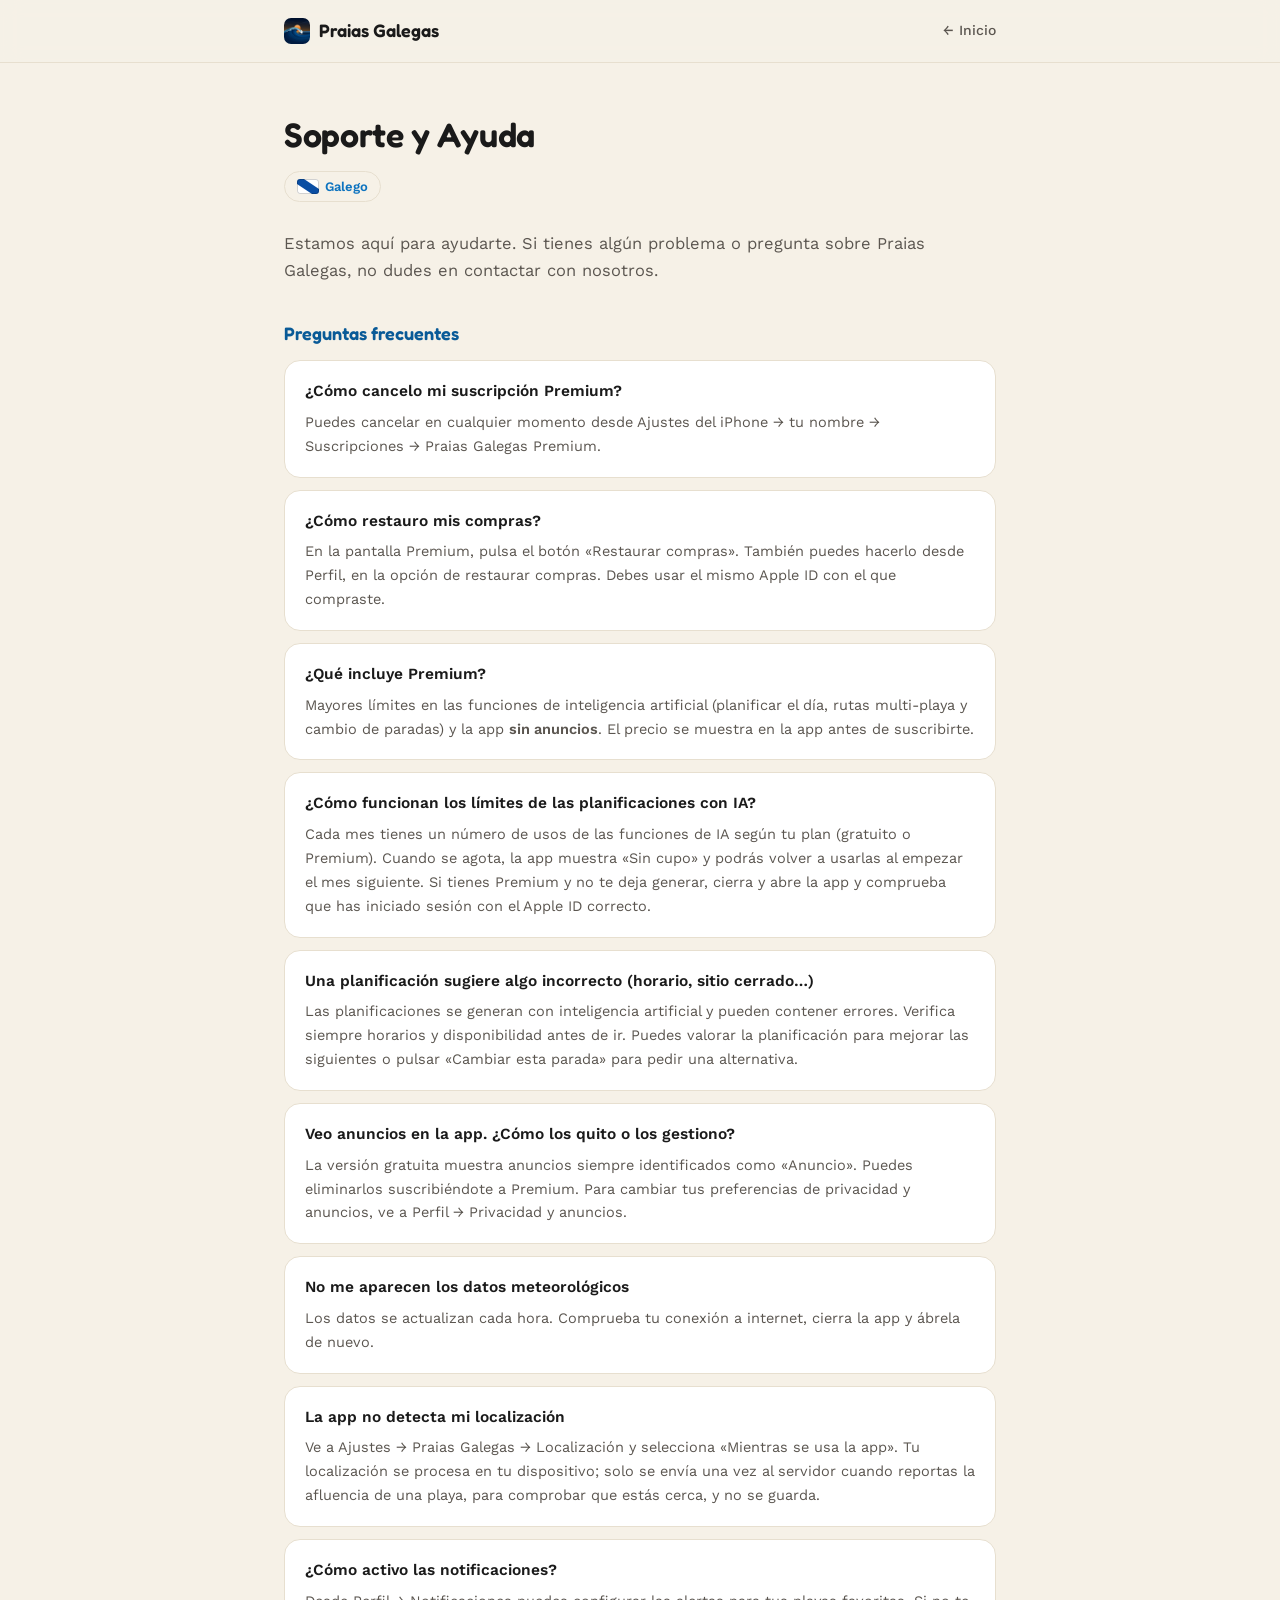
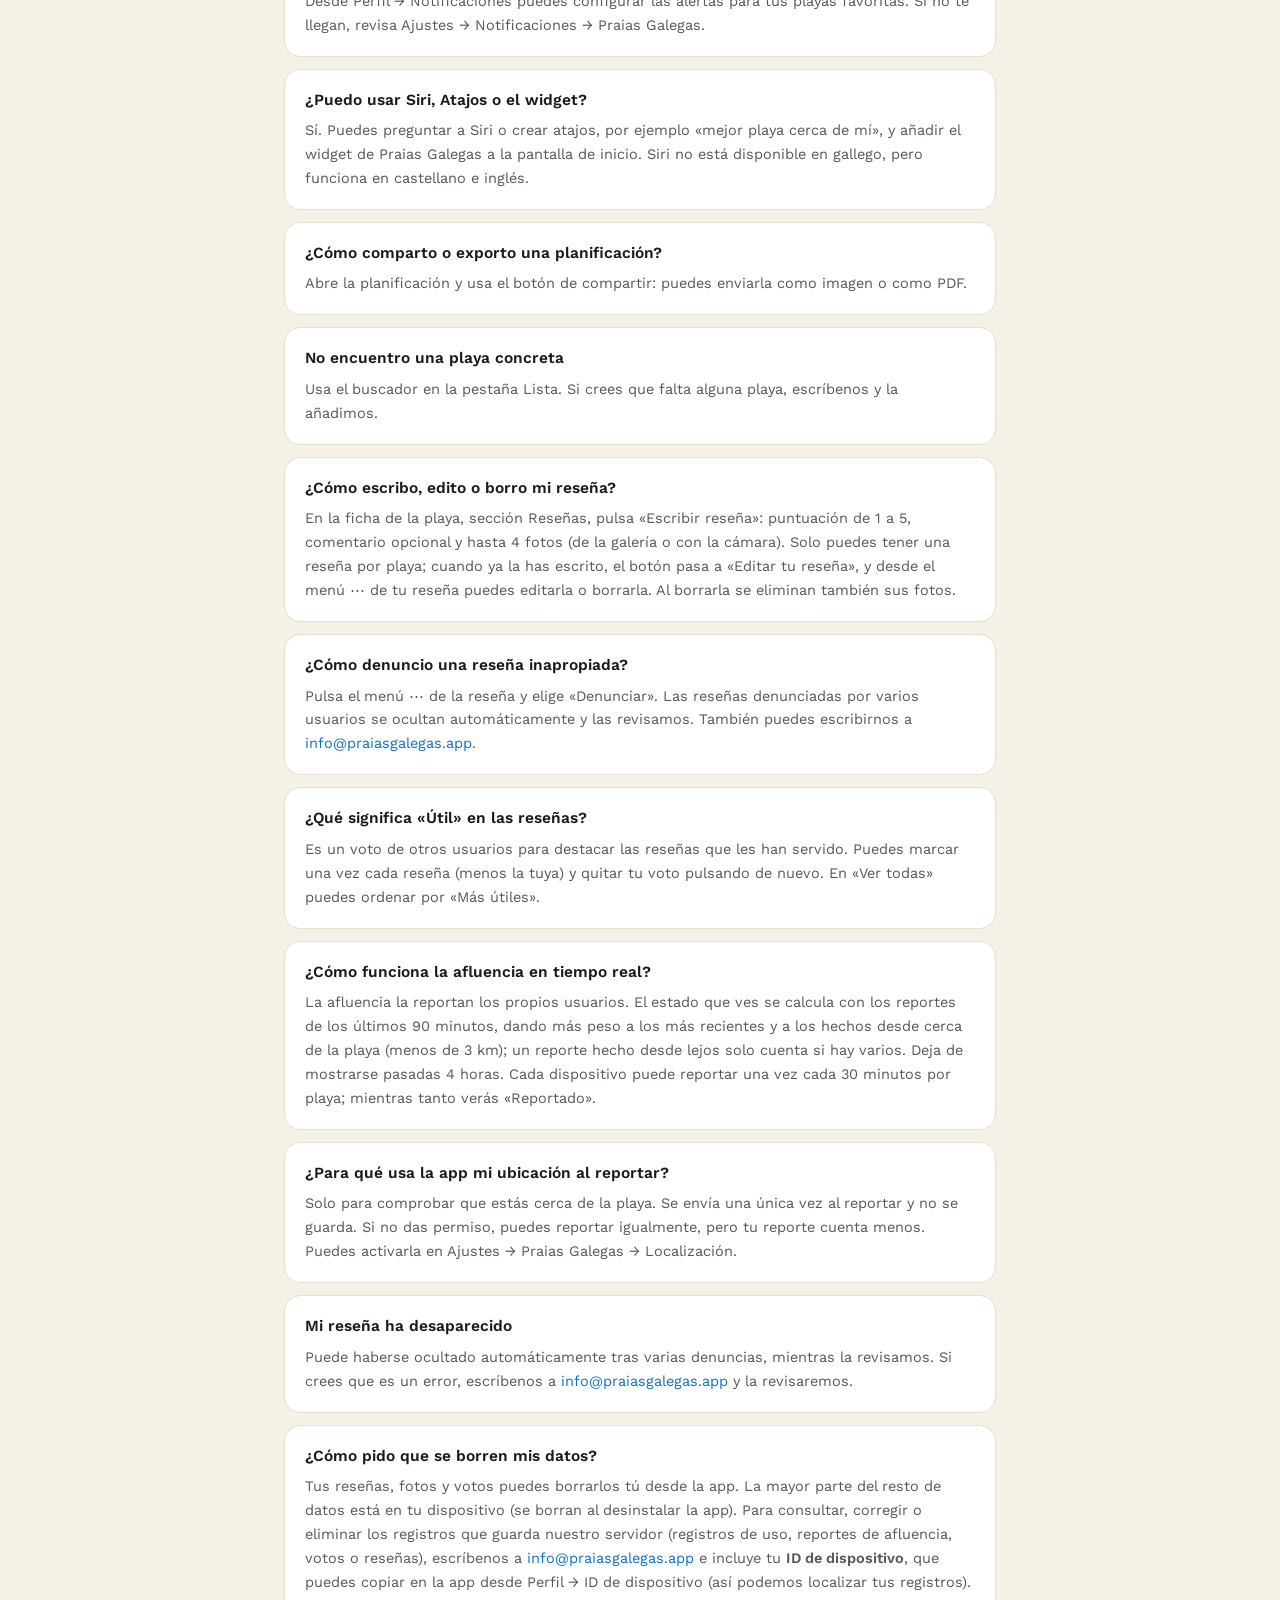
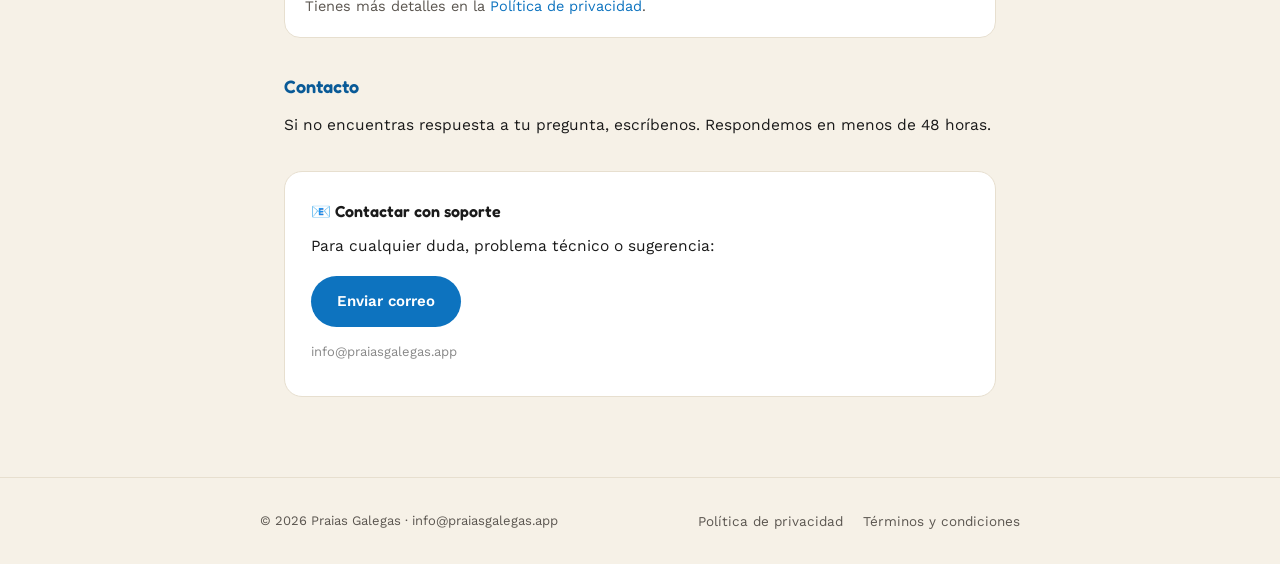
<file: soporte.html>
<!DOCTYPE html>
<html lang="es">
<head>
<meta charset="UTF-8">
<meta name="viewport" content="width=device-width, initial-scale=1.0">
<title>Soporte y Ayuda — Praias Galegas</title>
<meta name="description" content="Preguntas frecuentes y contacto de soporte de Praias Galegas.">
<link rel="stylesheet" href="https://fonts.googleapis.com/css2?family=Fredoka:wght@500;600;700&family=Work+Sans:wght@400;500;600;700&display=swap">
<link rel="icon" type="image/png" href="img/favicon-32.png">
<link rel="apple-touch-icon" href="img/apple-touch-icon.png">
<link rel="stylesheet" href="legal.css">
</head>
<body>
<header>
  <div class="header-row">
    <a class="brand" href="index-es.html"><img class="brand-logo" src="img/logo.png" alt=""> Praias Galegas</a>
    <a class="header-back" href="index-es.html">← Inicio</a>
  </div>
</header>
<div class="container">
  <h1>Soporte y Ayuda</h1>
  <div class="updated"><a class="lang-switch" href="soporte-gl.html" hreflang="gl" title="Galego"><svg width="22" height="15" viewBox="0 0 22 15" aria-hidden="true"><defs><clipPath id="fl"><rect width="22" height="15" rx="3"/></clipPath></defs><g clip-path="url(#fl)"><rect width="22" height="15" fill="#fff"/><polygon points="0,0 7,0 22,10 22,15 15,15 0,5" fill="#0A4EA3"/></g><rect x=".5" y=".5" width="21" height="14" rx="2.5" fill="none" stroke="rgba(0,0,0,.18)"/></svg>Galego</a></div>
  <p class="lead">Estamos aquí para ayudarte. Si tienes algún problema o pregunta sobre Praias Galegas, no dudes en contactar con nosotros.</p>

  <h2>Preguntas frecuentes</h2>

  <div class="faq-item">
    <h3>¿Cómo cancelo mi suscripción Premium?</h3>
    <p>Puedes cancelar en cualquier momento desde Ajustes del iPhone → tu nombre → Suscripciones → Praias Galegas Premium.</p>
  </div>

  <div class="faq-item">
    <h3>¿Cómo restauro mis compras?</h3>
    <p>En la pantalla Premium, pulsa el botón «Restaurar compras». También puedes hacerlo desde Perfil, en la opción de restaurar compras. Debes usar el mismo Apple ID con el que compraste.</p>
  </div>

  <div class="faq-item">
    <h3>¿Qué incluye Premium?</h3>
    <p>Mayores límites en las funciones de inteligencia artificial (planificar el día, rutas multi-playa y cambio de paradas) y la app <strong>sin anuncios</strong>. El precio se muestra en la app antes de suscribirte.</p>
  </div>

  <div class="faq-item">
    <h3>¿Cómo funcionan los límites de las planificaciones con IA?</h3>
    <p>Cada mes tienes un número de usos de las funciones de IA según tu plan (gratuito o Premium). Cuando se agota, la app muestra «Sin cupo» y podrás volver a usarlas al empezar el mes siguiente. Si tienes Premium y no te deja generar, cierra y abre la app y comprueba que has iniciado sesión con el Apple ID correcto.</p>
  </div>

  <div class="faq-item">
    <h3>Una planificación sugiere algo incorrecto (horario, sitio cerrado…)</h3>
    <p>Las planificaciones se generan con inteligencia artificial y pueden contener errores. Verifica siempre horarios y disponibilidad antes de ir. Puedes valorar la planificación para mejorar las siguientes o pulsar «Cambiar esta parada» para pedir una alternativa.</p>
  </div>

  <div class="faq-item">
    <h3>Veo anuncios en la app. ¿Cómo los quito o los gestiono?</h3>
    <p>La versión gratuita muestra anuncios siempre identificados como «Anuncio». Puedes eliminarlos suscribiéndote a Premium. Para cambiar tus preferencias de privacidad y anuncios, ve a Perfil → Privacidad y anuncios.</p>
  </div>

  <div class="faq-item">
    <h3>No me aparecen los datos meteorológicos</h3>
    <p>Los datos se actualizan cada hora. Comprueba tu conexión a internet, cierra la app y ábrela de nuevo.</p>
  </div>

  <div class="faq-item">
    <h3>La app no detecta mi localización</h3>
    <p>Ve a Ajustes → Praias Galegas → Localización y selecciona «Mientras se usa la app». Tu localización se procesa en tu dispositivo; solo se envía una vez al servidor cuando reportas la afluencia de una playa, para comprobar que estás cerca, y no se guarda.</p>
  </div>

  <div class="faq-item">
    <h3>¿Cómo activo las notificaciones?</h3>
    <p>Desde Perfil → Notificaciones puedes configurar las alertas para tus playas favoritas. Si no te llegan, revisa Ajustes → Notificaciones → Praias Galegas.</p>
  </div>

  <div class="faq-item">
    <h3>¿Puedo usar Siri, Atajos o el widget?</h3>
    <p>Sí. Puedes preguntar a Siri o crear atajos, por ejemplo «mejor playa cerca de mí», y añadir el widget de Praias Galegas a la pantalla de inicio. Siri no está disponible en gallego, pero funciona en castellano e inglés.</p>
  </div>

  <div class="faq-item">
    <h3>¿Cómo comparto o exporto una planificación?</h3>
    <p>Abre la planificación y usa el botón de compartir: puedes enviarla como imagen o como PDF.</p>
  </div>

  <div class="faq-item">
    <h3>No encuentro una playa concreta</h3>
    <p>Usa el buscador en la pestaña Lista. Si crees que falta alguna playa, escríbenos y la añadimos.</p>
  </div>

  <div class="faq-item">
    <h3>¿Cómo escribo, edito o borro mi reseña?</h3>
    <p>En la ficha de la playa, sección Reseñas, pulsa «Escribir reseña»: puntuación de 1 a 5, comentario opcional y hasta 4 fotos (de la galería o con la cámara). Solo puedes tener una reseña por playa; cuando ya la has escrito, el botón pasa a «Editar tu reseña», y desde el menú ⋯ de tu reseña puedes editarla o borrarla. Al borrarla se eliminan también sus fotos.</p>
  </div>

  <div class="faq-item">
    <h3>¿Cómo denuncio una reseña inapropiada?</h3>
    <p>Pulsa el menú ⋯ de la reseña y elige «Denunciar». Las reseñas denunciadas por varios usuarios se ocultan automáticamente y las revisamos. También puedes escribirnos a <a href="mailto:info@praiasgalegas.app">info@praiasgalegas.app</a>.</p>
  </div>

  <div class="faq-item">
    <h3>¿Qué significa «Útil» en las reseñas?</h3>
    <p>Es un voto de otros usuarios para destacar las reseñas que les han servido. Puedes marcar una vez cada reseña (menos la tuya) y quitar tu voto pulsando de nuevo. En «Ver todas» puedes ordenar por «Más útiles».</p>
  </div>

  <div class="faq-item">
    <h3>¿Cómo funciona la afluencia en tiempo real?</h3>
    <p>La afluencia la reportan los propios usuarios. El estado que ves se calcula con los reportes de los últimos 90 minutos, dando más peso a los más recientes y a los hechos desde cerca de la playa (menos de 3 km); un reporte hecho desde lejos solo cuenta si hay varios. Deja de mostrarse pasadas 4 horas. Cada dispositivo puede reportar una vez cada 30 minutos por playa; mientras tanto verás «Reportado».</p>
  </div>

  <div class="faq-item">
    <h3>¿Para qué usa la app mi ubicación al reportar?</h3>
    <p>Solo para comprobar que estás cerca de la playa. Se envía una única vez al reportar y no se guarda. Si no das permiso, puedes reportar igualmente, pero tu reporte cuenta menos. Puedes activarla en Ajustes → Praias Galegas → Localización.</p>
  </div>

  <div class="faq-item">
    <h3>Mi reseña ha desaparecido</h3>
    <p>Puede haberse ocultado automáticamente tras varias denuncias, mientras la revisamos. Si crees que es un error, escríbenos a <a href="mailto:info@praiasgalegas.app">info@praiasgalegas.app</a> y la revisaremos.</p>
  </div>

  <div class="faq-item">
    <h3>¿Cómo pido que se borren mis datos?</h3>
    <p>Tus reseñas, fotos y votos puedes borrarlos tú desde la app. La mayor parte del resto de datos está en tu dispositivo (se borran al desinstalar la app). Para consultar, corregir o eliminar los registros que guarda nuestro servidor (registros de uso, reportes de afluencia, votos o reseñas), escríbenos a <a href="mailto:info@praiasgalegas.app">info@praiasgalegas.app</a> e incluye tu <strong>ID de dispositivo</strong>, que puedes copiar en la app desde Perfil → ID de dispositivo (así podemos localizar tus registros). Tienes más detalles en la <a href="privacidad.html">Política de privacidad</a>.</p>
  </div>

  <h2>Contacto</h2>
  <p>Si no encuentras respuesta a tu pregunta, escríbenos. Respondemos en menos de 48 horas.</p>

  <div class="contact-box">
    <h3>📧 Contactar con soporte</h3>
    <p>Para cualquier duda, problema técnico o sugerencia:</p>
    <a href="mailto:info@praiasgalegas.app" class="btn">Enviar correo</a>
    <p style="margin-top:14px;font-size:13px;color:#888;">info@praiasgalegas.app</p>
  </div>

</div>
<footer>
  <div class="footer-row">
    <div class="footer-copy">© 2026 Praias Galegas · info@praiasgalegas.app</div>
    <div class="footer-links">
      <a href="privacidad.html">Política de privacidad</a>
      <a href="terminos.html">Términos y condiciones</a>
    </div>
  </div>
</footer>
</body>
</html>
</file>
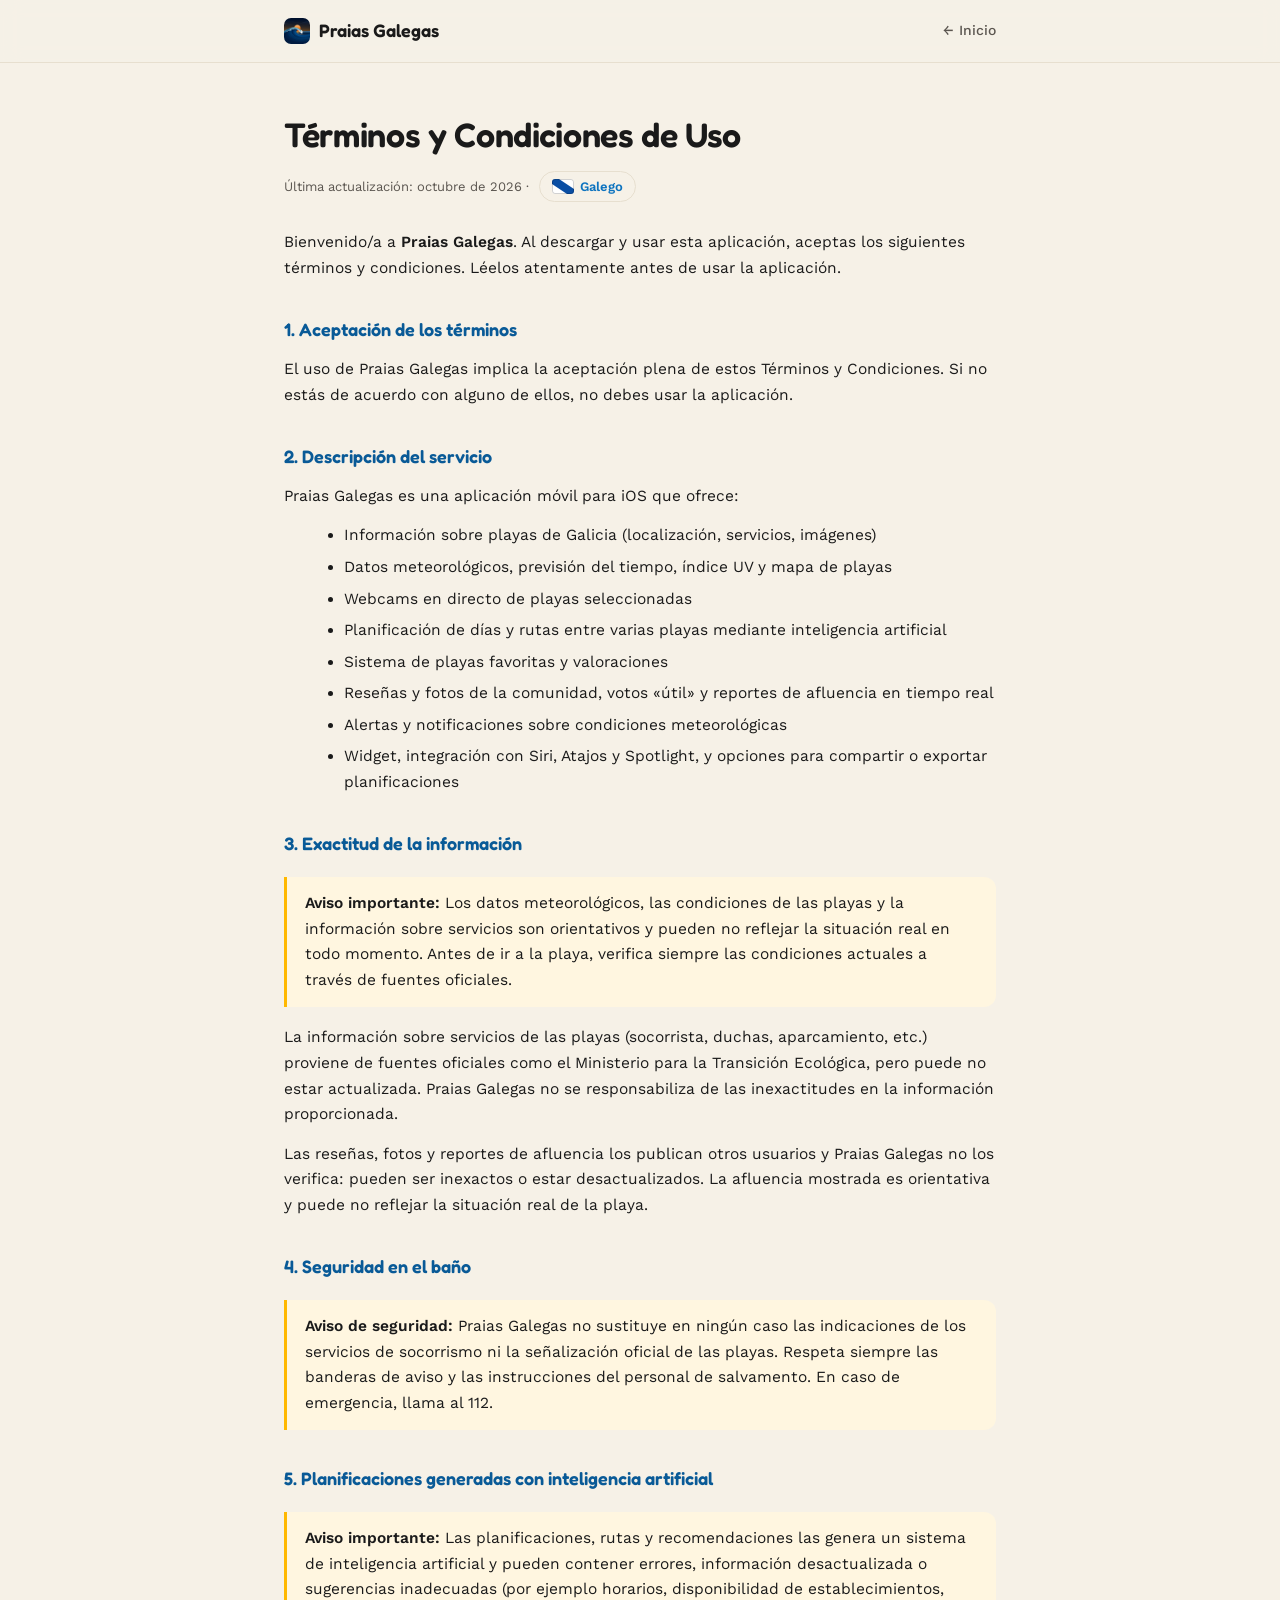
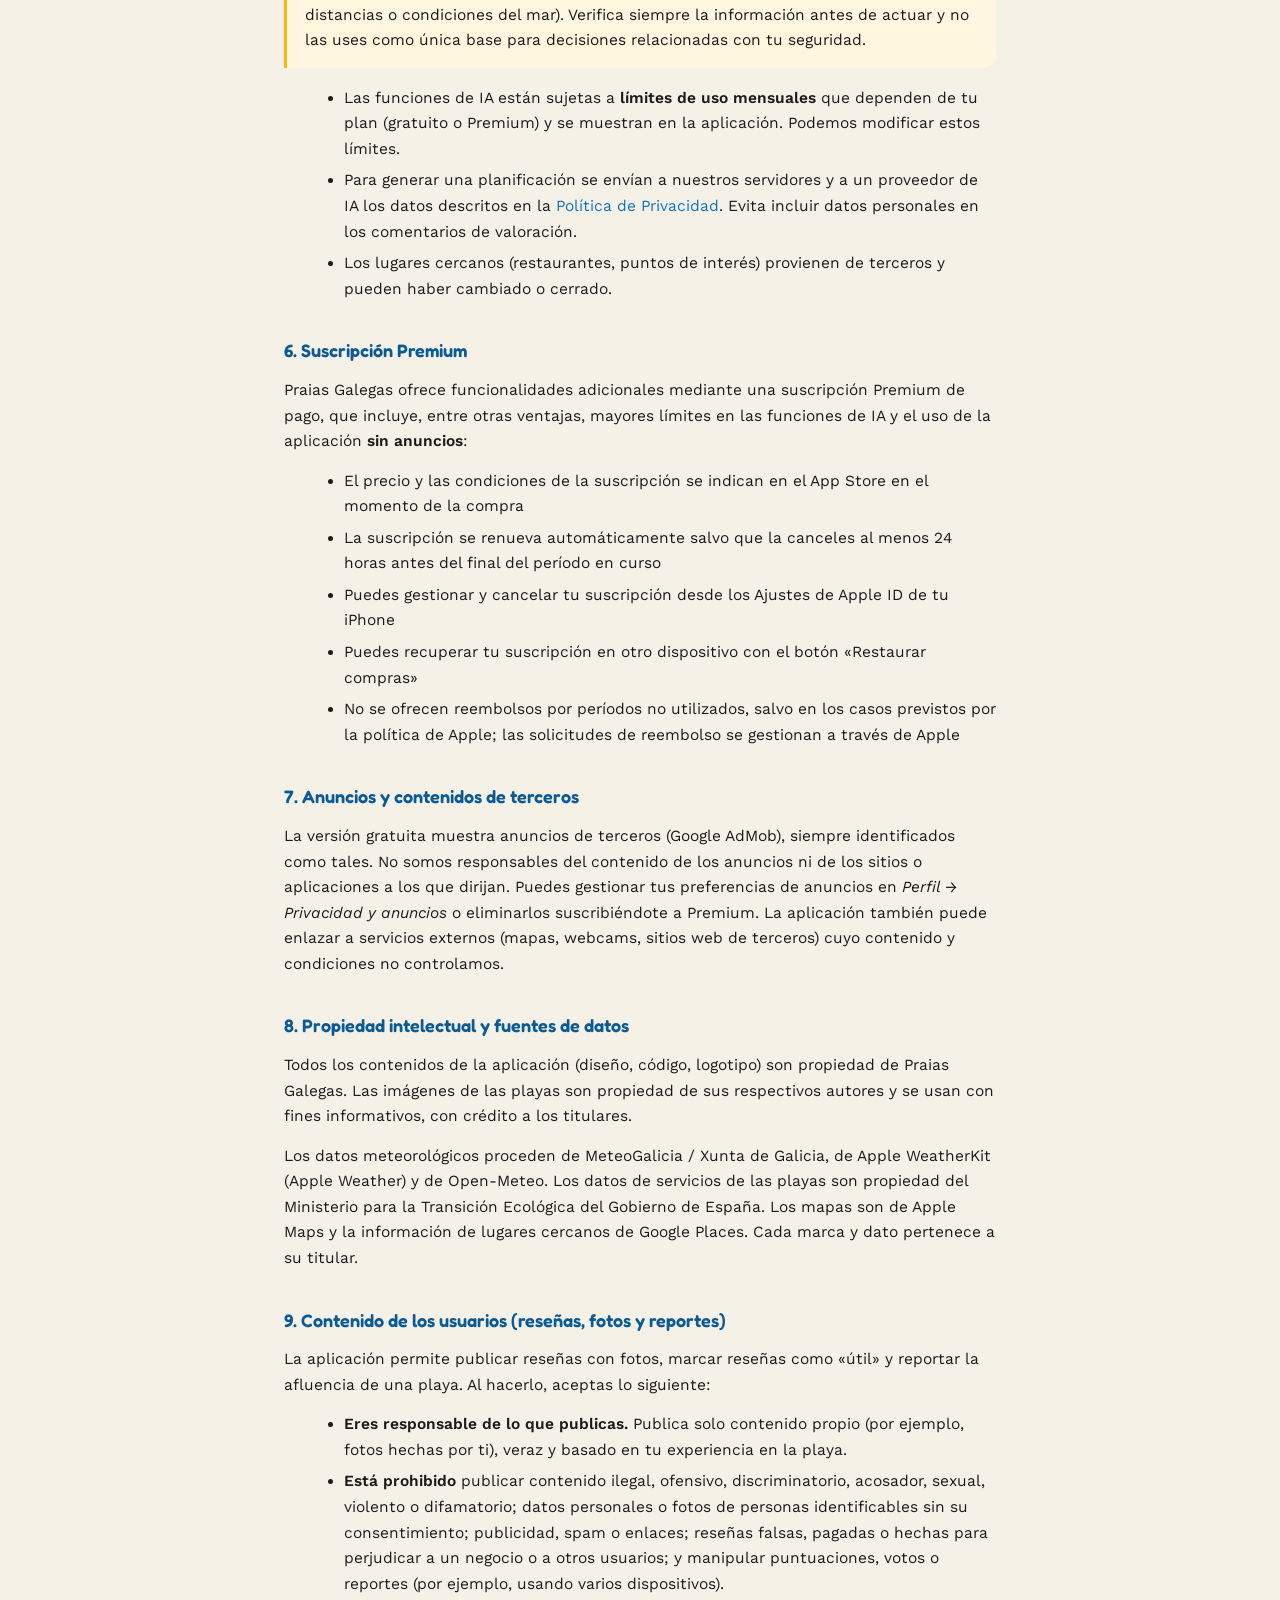
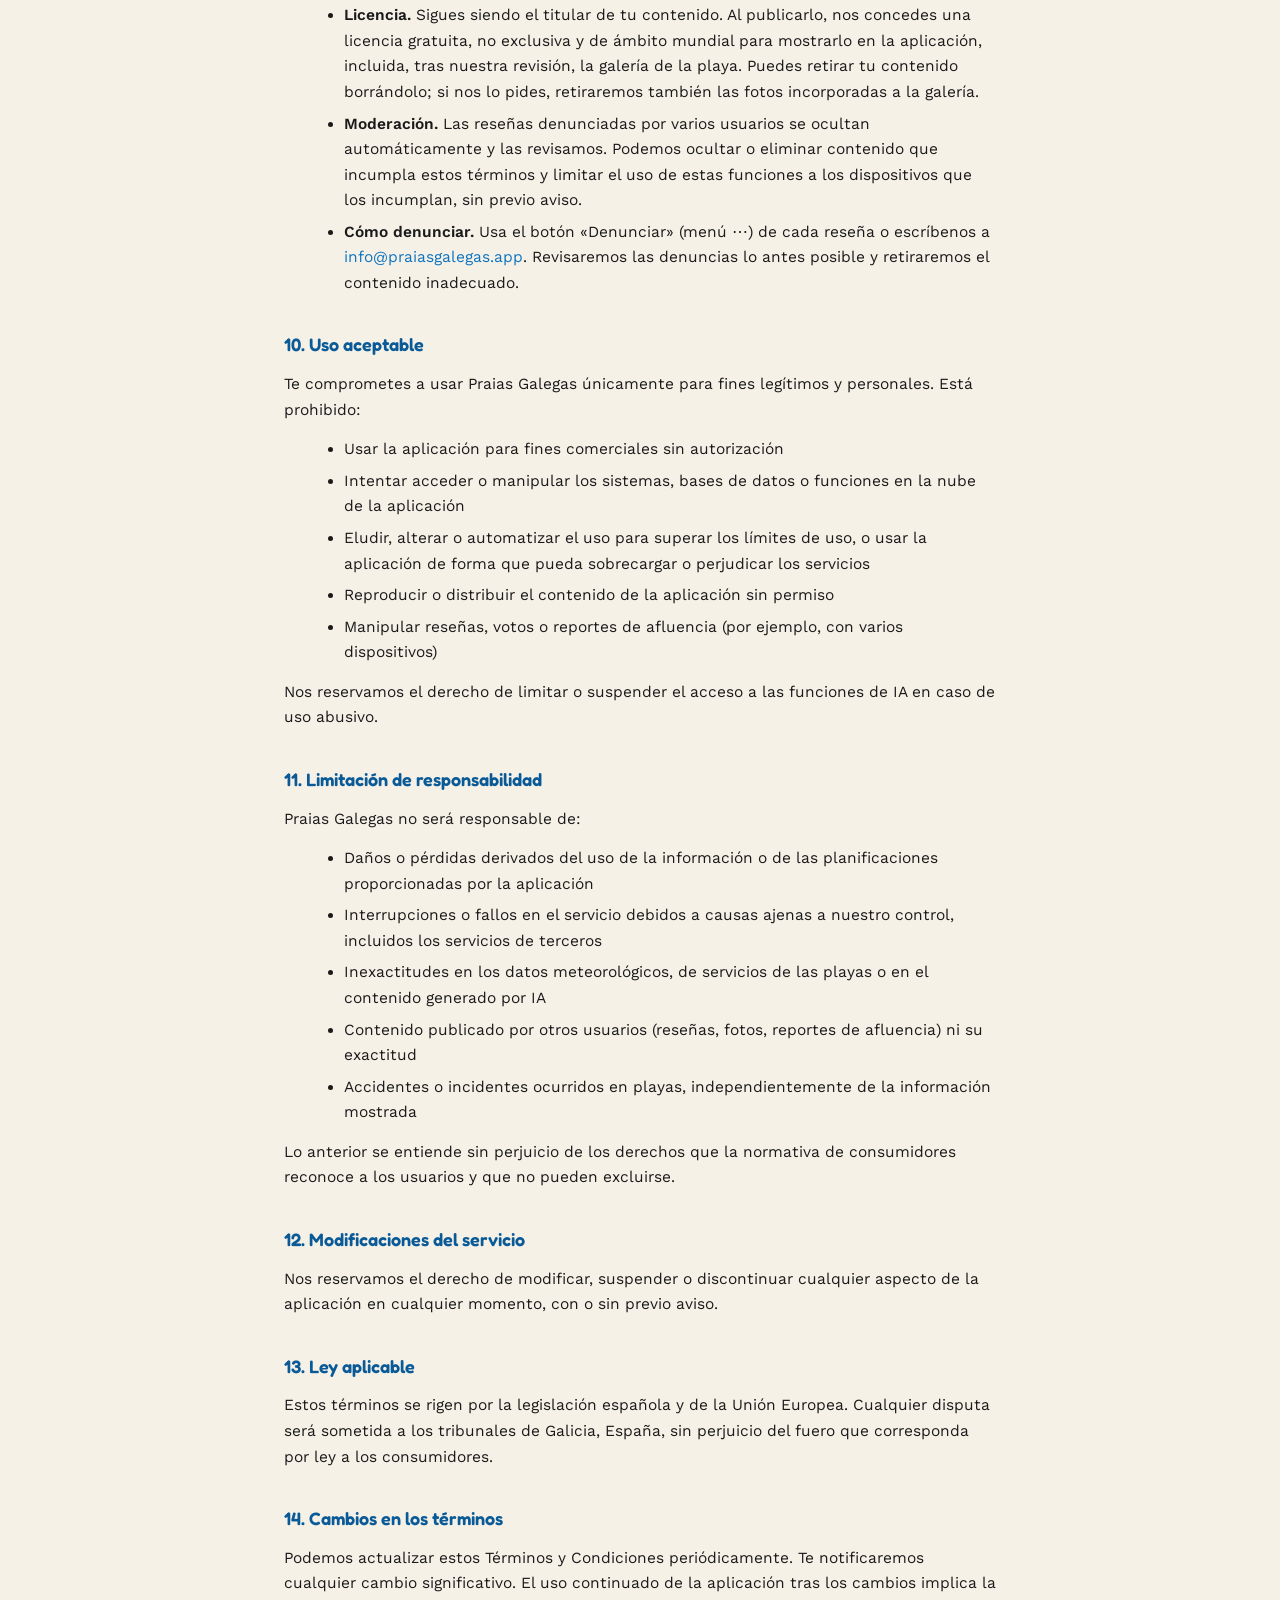
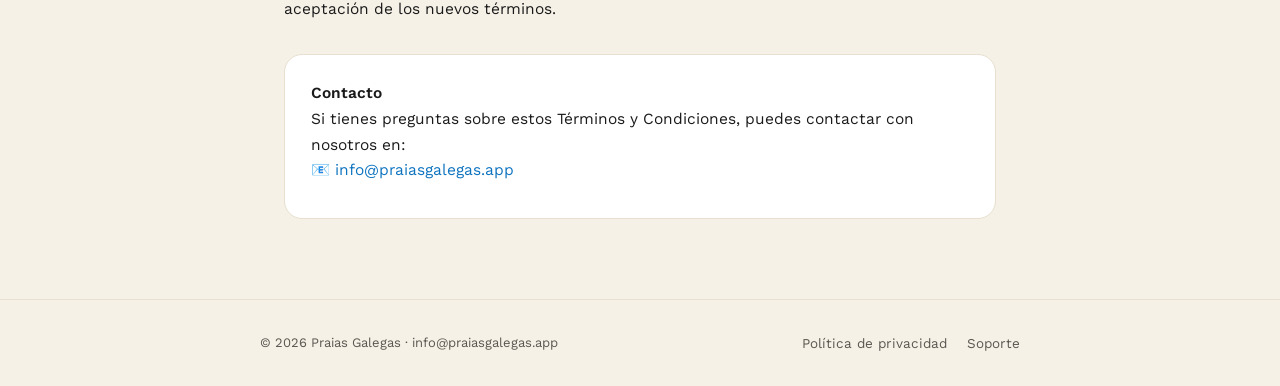
<file: terminos.html>
<!DOCTYPE html>
<html lang="es">
<head>
<meta charset="UTF-8">
<meta name="viewport" content="width=device-width, initial-scale=1.0">
<title>Términos y Condiciones — Praias Galegas</title>
<meta name="description" content="Términos y condiciones de uso de Praias Galegas.">
<link rel="stylesheet" href="https://fonts.googleapis.com/css2?family=Fredoka:wght@500;600;700&family=Work+Sans:wght@400;500;600;700&display=swap">
<link rel="icon" type="image/png" href="img/favicon-32.png">
<link rel="apple-touch-icon" href="img/apple-touch-icon.png">
<link rel="stylesheet" href="legal.css">
</head>
<body>
<header>
  <div class="header-row">
    <a class="brand" href="index-es.html"><img class="brand-logo" src="img/logo.png" alt=""> Praias Galegas</a>
    <a class="header-back" href="index-es.html">← Inicio</a>
  </div>
</header>
<div class="container">
  <h1>Términos y Condiciones de Uso</h1>
  <div class="updated">Última actualización: octubre de 2026 · <a class="lang-switch" href="termos.html" hreflang="gl" title="Galego"><svg width="22" height="15" viewBox="0 0 22 15" aria-hidden="true"><defs><clipPath id="fl"><rect width="22" height="15" rx="3"/></clipPath></defs><g clip-path="url(#fl)"><rect width="22" height="15" fill="#fff"/><polygon points="0,0 7,0 22,10 22,15 15,15 0,5" fill="#0A4EA3"/></g><rect x=".5" y=".5" width="21" height="14" rx="2.5" fill="none" stroke="rgba(0,0,0,.18)"/></svg>Galego</a></div>

  <p>Bienvenido/a a <strong>Praias Galegas</strong>. Al descargar y usar esta aplicación, aceptas los siguientes términos y condiciones. Léelos atentamente antes de usar la aplicación.</p>

  <h2>1. Aceptación de los términos</h2>
  <p>El uso de Praias Galegas implica la aceptación plena de estos Términos y Condiciones. Si no estás de acuerdo con alguno de ellos, no debes usar la aplicación.</p>

  <h2>2. Descripción del servicio</h2>
  <p>Praias Galegas es una aplicación móvil para iOS que ofrece:</p>
  <ul>
    <li>Información sobre playas de Galicia (localización, servicios, imágenes)</li>
    <li>Datos meteorológicos, previsión del tiempo, índice UV y mapa de playas</li>
    <li>Webcams en directo de playas seleccionadas</li>
    <li>Planificación de días y rutas entre varias playas mediante inteligencia artificial</li>
    <li>Sistema de playas favoritas y valoraciones</li>
    <li>Reseñas y fotos de la comunidad, votos «útil» y reportes de afluencia en tiempo real</li>
    <li>Alertas y notificaciones sobre condiciones meteorológicas</li>
    <li>Widget, integración con Siri, Atajos y Spotlight, y opciones para compartir o exportar planificaciones</li>
  </ul>

  <h2>3. Exactitud de la información</h2>
  <div class="highlight">
    <p><strong>Aviso importante:</strong> Los datos meteorológicos, las condiciones de las playas y la información sobre servicios son orientativos y pueden no reflejar la situación real en todo momento. Antes de ir a la playa, verifica siempre las condiciones actuales a través de fuentes oficiales.</p>
  </div>
  <p>La información sobre servicios de las playas (socorrista, duchas, aparcamiento, etc.) proviene de fuentes oficiales como el Ministerio para la Transición Ecológica, pero puede no estar actualizada. Praias Galegas no se responsabiliza de las inexactitudes en la información proporcionada.</p>

  <p>Las reseñas, fotos y reportes de afluencia los publican otros usuarios y Praias Galegas no los verifica: pueden ser inexactos o estar desactualizados. La afluencia mostrada es orientativa y puede no reflejar la situación real de la playa.</p>

  <h2>4. Seguridad en el baño</h2>
  <div class="highlight">
    <p><strong>Aviso de seguridad:</strong> Praias Galegas no sustituye en ningún caso las indicaciones de los servicios de socorrismo ni la señalización oficial de las playas. Respeta siempre las banderas de aviso y las instrucciones del personal de salvamento. En caso de emergencia, llama al 112.</p>
  </div>

  <h2>5. Planificaciones generadas con inteligencia artificial</h2>
  <div class="highlight">
    <p><strong>Aviso importante:</strong> Las planificaciones, rutas y recomendaciones las genera un sistema de inteligencia artificial y pueden contener errores, información desactualizada o sugerencias inadecuadas (por ejemplo horarios, disponibilidad de establecimientos, distancias o condiciones del mar). Verifica siempre la información antes de actuar y no las uses como única base para decisiones relacionadas con tu seguridad.</p>
  </div>
  <ul>
    <li>Las funciones de IA están sujetas a <strong>límites de uso mensuales</strong> que dependen de tu plan (gratuito o Premium) y se muestran en la aplicación. Podemos modificar estos límites.</li>
    <li>Para generar una planificación se envían a nuestros servidores y a un proveedor de IA los datos descritos en la <a href="privacidad.html">Política de Privacidad</a>. Evita incluir datos personales en los comentarios de valoración.</li>
    <li>Los lugares cercanos (restaurantes, puntos de interés) provienen de terceros y pueden haber cambiado o cerrado.</li>
  </ul>

  <h2>6. Suscripción Premium</h2>
  <p>Praias Galegas ofrece funcionalidades adicionales mediante una suscripción Premium de pago, que incluye, entre otras ventajas, mayores límites en las funciones de IA y el uso de la aplicación <strong>sin anuncios</strong>:</p>
  <ul>
    <li>El precio y las condiciones de la suscripción se indican en el App Store en el momento de la compra</li>
    <li>La suscripción se renueva automáticamente salvo que la canceles al menos 24 horas antes del final del período en curso</li>
    <li>Puedes gestionar y cancelar tu suscripción desde los Ajustes de Apple ID de tu iPhone</li>
    <li>Puedes recuperar tu suscripción en otro dispositivo con el botón «Restaurar compras»</li>
    <li>No se ofrecen reembolsos por períodos no utilizados, salvo en los casos previstos por la política de Apple; las solicitudes de reembolso se gestionan a través de Apple</li>
  </ul>

  <h2>7. Anuncios y contenidos de terceros</h2>
  <p>La versión gratuita muestra anuncios de terceros (Google AdMob), siempre identificados como tales. No somos responsables del contenido de los anuncios ni de los sitios o aplicaciones a los que dirijan. Puedes gestionar tus preferencias de anuncios en <em>Perfil → Privacidad y anuncios</em> o eliminarlos suscribiéndote a Premium. La aplicación también puede enlazar a servicios externos (mapas, webcams, sitios web de terceros) cuyo contenido y condiciones no controlamos.</p>

  <h2>8. Propiedad intelectual y fuentes de datos</h2>
  <p>Todos los contenidos de la aplicación (diseño, código, logotipo) son propiedad de Praias Galegas. Las imágenes de las playas son propiedad de sus respectivos autores y se usan con fines informativos, con crédito a los titulares.</p>
  <p>Los datos meteorológicos proceden de MeteoGalicia / Xunta de Galicia, de Apple WeatherKit (Apple Weather) y de Open-Meteo. Los datos de servicios de las playas son propiedad del Ministerio para la Transición Ecológica del Gobierno de España. Los mapas son de Apple Maps y la información de lugares cercanos de Google Places. Cada marca y dato pertenece a su titular.</p>

  <h2>9. Contenido de los usuarios (reseñas, fotos y reportes)</h2>
  <p>La aplicación permite publicar reseñas con fotos, marcar reseñas como «útil» y reportar la afluencia de una playa. Al hacerlo, aceptas lo siguiente:</p>
  <ul>
    <li><strong>Eres responsable de lo que publicas.</strong> Publica solo contenido propio (por ejemplo, fotos hechas por ti), veraz y basado en tu experiencia en la playa.</li>
    <li><strong>Está prohibido</strong> publicar contenido ilegal, ofensivo, discriminatorio, acosador, sexual, violento o difamatorio; datos personales o fotos de personas identificables sin su consentimiento; publicidad, spam o enlaces; reseñas falsas, pagadas o hechas para perjudicar a un negocio o a otros usuarios; y manipular puntuaciones, votos o reportes (por ejemplo, usando varios dispositivos).</li>
    <li><strong>Licencia.</strong> Sigues siendo el titular de tu contenido. Al publicarlo, nos concedes una licencia gratuita, no exclusiva y de ámbito mundial para mostrarlo en la aplicación, incluida, tras nuestra revisión, la galería de la playa. Puedes retirar tu contenido borrándolo; si nos lo pides, retiraremos también las fotos incorporadas a la galería.</li>
    <li><strong>Moderación.</strong> Las reseñas denunciadas por varios usuarios se ocultan automáticamente y las revisamos. Podemos ocultar o eliminar contenido que incumpla estos términos y limitar el uso de estas funciones a los dispositivos que los incumplan, sin previo aviso.</li>
    <li><strong>Cómo denunciar.</strong> Usa el botón «Denunciar» (menú ⋯) de cada reseña o escríbenos a <a href="mailto:info@praiasgalegas.app">info@praiasgalegas.app</a>. Revisaremos las denuncias lo antes posible y retiraremos el contenido inadecuado.</li>
  </ul>

  <h2>10. Uso aceptable</h2>
  <p>Te comprometes a usar Praias Galegas únicamente para fines legítimos y personales. Está prohibido:</p>
  <ul>
    <li>Usar la aplicación para fines comerciales sin autorización</li>
    <li>Intentar acceder o manipular los sistemas, bases de datos o funciones en la nube de la aplicación</li>
    <li>Eludir, alterar o automatizar el uso para superar los límites de uso, o usar la aplicación de forma que pueda sobrecargar o perjudicar los servicios</li>
    <li>Reproducir o distribuir el contenido de la aplicación sin permiso</li>
    <li>Manipular reseñas, votos o reportes de afluencia (por ejemplo, con varios dispositivos)</li>
  </ul>
  <p>Nos reservamos el derecho de limitar o suspender el acceso a las funciones de IA en caso de uso abusivo.</p>

  <h2>11. Limitación de responsabilidad</h2>
  <p>Praias Galegas no será responsable de:</p>
  <ul>
    <li>Daños o pérdidas derivados del uso de la información o de las planificaciones proporcionadas por la aplicación</li>
    <li>Interrupciones o fallos en el servicio debidos a causas ajenas a nuestro control, incluidos los servicios de terceros</li>
    <li>Inexactitudes en los datos meteorológicos, de servicios de las playas o en el contenido generado por IA</li>
    <li>Contenido publicado por otros usuarios (reseñas, fotos, reportes de afluencia) ni su exactitud</li>
    <li>Accidentes o incidentes ocurridos en playas, independientemente de la información mostrada</li>
  </ul>
  <p>Lo anterior se entiende sin perjuicio de los derechos que la normativa de consumidores reconoce a los usuarios y que no pueden excluirse.</p>

  <h2>12. Modificaciones del servicio</h2>
  <p>Nos reservamos el derecho de modificar, suspender o discontinuar cualquier aspecto de la aplicación en cualquier momento, con o sin previo aviso.</p>

  <h2>13. Ley aplicable</h2>
  <p>Estos términos se rigen por la legislación española y de la Unión Europea. Cualquier disputa será sometida a los tribunales de Galicia, España, sin perjuicio del fuero que corresponda por ley a los consumidores.</p>

  <h2>14. Cambios en los términos</h2>
  <p>Podemos actualizar estos Términos y Condiciones periódicamente. Te notificaremos cualquier cambio significativo. El uso continuado de la aplicación tras los cambios implica la aceptación de los nuevos términos.</p>

  <div class="contact-box">
    <p><strong>Contacto</strong><br>
    Si tienes preguntas sobre estos Términos y Condiciones, puedes contactar con nosotros en:<br>
    📧 <a href="mailto:info@praiasgalegas.app">info@praiasgalegas.app</a></p>
  </div>

</div>
<footer>
  <div class="footer-row">
    <div class="footer-copy">© 2026 Praias Galegas · info@praiasgalegas.app</div>
    <div class="footer-links">
      <a href="privacidad.html">Política de privacidad</a>
      <a href="soporte.html">Soporte</a>
    </div>
  </div>
</footer>
</body>
</html>
</file>
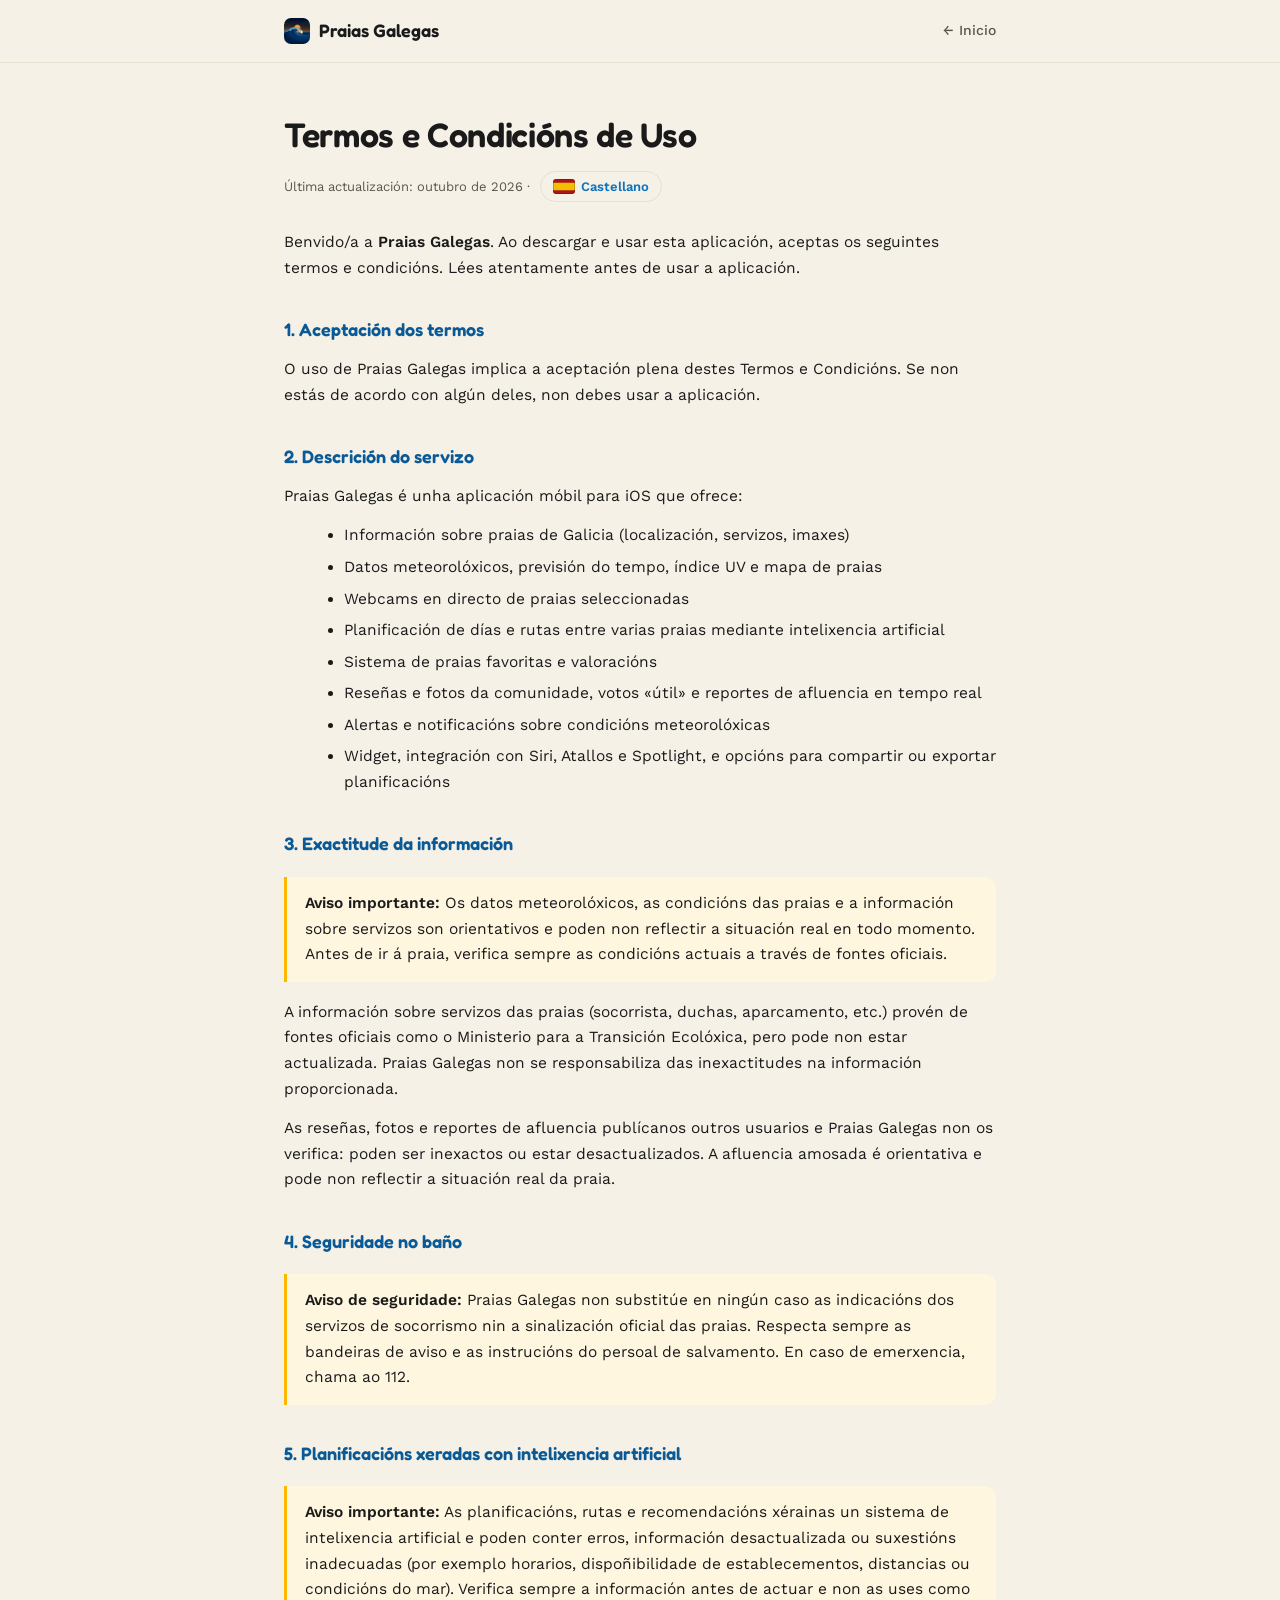
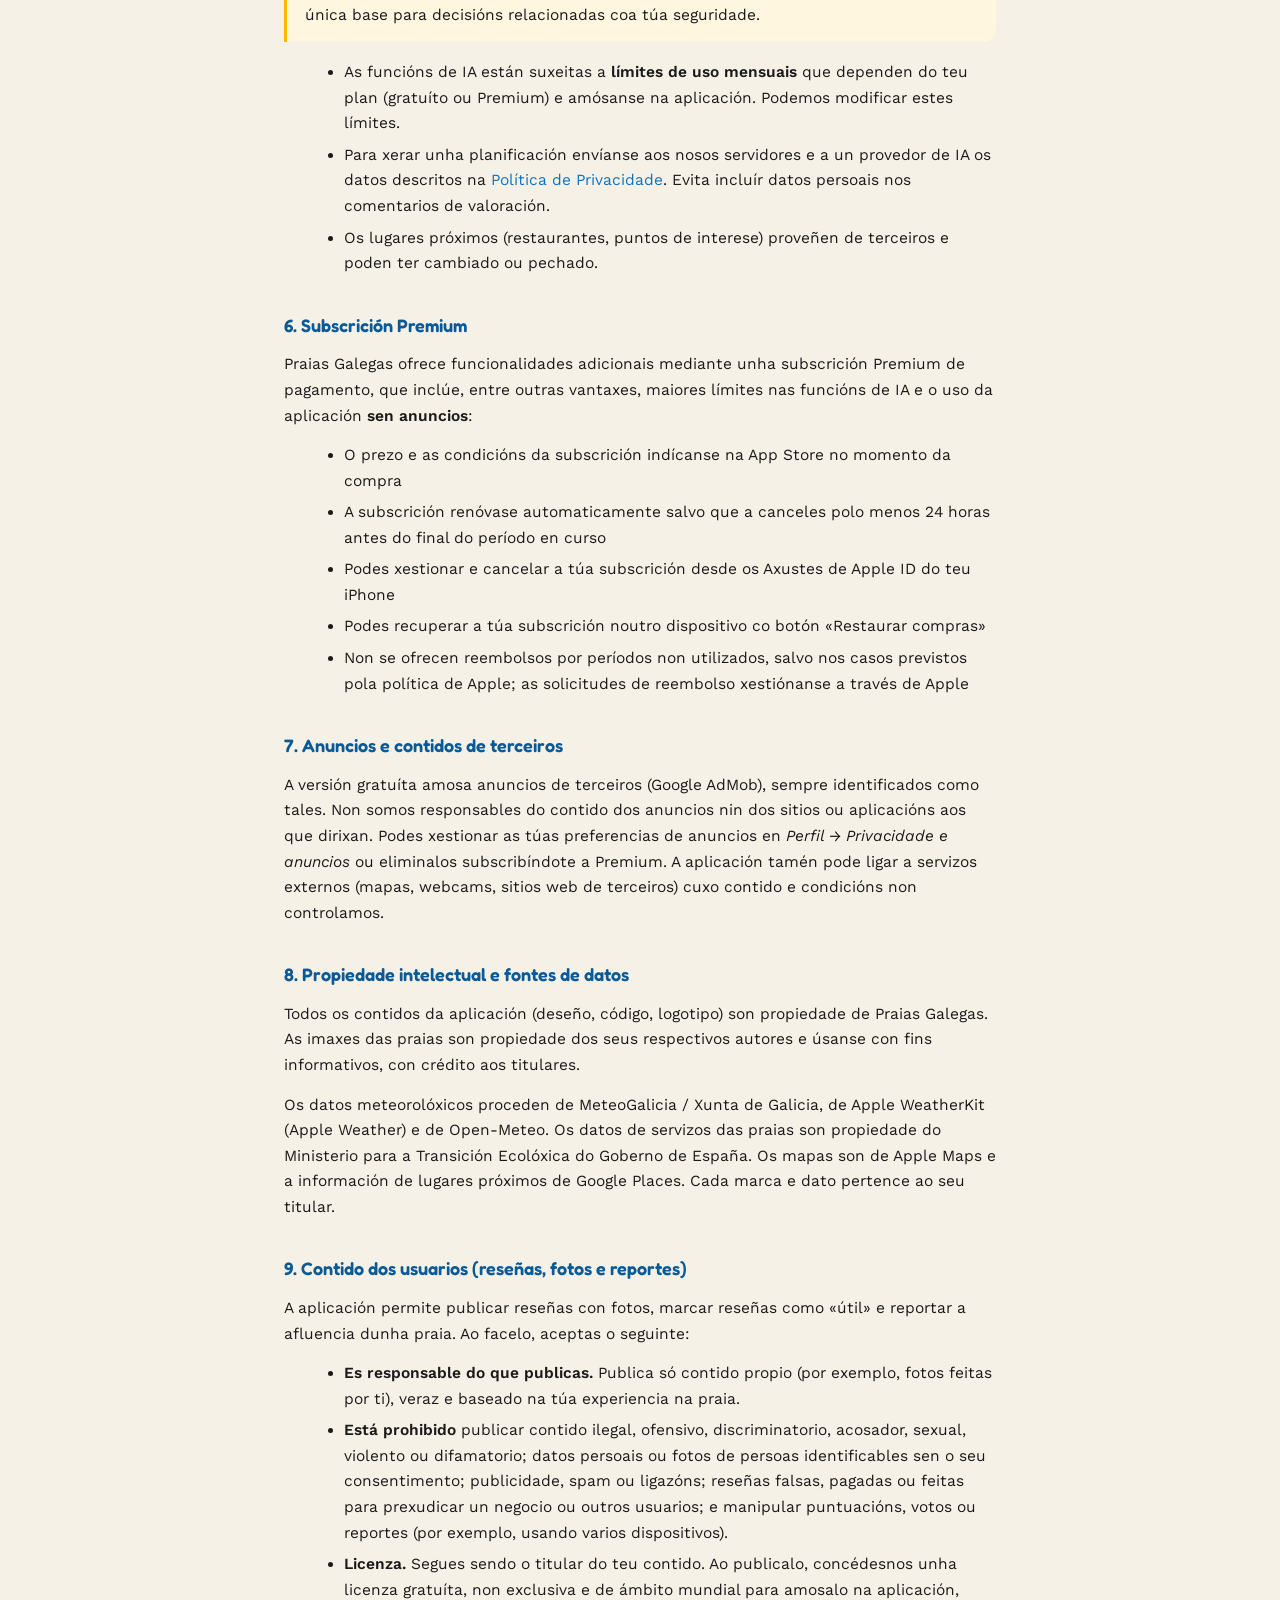
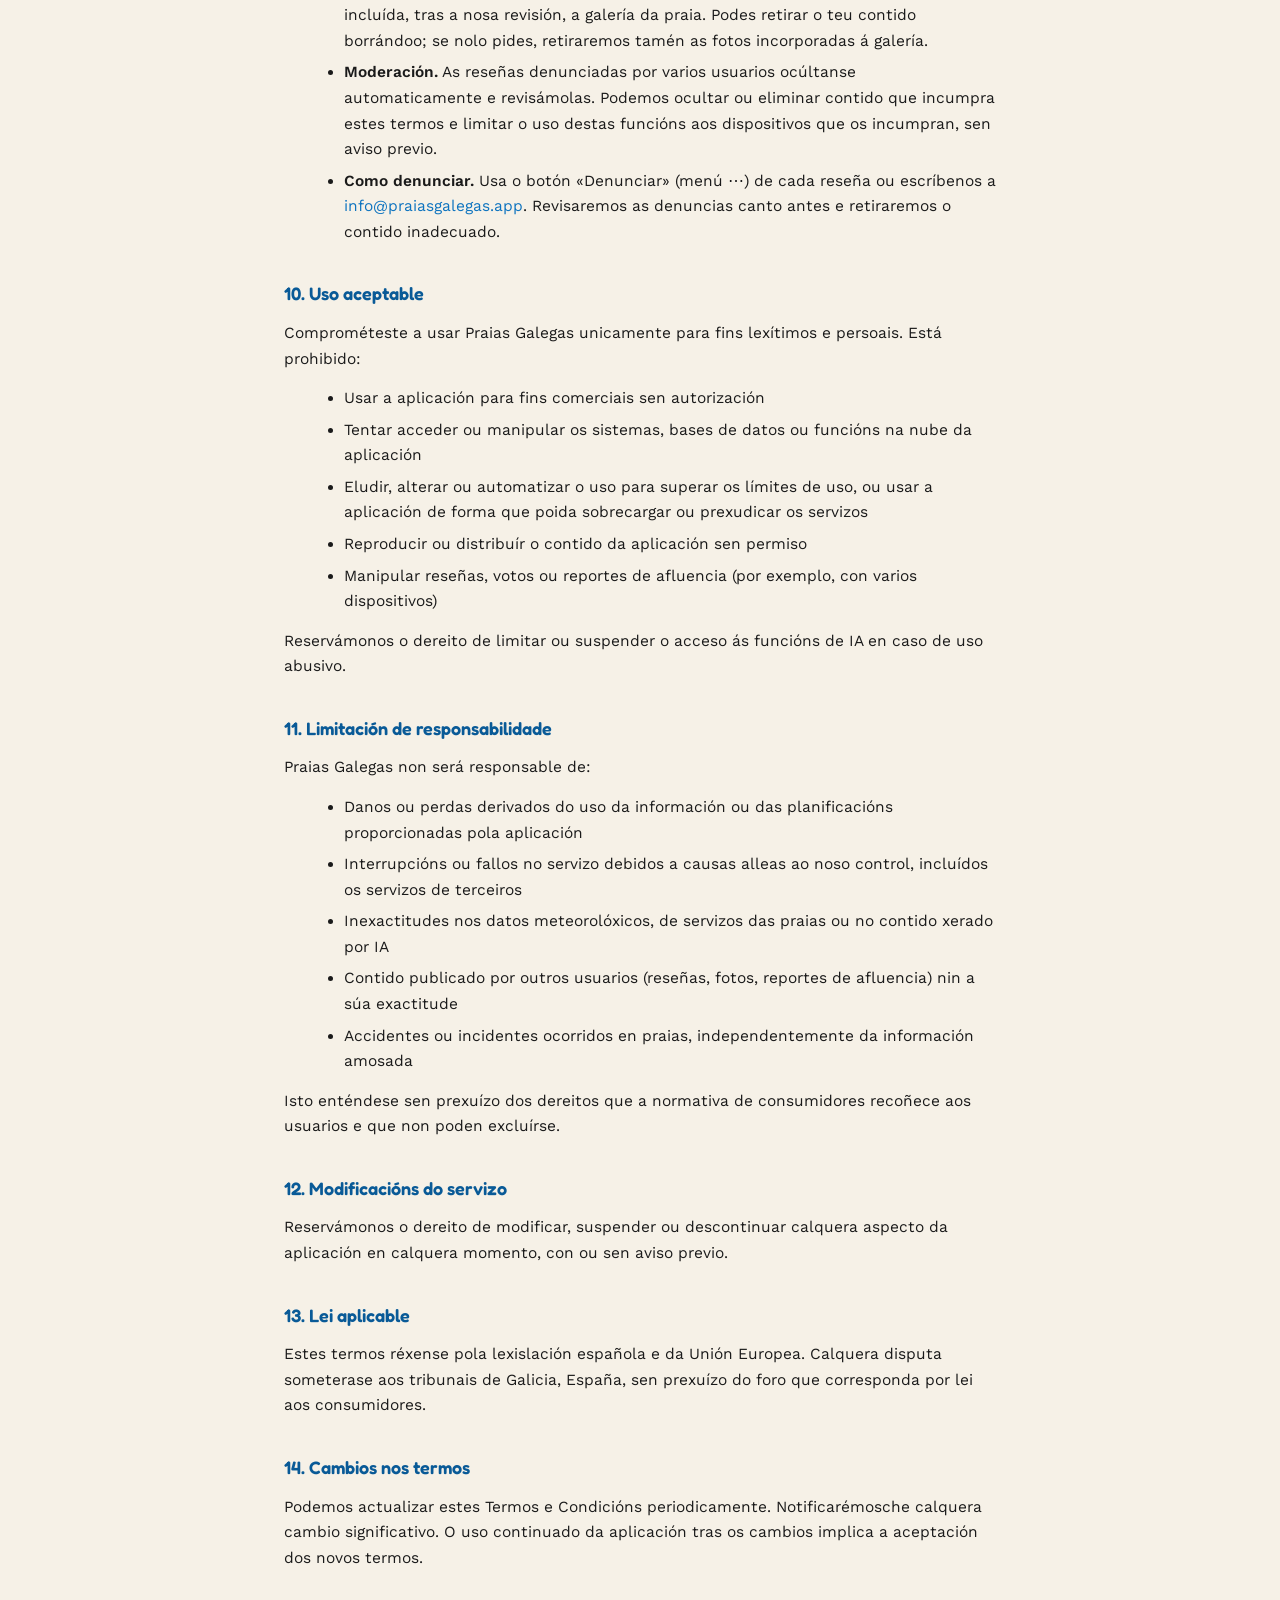
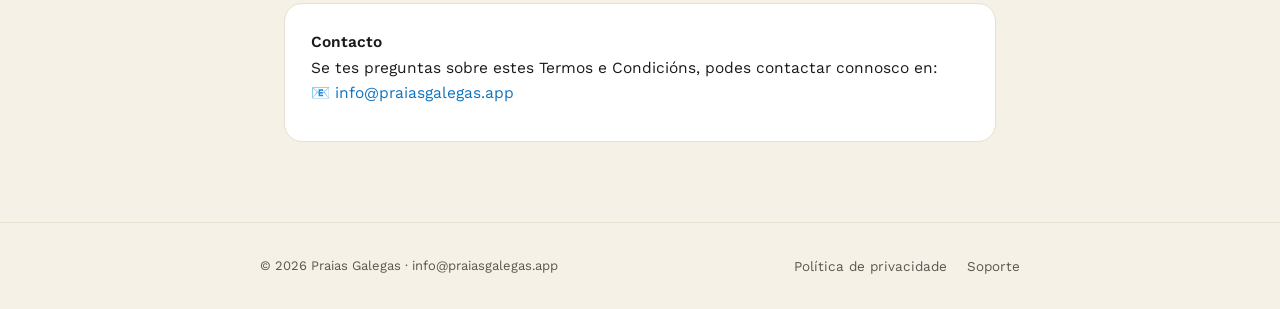
<file: termos.html>
<!DOCTYPE html>
<html lang="gl">
<head>
<meta charset="UTF-8">
<meta name="viewport" content="width=device-width, initial-scale=1.0">
<title>Termos e Condicións — Praias Galegas</title>
<meta name="description" content="Termos e condicións de uso de Praias Galegas.">
<link rel="stylesheet" href="https://fonts.googleapis.com/css2?family=Fredoka:wght@500;600;700&family=Work+Sans:wght@400;500;600;700&display=swap">
<link rel="icon" type="image/png" href="img/favicon-32.png">
<link rel="apple-touch-icon" href="img/apple-touch-icon.png">
<link rel="stylesheet" href="legal.css">
</head>
<body>
<header>
  <div class="header-row">
    <a class="brand" href="index.html"><img class="brand-logo" src="img/logo.png" alt=""> Praias Galegas</a>
    <a class="header-back" href="index.html">← Inicio</a>
  </div>
</header>
<div class="container">
  <h1>Termos e Condicións de Uso</h1>
  <div class="updated">Última actualización: outubro de 2026 · <a class="lang-switch" href="terminos.html" hreflang="es" title="Castellano"><svg width="22" height="15" viewBox="0 0 22 15" aria-hidden="true"><defs><clipPath id="fl"><rect width="22" height="15" rx="3"/></clipPath></defs><g clip-path="url(#fl)"><rect width="22" height="15" fill="#AA151B"/><rect y="3.75" width="22" height="7.5" fill="#F1BF00"/></g><rect x=".5" y=".5" width="21" height="14" rx="2.5" fill="none" stroke="rgba(0,0,0,.18)"/></svg>Castellano</a></div>

  <p>Benvido/a a <strong>Praias Galegas</strong>. Ao descargar e usar esta aplicación, aceptas os seguintes termos e condicións. Lées atentamente antes de usar a aplicación.</p>

  <h2>1. Aceptación dos termos</h2>
  <p>O uso de Praias Galegas implica a aceptación plena destes Termos e Condicións. Se non estás de acordo con algún deles, non debes usar a aplicación.</p>

  <h2>2. Descrición do servizo</h2>
  <p>Praias Galegas é unha aplicación móbil para iOS que ofrece:</p>
  <ul>
    <li>Información sobre praias de Galicia (localización, servizos, imaxes)</li>
    <li>Datos meteorolóxicos, previsión do tempo, índice UV e mapa de praias</li>
    <li>Webcams en directo de praias seleccionadas</li>
    <li>Planificación de días e rutas entre varias praias mediante intelixencia artificial</li>
    <li>Sistema de praias favoritas e valoracións</li>
    <li>Reseñas e fotos da comunidade, votos «útil» e reportes de afluencia en tempo real</li>
    <li>Alertas e notificacións sobre condicións meteorolóxicas</li>
    <li>Widget, integración con Siri, Atallos e Spotlight, e opcións para compartir ou exportar planificacións</li>
  </ul>

  <h2>3. Exactitude da información</h2>
  <div class="highlight">
    <p><strong>Aviso importante:</strong> Os datos meteorolóxicos, as condicións das praias e a información sobre servizos son orientativos e poden non reflectir a situación real en todo momento. Antes de ir á praia, verifica sempre as condicións actuais a través de fontes oficiais.</p>
  </div>
  <p>A información sobre servizos das praias (socorrista, duchas, aparcamento, etc.) provén de fontes oficiais como o Ministerio para a Transición Ecolóxica, pero pode non estar actualizada. Praias Galegas non se responsabiliza das inexactitudes na información proporcionada.</p>

  <p>As reseñas, fotos e reportes de afluencia publícanos outros usuarios e Praias Galegas non os verifica: poden ser inexactos ou estar desactualizados. A afluencia amosada é orientativa e pode non reflectir a situación real da praia.</p>

  <h2>4. Seguridade no baño</h2>
  <div class="highlight">
    <p><strong>Aviso de seguridade:</strong> Praias Galegas non substitúe en ningún caso as indicacións dos servizos de socorrismo nin a sinalización oficial das praias. Respecta sempre as bandeiras de aviso e as instrucións do persoal de salvamento. En caso de emerxencia, chama ao 112.</p>
  </div>

  <h2>5. Planificacións xeradas con intelixencia artificial</h2>
  <div class="highlight">
    <p><strong>Aviso importante:</strong> As planificacións, rutas e recomendacións xérainas un sistema de intelixencia artificial e poden conter erros, información desactualizada ou suxestións inadecuadas (por exemplo horarios, dispoñibilidade de establecementos, distancias ou condicións do mar). Verifica sempre a información antes de actuar e non as uses como única base para decisións relacionadas coa túa seguridade.</p>
  </div>
  <ul>
    <li>As funcións de IA están suxeitas a <strong>límites de uso mensuais</strong> que dependen do teu plan (gratuíto ou Premium) e amósanse na aplicación. Podemos modificar estes límites.</li>
    <li>Para xerar unha planificación envíanse aos nosos servidores e a un provedor de IA os datos descritos na <a href="privacidade.html">Política de Privacidade</a>. Evita incluír datos persoais nos comentarios de valoración.</li>
    <li>Os lugares próximos (restaurantes, puntos de interese) proveñen de terceiros e poden ter cambiado ou pechado.</li>
  </ul>

  <h2>6. Subscrición Premium</h2>
  <p>Praias Galegas ofrece funcionalidades adicionais mediante unha subscrición Premium de pagamento, que inclúe, entre outras vantaxes, maiores límites nas funcións de IA e o uso da aplicación <strong>sen anuncios</strong>:</p>
  <ul>
    <li>O prezo e as condicións da subscrición indícanse na App Store no momento da compra</li>
    <li>A subscrición renóvase automaticamente salvo que a canceles polo menos 24 horas antes do final do período en curso</li>
    <li>Podes xestionar e cancelar a túa subscrición desde os Axustes de Apple ID do teu iPhone</li>
    <li>Podes recuperar a túa subscrición noutro dispositivo co botón «Restaurar compras»</li>
    <li>Non se ofrecen reembolsos por períodos non utilizados, salvo nos casos previstos pola política de Apple; as solicitudes de reembolso xestiónanse a través de Apple</li>
  </ul>

  <h2>7. Anuncios e contidos de terceiros</h2>
  <p>A versión gratuíta amosa anuncios de terceiros (Google AdMob), sempre identificados como tales. Non somos responsables do contido dos anuncios nin dos sitios ou aplicacións aos que dirixan. Podes xestionar as túas preferencias de anuncios en <em>Perfil → Privacidade e anuncios</em> ou eliminalos subscribíndote a Premium. A aplicación tamén pode ligar a servizos externos (mapas, webcams, sitios web de terceiros) cuxo contido e condicións non controlamos.</p>

  <h2>8. Propiedade intelectual e fontes de datos</h2>
  <p>Todos os contidos da aplicación (deseño, código, logotipo) son propiedade de Praias Galegas. As imaxes das praias son propiedade dos seus respectivos autores e úsanse con fins informativos, con crédito aos titulares.</p>
  <p>Os datos meteorolóxicos proceden de MeteoGalicia / Xunta de Galicia, de Apple WeatherKit (Apple Weather) e de Open-Meteo. Os datos de servizos das praias son propiedade do Ministerio para a Transición Ecolóxica do Goberno de España. Os mapas son de Apple Maps e a información de lugares próximos de Google Places. Cada marca e dato pertence ao seu titular.</p>

  <h2>9. Contido dos usuarios (reseñas, fotos e reportes)</h2>
  <p>A aplicación permite publicar reseñas con fotos, marcar reseñas como «útil» e reportar a afluencia dunha praia. Ao facelo, aceptas o seguinte:</p>
  <ul>
    <li><strong>Es responsable do que publicas.</strong> Publica só contido propio (por exemplo, fotos feitas por ti), veraz e baseado na túa experiencia na praia.</li>
    <li><strong>Está prohibido</strong> publicar contido ilegal, ofensivo, discriminatorio, acosador, sexual, violento ou difamatorio; datos persoais ou fotos de persoas identificables sen o seu consentimento; publicidade, spam ou ligazóns; reseñas falsas, pagadas ou feitas para prexudicar un negocio ou outros usuarios; e manipular puntuacións, votos ou reportes (por exemplo, usando varios dispositivos).</li>
    <li><strong>Licenza.</strong> Segues sendo o titular do teu contido. Ao publicalo, concédesnos unha licenza gratuíta, non exclusiva e de ámbito mundial para amosalo na aplicación, incluída, tras a nosa revisión, a galería da praia. Podes retirar o teu contido borrándoo; se nolo pides, retiraremos tamén as fotos incorporadas á galería.</li>
    <li><strong>Moderación.</strong> As reseñas denunciadas por varios usuarios ocúltanse automaticamente e revisámolas. Podemos ocultar ou eliminar contido que incumpra estes termos e limitar o uso destas funcións aos dispositivos que os incumpran, sen aviso previo.</li>
    <li><strong>Como denunciar.</strong> Usa o botón «Denunciar» (menú ⋯) de cada reseña ou escríbenos a <a href="mailto:info@praiasgalegas.app">info@praiasgalegas.app</a>. Revisaremos as denuncias canto antes e retiraremos o contido inadecuado.</li>
  </ul>

  <h2>10. Uso aceptable</h2>
  <p>Comprométeste a usar Praias Galegas unicamente para fins lexítimos e persoais. Está prohibido:</p>
  <ul>
    <li>Usar a aplicación para fins comerciais sen autorización</li>
    <li>Tentar acceder ou manipular os sistemas, bases de datos ou funcións na nube da aplicación</li>
    <li>Eludir, alterar ou automatizar o uso para superar os límites de uso, ou usar a aplicación de forma que poida sobrecargar ou prexudicar os servizos</li>
    <li>Reproducir ou distribuír o contido da aplicación sen permiso</li>
    <li>Manipular reseñas, votos ou reportes de afluencia (por exemplo, con varios dispositivos)</li>
  </ul>
  <p>Reservámonos o dereito de limitar ou suspender o acceso ás funcións de IA en caso de uso abusivo.</p>

  <h2>11. Limitación de responsabilidade</h2>
  <p>Praias Galegas non será responsable de:</p>
  <ul>
    <li>Danos ou perdas derivados do uso da información ou das planificacións proporcionadas pola aplicación</li>
    <li>Interrupcións ou fallos no servizo debidos a causas alleas ao noso control, incluídos os servizos de terceiros</li>
    <li>Inexactitudes nos datos meteorolóxicos, de servizos das praias ou no contido xerado por IA</li>
    <li>Contido publicado por outros usuarios (reseñas, fotos, reportes de afluencia) nin a súa exactitude</li>
    <li>Accidentes ou incidentes ocorridos en praias, independentemente da información amosada</li>
  </ul>
  <p>Isto enténdese sen prexuízo dos dereitos que a normativa de consumidores recoñece aos usuarios e que non poden excluírse.</p>

  <h2>12. Modificacións do servizo</h2>
  <p>Reservámonos o dereito de modificar, suspender ou descontinuar calquera aspecto da aplicación en calquera momento, con ou sen aviso previo.</p>

  <h2>13. Lei aplicable</h2>
  <p>Estes termos réxense pola lexislación española e da Unión Europea. Calquera disputa someterase aos tribunais de Galicia, España, sen prexuízo do foro que corresponda por lei aos consumidores.</p>

  <h2>14. Cambios nos termos</h2>
  <p>Podemos actualizar estes Termos e Condicións periodicamente. Notificarémosche calquera cambio significativo. O uso continuado da aplicación tras os cambios implica a aceptación dos novos termos.</p>

  <div class="contact-box">
    <p><strong>Contacto</strong><br>
    Se tes preguntas sobre estes Termos e Condicións, podes contactar connosco en:<br>
    📧 <a href="mailto:info@praiasgalegas.app">info@praiasgalegas.app</a></p>
  </div>

</div>
<footer>
  <div class="footer-row">
    <div class="footer-copy">© 2026 Praias Galegas · info@praiasgalegas.app</div>
    <div class="footer-links">
      <a href="privacidade.html">Política de privacidade</a>
      <a href="soporte-gl.html">Soporte</a>
    </div>
  </div>
</footer>
</body>
</html>
</file>
<file: legal.css>
:root{
  --cream:#F6F1E7; --white:#FFFFFF; --ink:#1A1A1A; --ink-soft:#5B5650;
  --ocean:#0D73BF; --ocean-dark:#095A97; --sea:#269966; --gold:#FFB800; --line:#E7DFCF;
}
*{box-sizing:border-box}
body{margin:0;background:var(--cream);color:var(--ink);font-family:'Work Sans',sans-serif;-webkit-font-smoothing:antialiased;line-height:1.65}
h1,h2,h3{font-family:'Fredoka',sans-serif;font-weight:600;margin:0;color:var(--ink)}
p{margin:0 0 14px}
a{color:var(--ocean);text-decoration:none}
a:hover{text-decoration:underline}

header{position:sticky;top:0;z-index:20;background:rgba(246,241,231,.9);backdrop-filter:blur(10px);border-bottom:1px solid var(--line)}
.header-row{max-width:760px;margin:0 auto;padding:16px 24px;display:flex;align-items:center;justify-content:space-between;gap:16px}
.brand{display:flex;align-items:center;gap:9px;font-family:'Fredoka',sans-serif;font-weight:600;font-size:18px;color:var(--ink)}
.brand:hover{text-decoration:none}
.brand-logo{width:26px;height:26px;border-radius:7px;display:block}
.header-back{font-size:14px;font-weight:500;color:var(--ink-soft)}
.header-back:hover{color:var(--ocean)}

.container{max-width:760px;margin:0 auto;padding:44px 24px 60px}

.page-head{margin-bottom:28px;padding-bottom:20px;border-bottom:1px solid var(--line)}
.subtitle{font-size:14px;color:var(--ink-soft);margin-top:2px}

h1{font-size:clamp(26px,4.5vw,34px);letter-spacing:-.01em;margin-bottom:8px}
.updated{font-size:13px;color:var(--ink-soft);margin-bottom:28px;display:flex;align-items:center;gap:10px;flex-wrap:wrap}
.lang-switch{display:inline-flex;align-items:center;gap:6px;font-weight:600;font-size:13px;color:var(--ocean);border:1px solid var(--line);border-radius:999px;padding:4px 12px}
.lang-switch svg{display:block;flex:none}
.lang-switch:hover{border-color:var(--ocean);text-decoration:none}

h2{font-size:18px;margin:34px 0 12px;color:var(--ocean-dark)}
.lead{font-size:16.5px;color:var(--ink-soft);margin-bottom:30px}
p,li{font-size:15.5px;color:var(--ink)}
ul{margin:10px 0 14px 20px}
li{margin-bottom:6px}
strong{font-weight:600}

.highlight{background:#FFF6E0;border-left:3px solid var(--gold);padding:14px 18px;border-radius:0 12px 12px 0;margin:18px 0}
.highlight p{margin:0}

.faq-item{background:var(--white);border:1px solid var(--line);border-radius:16px;padding:18px 20px;margin-bottom:12px}
.faq-item h3{font-family:'Work Sans',sans-serif;font-size:15.5px;font-weight:600;margin-bottom:6px;color:var(--ink)}
.faq-item p{margin:0;font-size:14.5px;color:var(--ink-soft)}

.contact-box{background:var(--white);border:1px solid var(--line);border-radius:18px;padding:26px;margin-top:32px}
.contact-box h3{font-size:16px;margin-bottom:10px}
.contact-box p{margin:0 0 8px}

.btn{display:inline-flex;align-items:center;justify-content:center;gap:8px;font-family:'Work Sans',sans-serif;font-weight:600;font-size:15px;padding:13px 26px;border-radius:999px;border:none;cursor:pointer;background:var(--ocean);color:#fff;transition:transform .15s ease,background .15s ease;margin-top:8px}
.btn:hover{transform:translateY(-1px);background:var(--ocean-dark);text-decoration:none}

footer{border-top:1px solid var(--line);padding:32px 24px;margin-top:20px}
.footer-row{max-width:760px;margin:0 auto;display:flex;justify-content:space-between;align-items:center;flex-wrap:wrap;gap:14px}
.footer-links{display:flex;gap:20px;flex-wrap:wrap}
.footer-links a{font-size:13.5px;color:var(--ink-soft)}
.footer-links a:hover{color:var(--ocean)}
.footer-copy{font-size:13px;color:var(--ink-soft)}

@media (max-width:600px){
  .header-row{padding:14px 20px}
  .container{padding:32px 20px 48px}
  h1{font-size:24px}
  h2{font-size:16.5px}
  .lead{font-size:15.5px}
  .footer-row{flex-direction:column;align-items:flex-start;gap:12px}
  .footer-links{gap:14px 18px}
}
</file>
